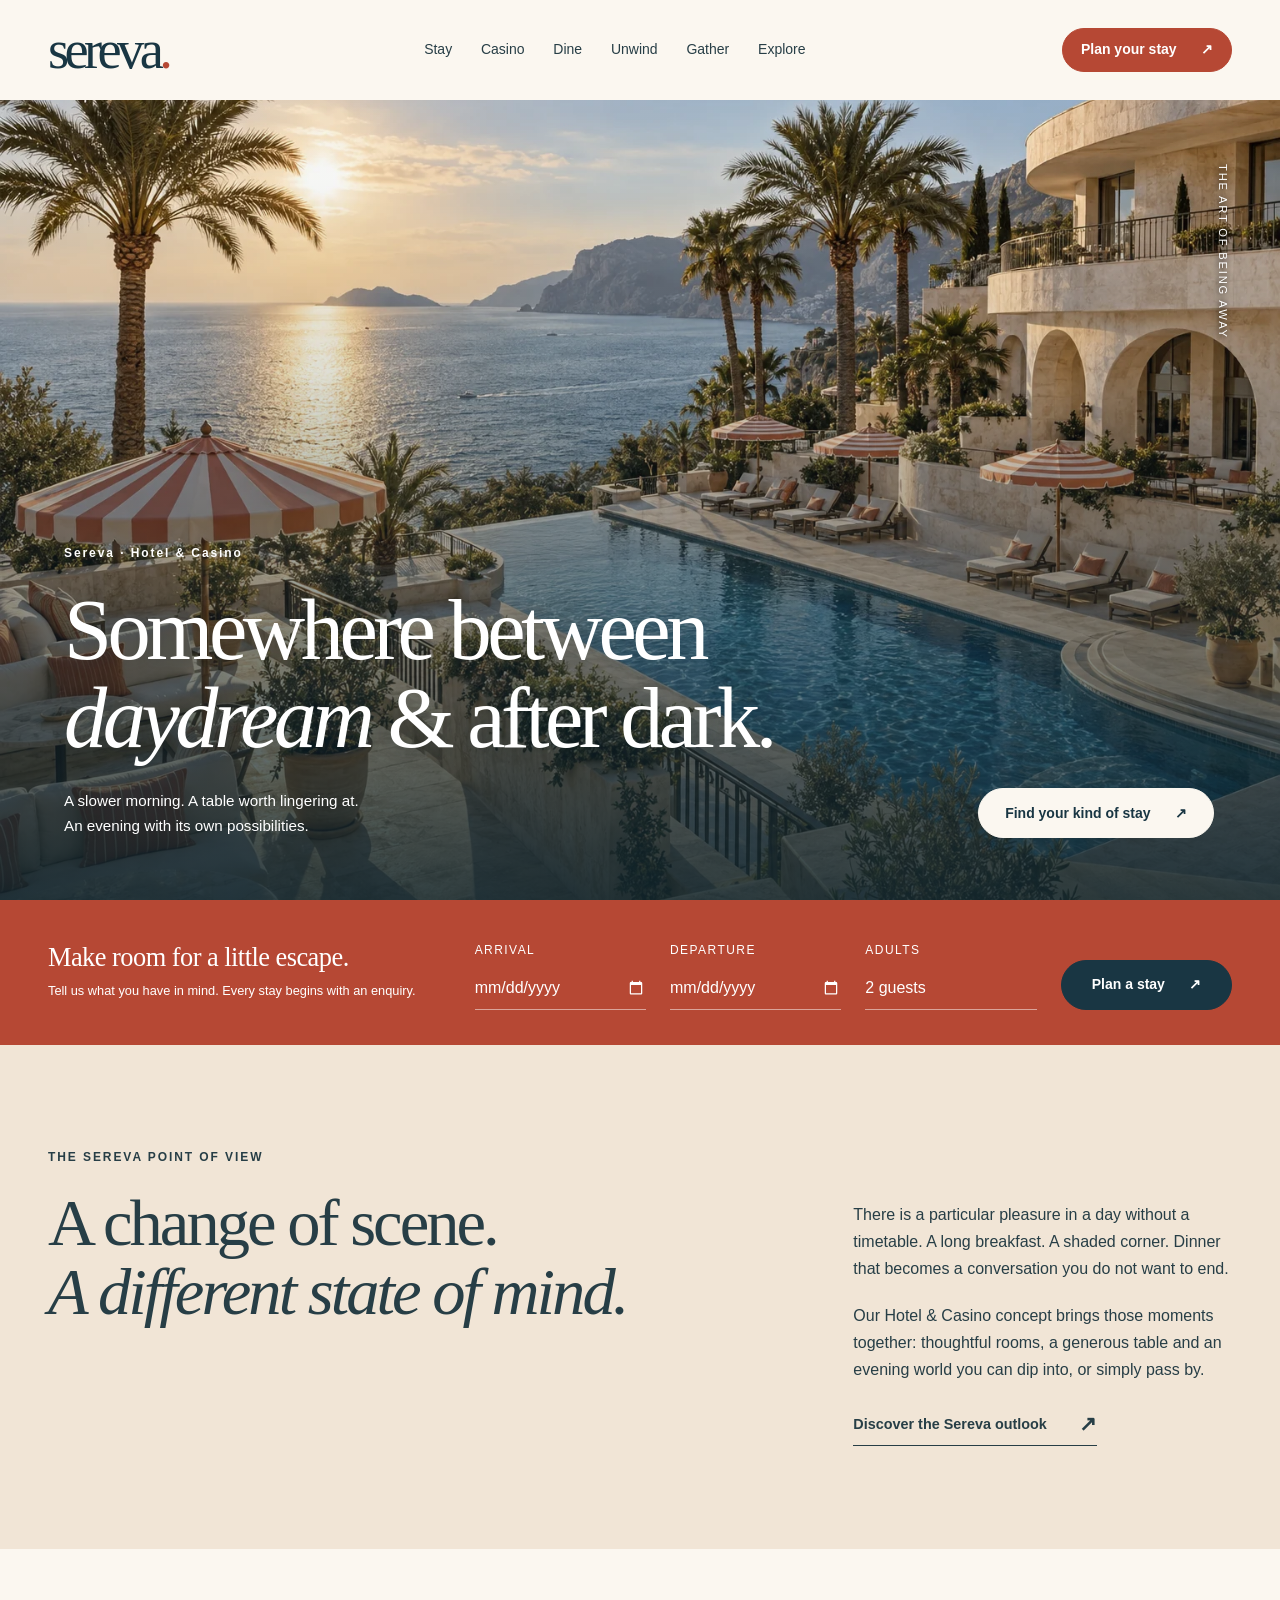
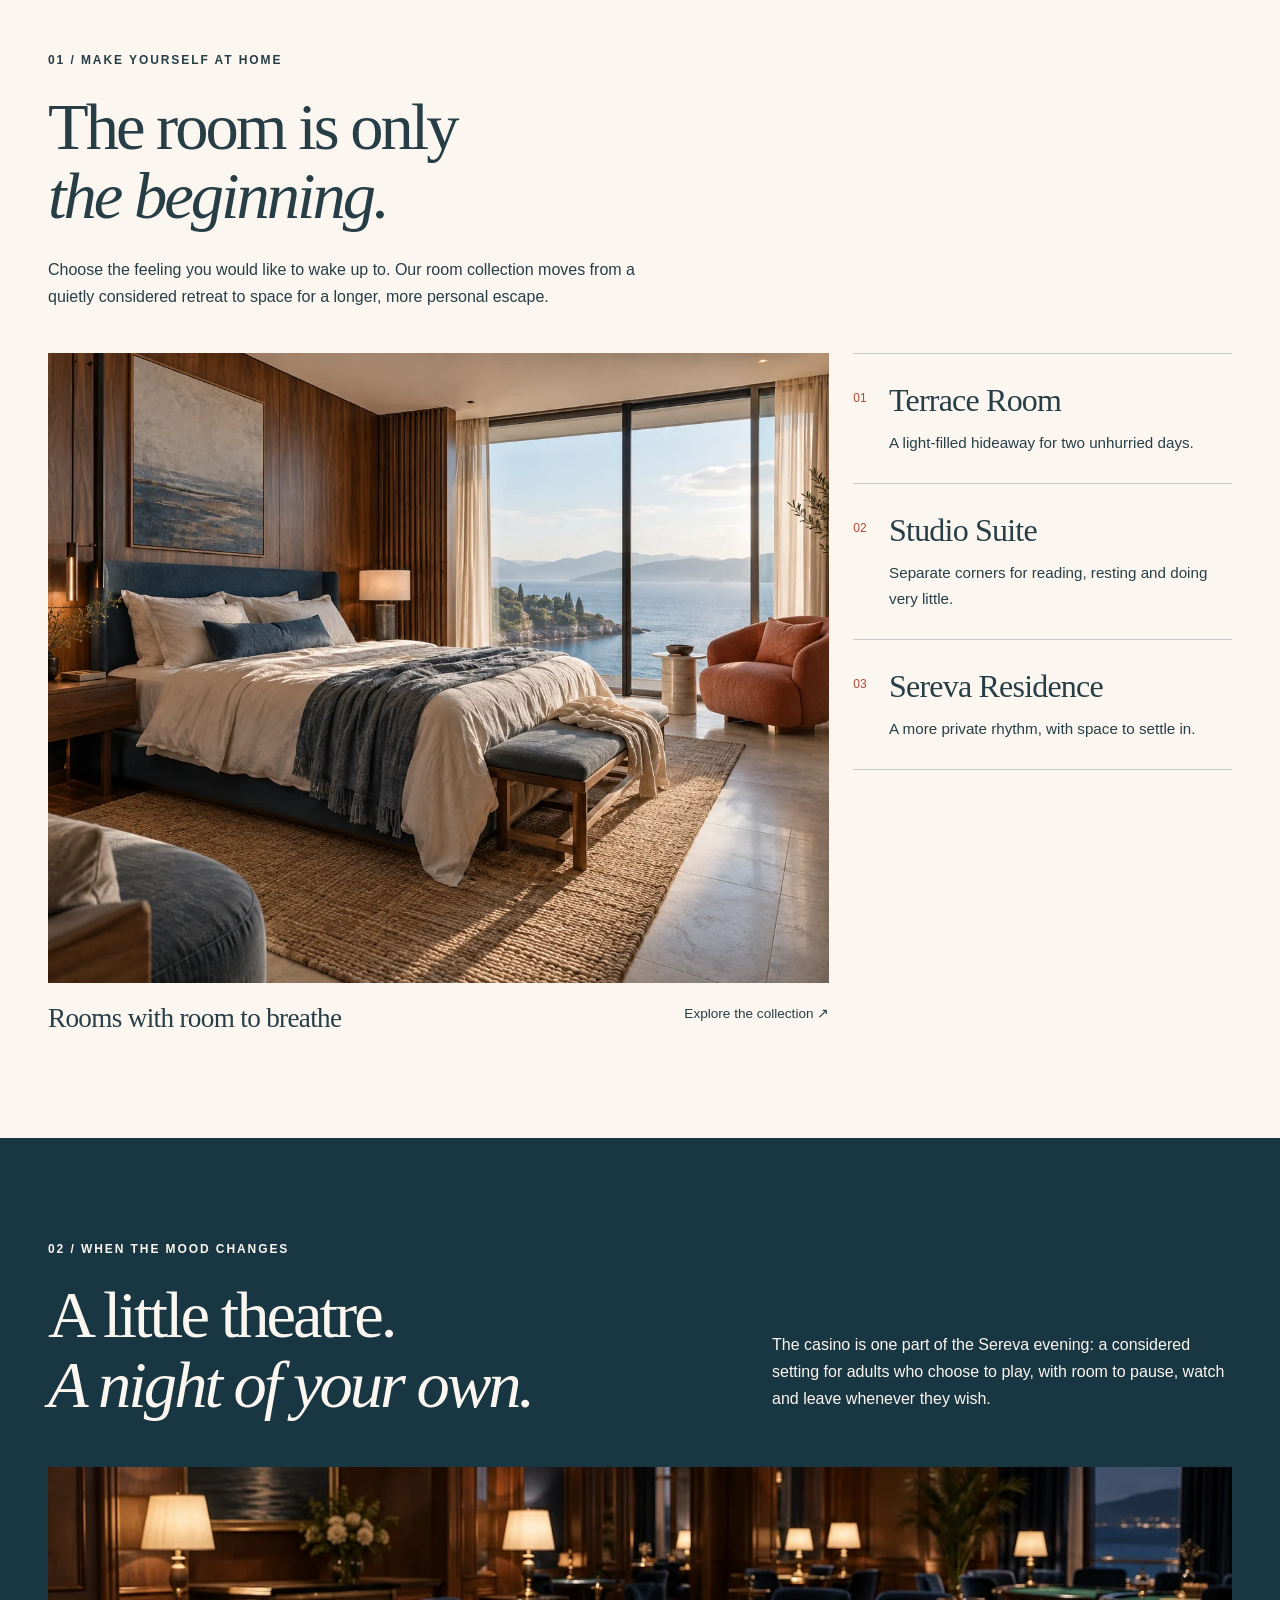
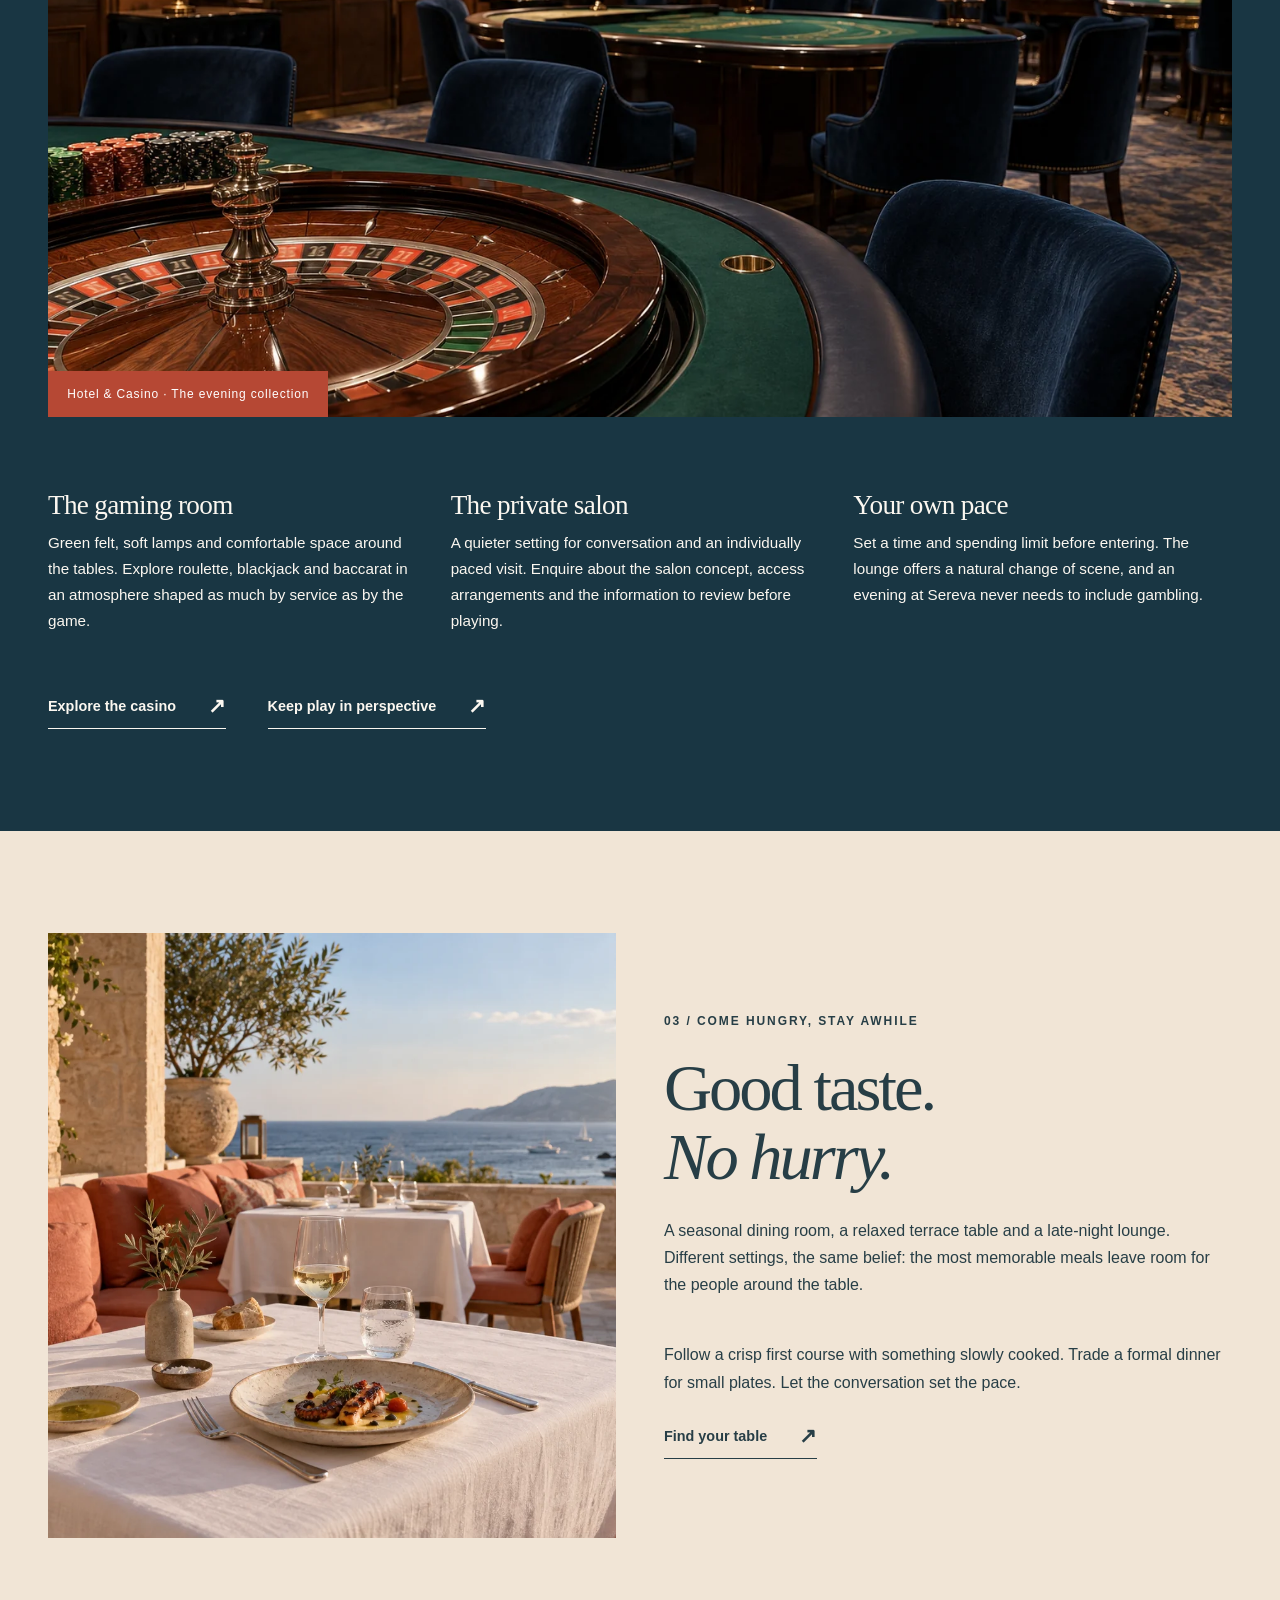
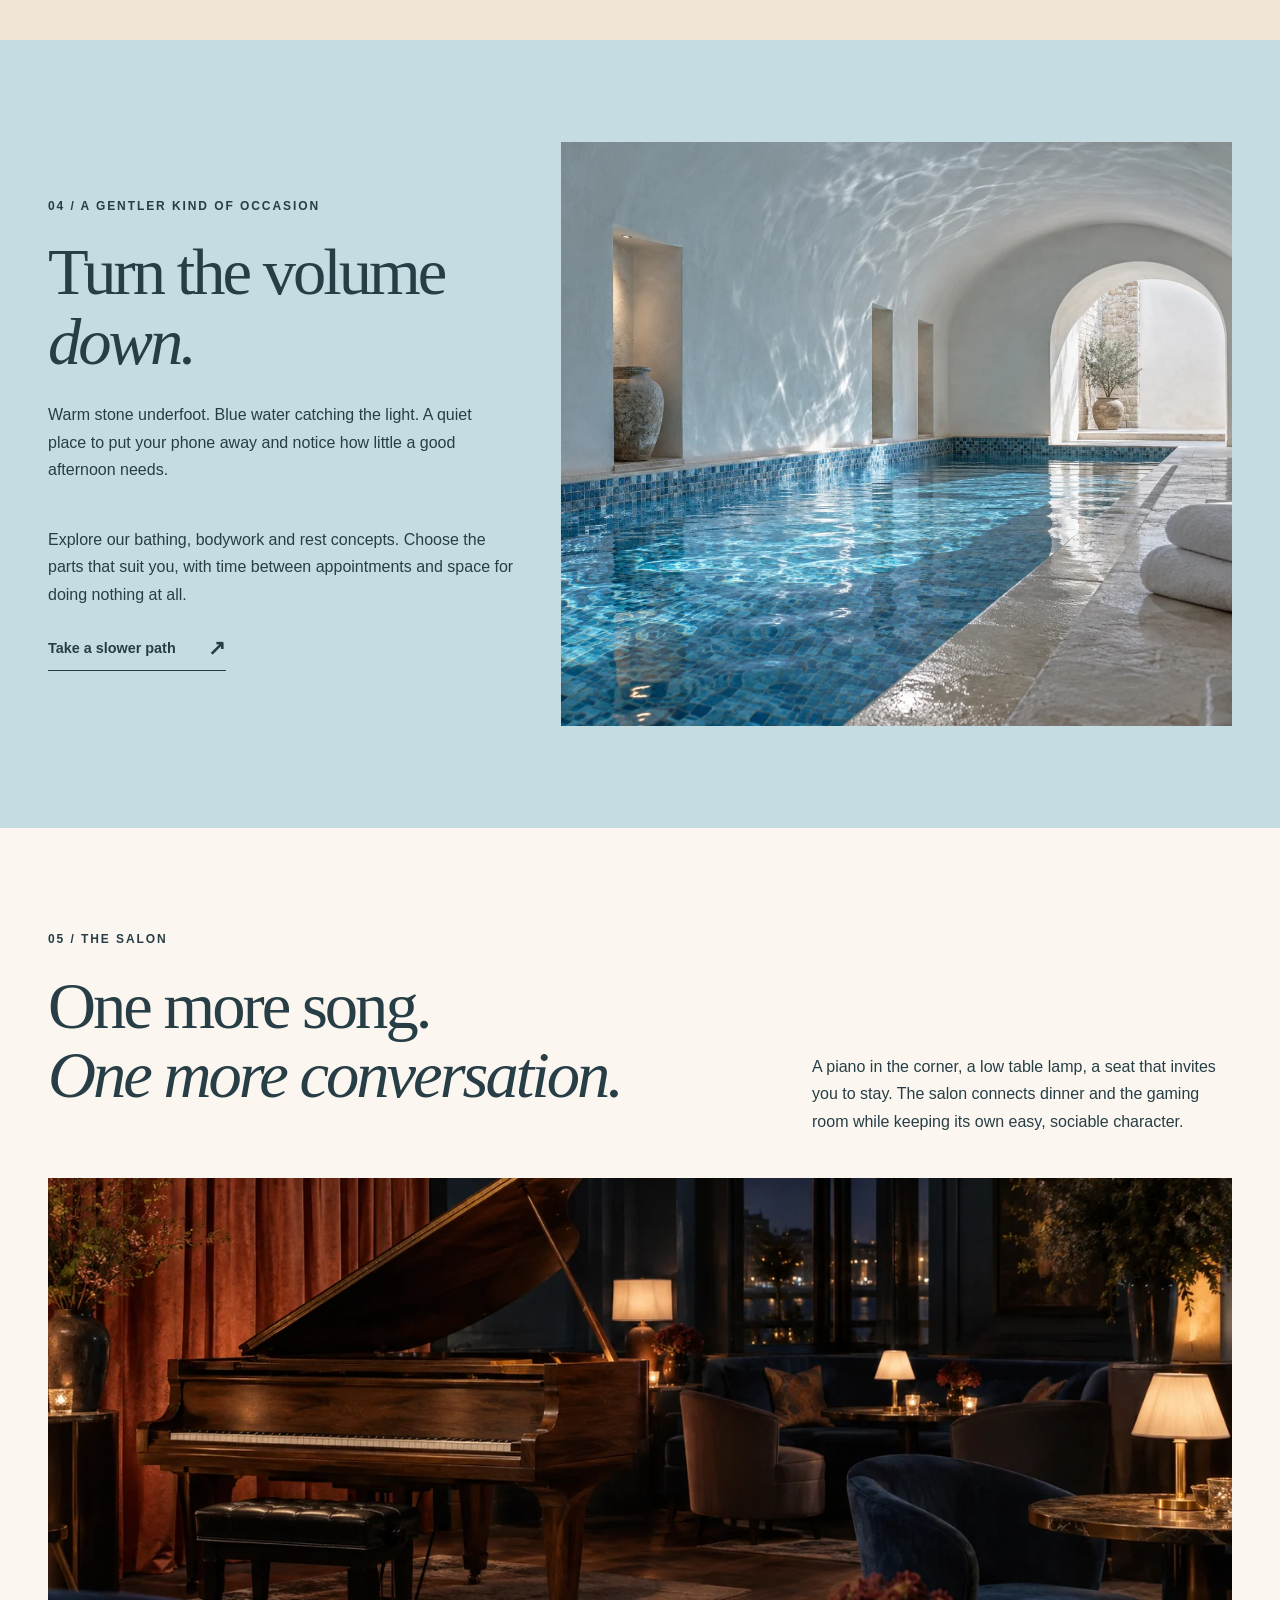
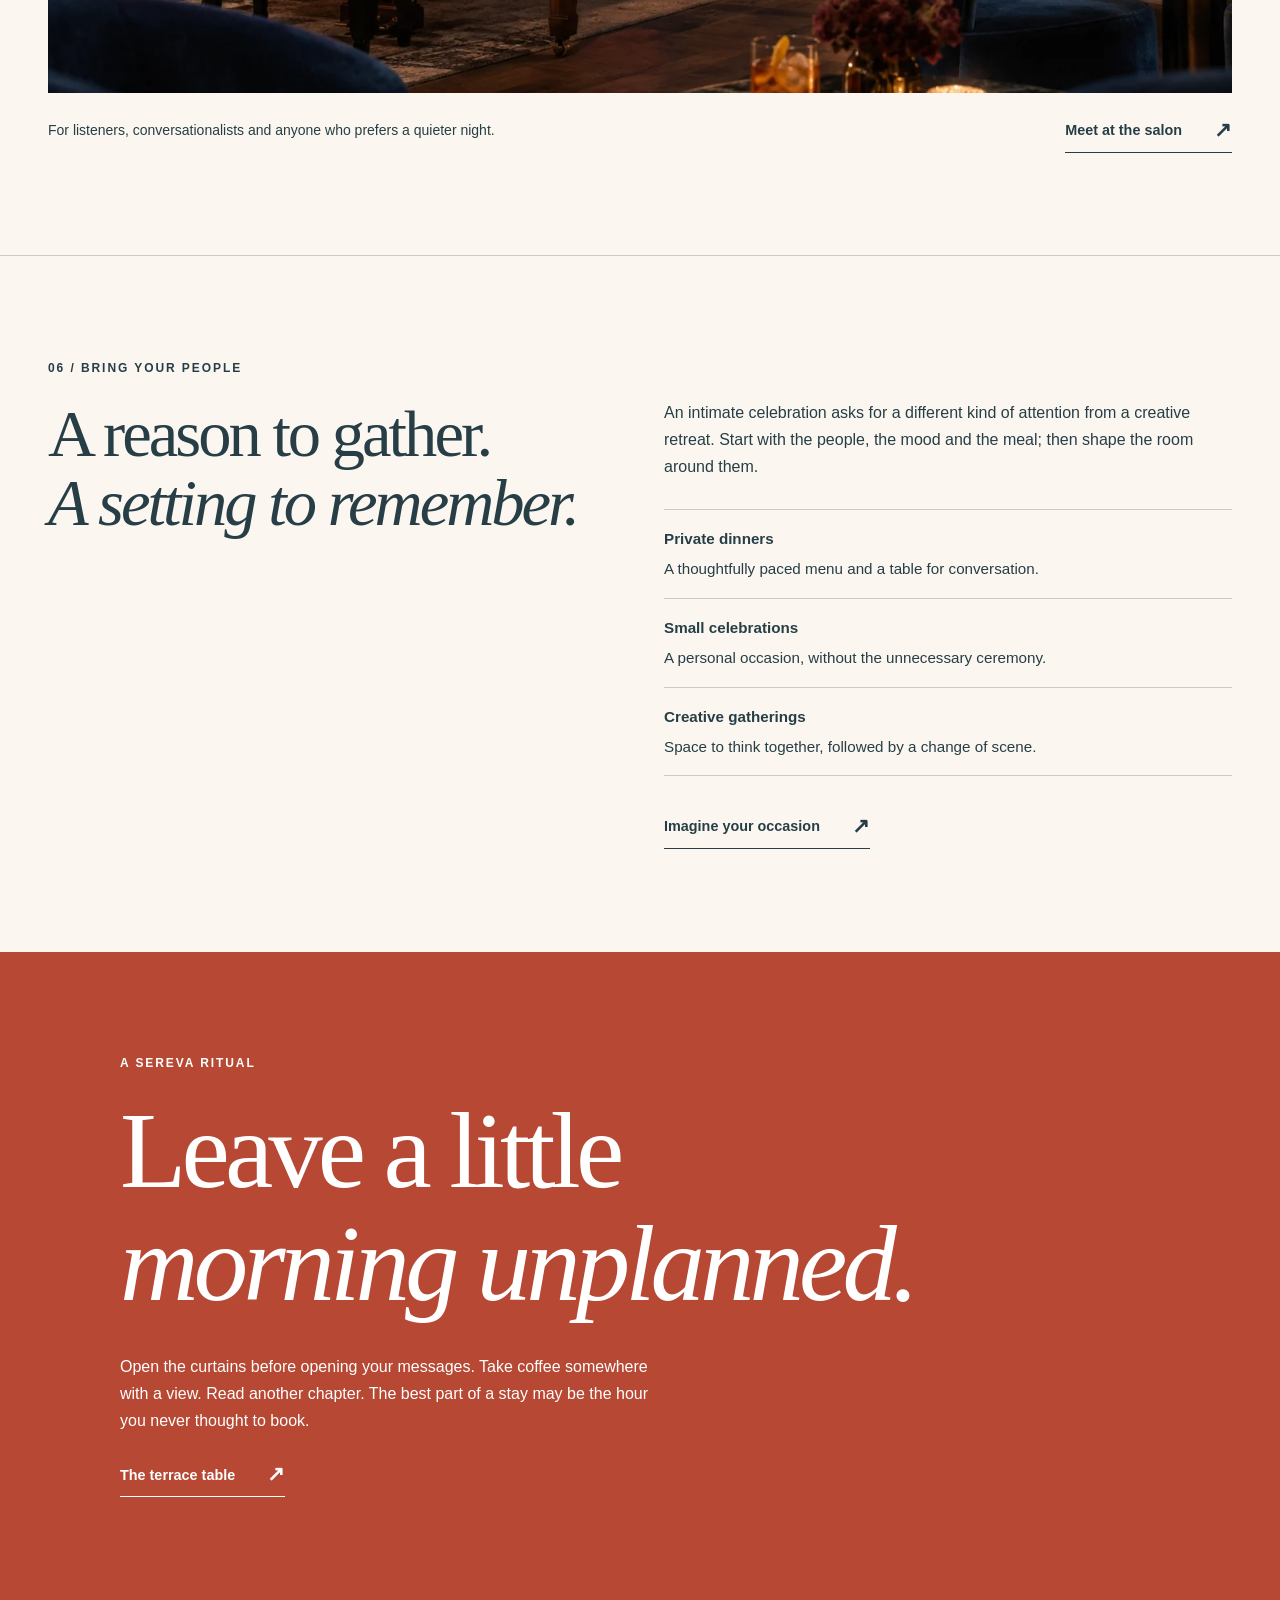
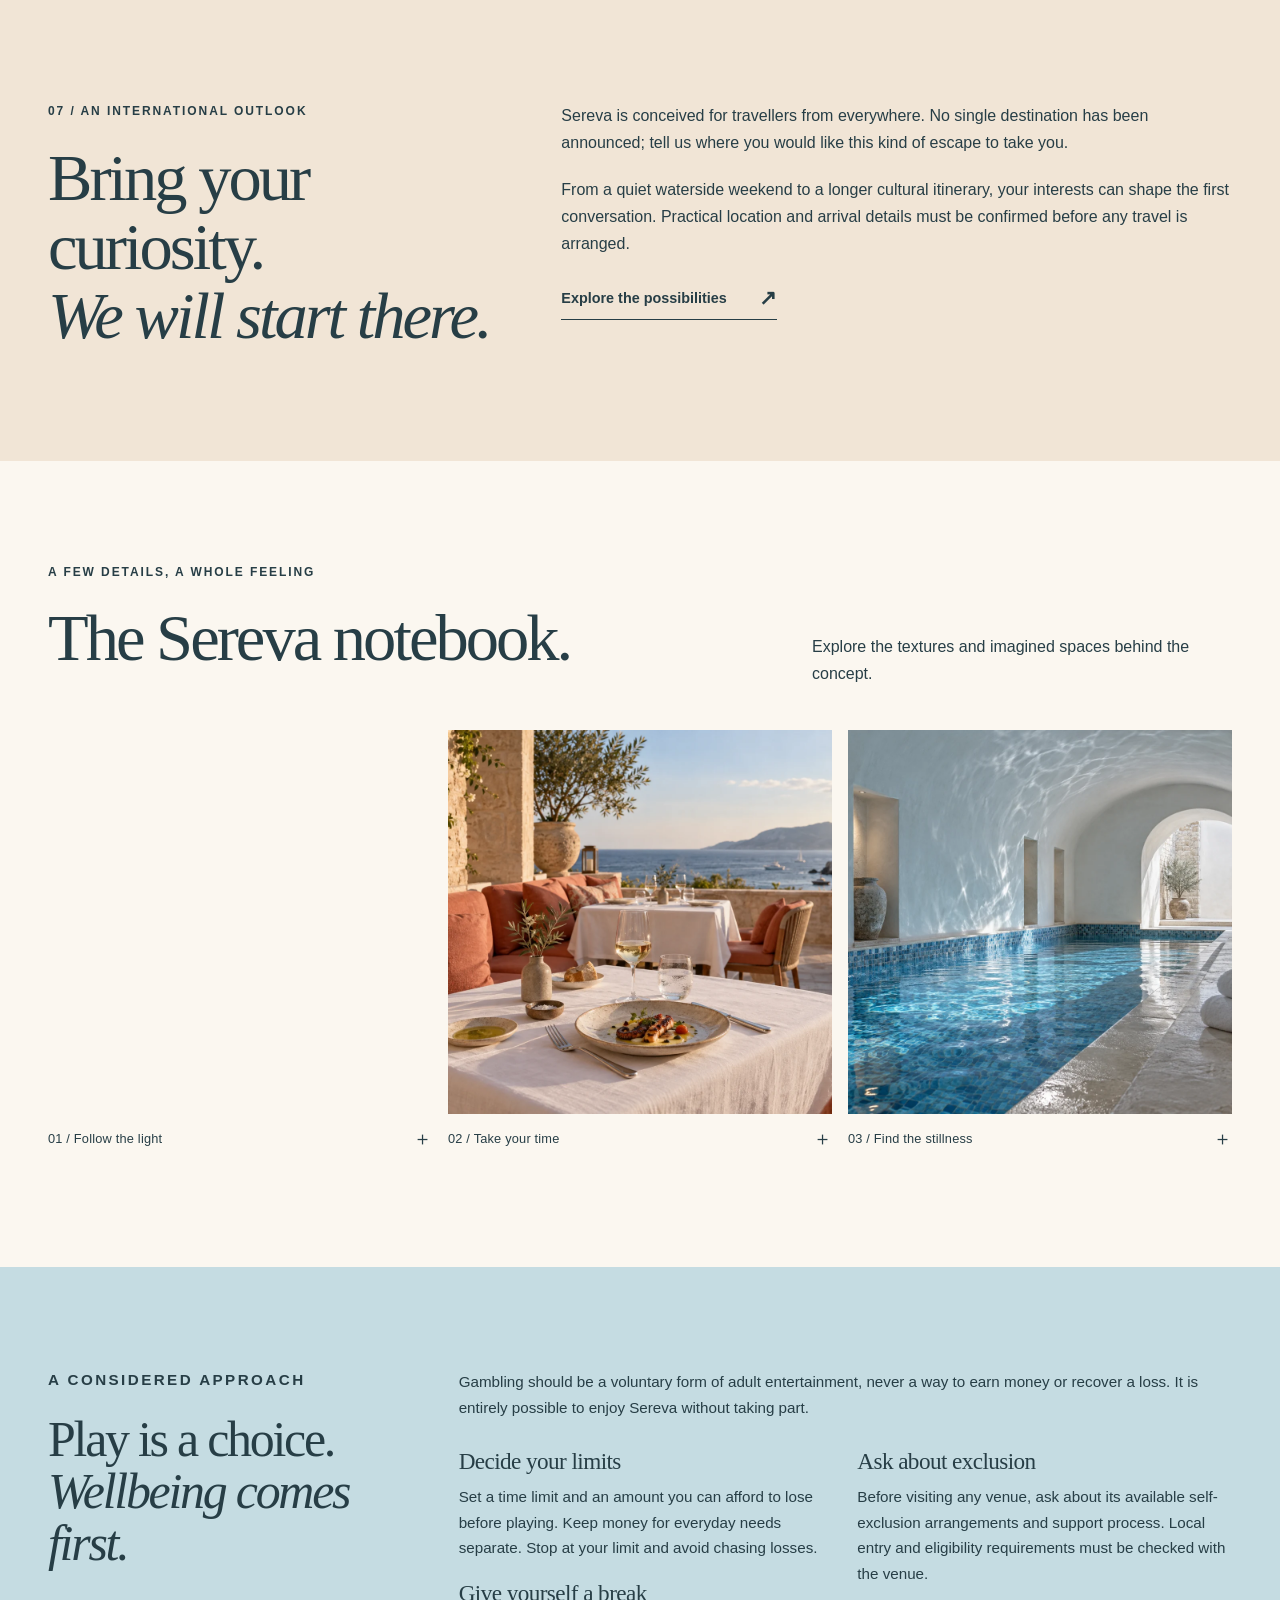
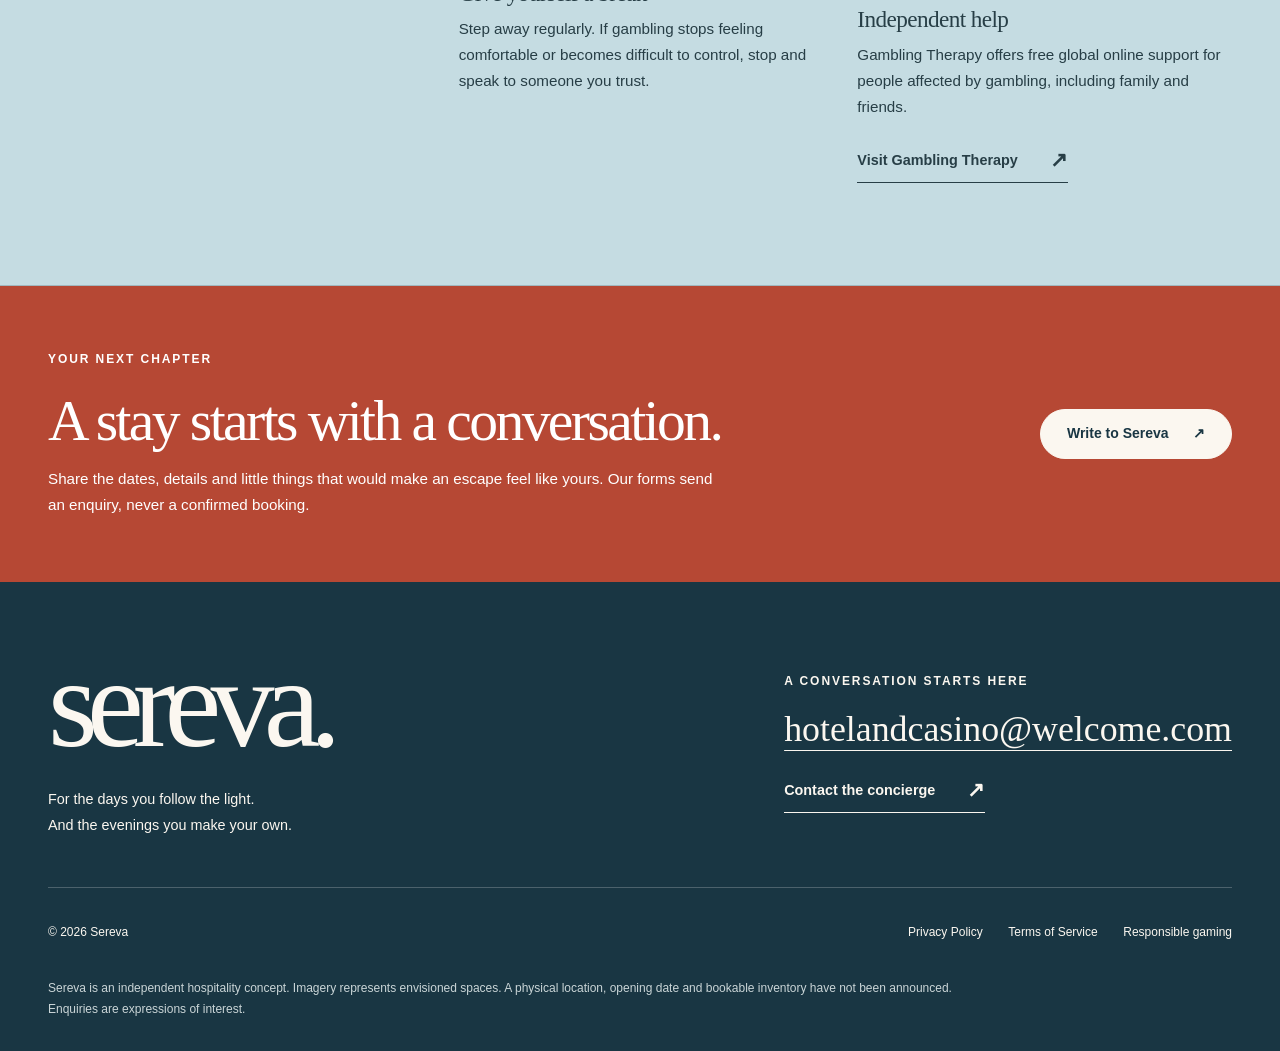
<file: index.html>
<!doctype html>
<html lang="en"><head><meta charset="utf-8"><meta name="viewport" content="width=device-width, initial-scale=1"><title>A different state of mind | Sereva</title>
  <script async src="https://www.googletagmanager.com/gtag/js?id=AW-18148570708"></script>
<script>
  window.dataLayer = window.dataLayer || [];
  function gtag(){dataLayer.push(arguments);}
  gtag('js', new Date());

  gtag('config', 'AW-18148570708');
</script>
  
  <meta name="description" content="Discover Sereva, an international hospitality concept bringing together considered stays, dining, wellness and an optional casino evening."><meta name="theme-color" content="#b64834"><link rel="stylesheet" href="assets/vendor/bootstrap/bootstrap.min.css"><link rel="stylesheet" href="assets/css/styles.css"><script src="assets/js/main.js" defer></script></head><body class="page-index"><a class="skip-link" href="#main">Skip to content</a><header class="site-header"><a class="wordmark" href="index.html" aria-label="Sereva home" aria-current="page">sereva<span class="wordmark-dot">.</span></a><nav class="desktop-nav" aria-label="Main navigation"><a href="rooms.html">Stay</a><a href="casino.html">Casino</a><a href="dining.html">Dine</a><a href="wellness.html">Unwind</a><a href="experiences.html">Gather</a><a href="destination.html">Explore</a></nav><a class="button button-small header-book" href="contact.html#reservation">Plan your stay <span aria-hidden="true">↗</span></a><details class="site-menu"><summary>Menu <span aria-hidden="true">+</span></summary><nav aria-label="Mobile navigation"><a href="index.html" aria-current="page">Home</a><a href="rooms.html">Stay</a><a href="casino.html">Casino</a><a href="dining.html">Dine</a><a href="wellness.html">Unwind</a><a href="experiences.html">Gather</a><a href="destination.html">Explore</a><a href="contact.html">Contact & reservations</a><a href="index.html#responsible-gaming">Responsible gaming</a></nav></details></header><main id="main"><section class="hero" aria-labelledby="hero-title"><img class="hero-image" src="assets/images/terrace.webp" srcset="assets/images/terrace-640.webp 640w, assets/images/terrace-960.webp 960w, assets/images/terrace.webp 1536w" sizes="100vw" width="1536" height="1024" alt="Sunlit modernist resort terrace with a blue pool, coral parasols and an open sea horizon" loading="eager" decoding="auto" fetchpriority="high"><div class="hero-shade"></div><div class="hero-copy"><p class="eyebrow">Sereva · Hotel &amp; Casino</p><h1 id="hero-title">Somewhere between<br><em>daydream</em> &amp; after dark.</h1><div class="hero-bottom"><p>A slower morning. A table worth lingering at.<br>An evening with its own possibilities.</p><a class="button button-light" href="rooms.html">Find your kind of stay<span aria-hidden="true">↗</span></a></div></div><span class="hero-side" aria-hidden="true">The art of being away</span></section>
<section class="planning-band" aria-labelledby="planner-title"><div class="container-wide"><div class="planner-caption"><h2 id="planner-title">Make room for a little escape.</h2><p>Tell us what you have in mind. Every stay begins with an enquiry.</p></div><form class="stay-planner" data-planner action="contact.html#reservation" method="get" id="stay-planner"><div><label for="plan-arrival">Arrival</label><input class="form-control" type="date" id="plan-arrival" name="arrival" aria-describedby="stay-planner-date-error"></div><div><label for="plan-departure">Departure</label><input class="form-control" type="date" id="plan-departure" name="departure" aria-describedby="stay-planner-date-error"></div><div><label for="plan-guests">Adults</label><select class="form-select" name="guests" id="plan-guests"><option value="1">1 guest</option><option value="2" selected>2 guests</option><option value="3">3 guests</option><option value="4">4 guests</option></select></div><button class="button button-dark" type="submit">Plan a stay <span aria-hidden="true">↗</span></button><p class="date-error" id="stay-planner-date-error" role="alert"></p></form></div></section>
<section class="intro-story section-pad"><div class="container-wide"><p class="eyebrow">The Sereva point of view</p><div class="row g-4"><div class="col-lg-8"><h2>A change of scene.<br><em>A different state of mind.</em></h2></div><div class="col-lg-4 story-copy"><p>There is a particular pleasure in a day without a timetable. A long breakfast. A shaded corner. Dinner that becomes a conversation you do not want to end.</p><p>Our Hotel &amp; Casino concept brings those moments together: thoughtful rooms, a generous table and an evening world you can dip into, or simply pass by.</p><a class="text-link" href="destination.html">Discover the Sereva outlook<span aria-hidden="true">↗</span></a></div></div></div></section>
<section class="stay-collection section-pad"><div class="container-wide"><div class="section-heading"><p class="eyebrow">01 / Make yourself at home</p><h2>The room is only<br><em>the beginning.</em></h2><p>Choose the feeling you would like to wake up to. Our room collection moves from a quietly considered retreat to space for a longer, more personal escape.</p></div><div class="row g-4"><div class="col-lg-8"><a class="photo-link" href="rooms.html"><img class="" src="assets/images/suite.webp" srcset="assets/images/suite-640.webp 640w, assets/images/suite.webp 1440w" sizes="(min-width: 992px) 60vw, 100vw" width="1440" height="960" alt="Linen bed and coral lounge chair in a walnut and marine blue suite" loading="lazy" decoding="async"><div class="photo-caption"><h3>Rooms with room to breathe</h3><span>Explore the collection ↗</span></div></a></div><div class="col-lg-4 room-index"><a href="rooms.html#terrace-room"><span>01</span><div><h3>Terrace Room</h3><p>A light-filled hideaway for two unhurried days.</p></div></a><a href="rooms.html#studio-suite"><span>02</span><div><h3>Studio Suite</h3><p>Separate corners for reading, resting and doing very little.</p></div></a><a href="rooms.html#residence"><span>03</span><div><h3>Sereva Residence</h3><p>A more private rhythm, with space to settle in.</p></div></a></div></div></div></section>
<section class="evening-section section-pad"><div class="container-wide"><div class="evening-header"><p class="eyebrow">02 / When the mood changes</p><h2>A little theatre.<br><em>A night of your own.</em></h2><p>The casino is one part of the Sereva evening: a considered setting for adults who choose to play, with room to pause, watch and leave whenever they wish.</p></div><div class="casino-photo"><img class="" src="assets/images/casino.webp" srcset="assets/images/casino-640.webp 640w, assets/images/casino.webp 1440w" sizes="(min-width: 992px) 60vw, 100vw" width="1440" height="960" alt="Roulette wheel and green felt tables in a softly lit casino with walnut panelling" loading="lazy" decoding="async"><span class="image-label">Hotel &amp; Casino · The evening collection</span></div><div class="row g-4 evening-details"><div class="col-md-4"><h3>The gaming room</h3><p>Green felt, soft lamps and comfortable space around the tables. Explore roulette, blackjack and baccarat in an atmosphere shaped as much by service as by the game.</p></div><div class="col-md-4"><h3>The private salon</h3><p>A quieter setting for conversation and an individually paced visit. Enquire about the salon concept, access arrangements and the information to review before playing.</p></div><div class="col-md-4"><h3>Your own pace</h3><p>Set a time and spending limit before entering. The lounge offers a natural change of scene, and an evening at Sereva never needs to include gambling.</p></div></div><div class="inline-actions"><a class="text-link" href="casino.html">Explore the casino<span aria-hidden="true">↗</span></a><a class="text-link" href="#responsible-gaming">Keep play in perspective<span aria-hidden="true">↗</span></a></div></div></section>
<section class="dining-preview section-pad"><div class="container-wide"><div class="row g-5 align-items-center"><div class="col-md-6"><img class="" src="assets/images/dining.webp" srcset="assets/images/dining-640.webp 640w, assets/images/dining.webp 1440w" sizes="(min-width: 992px) 60vw, 100vw" width="1440" height="960" alt="Restaurant terrace with white table linens and coral seating" loading="lazy" decoding="async"></div><div class="col-md-6"><div class="section-heading"><p class="eyebrow">03 / Come hungry, stay awhile</p><h2>Good taste.<br><em>No hurry.</em></h2><p>A seasonal dining room, a relaxed terrace table and a late-night lounge. Different settings, the same belief: the most memorable meals leave room for the people around the table.</p></div><p>Follow a crisp first course with something slowly cooked. Trade a formal dinner for small plates. Let the conversation set the pace.</p><a class="text-link" href="dining.html">Find your table<span aria-hidden="true">↗</span></a></div></div></div></section>
<section class="wellness-preview section-pad"><div class="container-wide"><div class="row g-5 align-items-center"><div class="col-lg-5"><div class="section-heading"><p class="eyebrow">04 / A gentler kind of occasion</p><h2>Turn the volume<br><em>down.</em></h2><p>Warm stone underfoot. Blue water catching the light. A quiet place to put your phone away and notice how little a good afternoon needs.</p></div><p>Explore our bathing, bodywork and rest concepts. Choose the parts that suit you, with time between appointments and space for doing nothing at all.</p><a class="text-link" href="wellness.html">Take a slower path<span aria-hidden="true">↗</span></a></div><div class="col-lg-7"><img class="" src="assets/images/spa.webp" srcset="assets/images/spa-640.webp 640w, assets/images/spa.webp 1440w" sizes="(min-width: 992px) 60vw, 100vw" width="1440" height="960" alt="Blue mosaic bathing pool beneath curved white plaster vaults" loading="lazy" decoding="async"></div></div></div></section>
<section class="salon-preview section-pad"><div class="container-wide"><div class="section-row"><div class="section-heading"><p class="eyebrow">05 / The salon</p><h2>One more song.<br><em>One more conversation.</em></h2></div><p>A piano in the corner, a low table lamp, a seat that invites you to stay. The salon connects dinner and the gaming room while keeping its own easy, sociable character.</p></div><img class="" src="assets/images/salon.webp" srcset="assets/images/salon-640.webp 640w, assets/images/salon.webp 1440w" sizes="(min-width: 992px) 60vw, 100vw" width="1440" height="960" alt="Walnut piano and marine blue chairs in an intimate evening lounge" loading="lazy" decoding="async"><div class="caption-row"><p>For listeners, conversationalists and anyone who prefers a quieter night.</p><a class="text-link" href="experiences.html#salon">Meet at the salon<span aria-hidden="true">↗</span></a></div></div></section>
<section class="gatherings-preview section-pad"><div class="container-wide"><p class="eyebrow">06 / Bring your people</p><div class="row g-5"><div class="col-lg-6"><h2>A reason to gather.<br><em>A setting to remember.</em></h2></div><div class="col-lg-6"><p>An intimate celebration asks for a different kind of attention from a creative retreat. Start with the people, the mood and the meal; then shape the room around them.</p><div class="mini-list"><p><span>Private dinners</span> A thoughtfully paced menu and a table for conversation.</p><p><span>Small celebrations</span> A personal occasion, without the unnecessary ceremony.</p><p><span>Creative gatherings</span> Space to think together, followed by a change of scene.</p></div><a class="text-link" href="experiences.html#gatherings">Imagine your occasion<span aria-hidden="true">↗</span></a></div></div></div></section>
<section class="morning-band section-pad"><div class="container-wide"><p class="eyebrow">A Sereva ritual</p><h2>Leave a little<br><em>morning unplanned.</em></h2><p>Open the curtains before opening your messages. Take coffee somewhere with a view. Read another chapter. The best part of a stay may be the hour you never thought to book.</p><a class="text-link" href="dining.html#terrace">The terrace table<span aria-hidden="true">↗</span></a></div></section>
<section class="destination-preview section-pad"><div class="container-wide"><div class="row g-5"><div class="col-md-5"><p class="eyebrow">07 / An international outlook</p><h2>Bring your curiosity.<br><em>We will start there.</em></h2></div><div class="col-md-7"><p>Sereva is conceived for travellers from everywhere. No single destination has been announced; tell us where you would like this kind of escape to take you.</p><p>From a quiet waterside weekend to a longer cultural itinerary, your interests can shape the first conversation. Practical location and arrival details must be confirmed before any travel is arranged.</p><a class="text-link" href="destination.html">Explore the possibilities<span aria-hidden="true">↗</span></a></div></div></div></section>
<section class="gallery-section section-pad"><div class="container-wide"><div class="section-row"><div class="section-heading"><p class="eyebrow">A few details, a whole feeling</p><h2>The Sereva notebook.</h2></div><p>Explore the textures and imagined spaces behind the concept.</p></div><div class="row g-3"><div class="col-md-4"><a class="gallery-item" data-gallery data-caption="01 / Follow the light" href="assets/images/terrace.webp"><img class="" src="assets/images/terrace.webp" srcset="assets/images/terrace-640.webp 640w, assets/images/terrace-960.webp 960w, assets/images/terrace.webp 1536w" sizes="(min-width: 992px) 60vw, 100vw" width="1536" height="1024" alt="Sunlit pool terrace with coral parasols" loading="lazy" decoding="async"><span>01 / Follow the light<b aria-hidden="true">＋</b></span></a></div><div class="col-md-4"><a class="gallery-item" data-gallery data-caption="02 / Take your time" href="assets/images/dining.webp"><img class="" src="assets/images/dining.webp" srcset="assets/images/dining-640.webp 640w, assets/images/dining.webp 1440w" sizes="(min-width: 992px) 60vw, 100vw" width="1440" height="960" alt="Thoughtfully set restaurant table" loading="lazy" decoding="async"><span>02 / Take your time<b aria-hidden="true">＋</b></span></a></div><div class="col-md-4"><a class="gallery-item" data-gallery data-caption="03 / Find the stillness" href="assets/images/spa.webp"><img class="" src="assets/images/spa.webp" srcset="assets/images/spa-640.webp 640w, assets/images/spa.webp 1440w" sizes="(min-width: 992px) 60vw, 100vw" width="1440" height="960" alt="Quiet blue mosaic bathing pool" loading="lazy" decoding="async"><span>03 / Find the stillness<b aria-hidden="true">＋</b></span></a></div></div></div><dialog id="gallery-dialog" aria-labelledby="gallery-caption"><button class="dialog-close" data-close-dialog type="button" aria-label="Close image">×</button><img id="gallery-image" src="assets/images/terrace.webp" width="1536" height="1024" alt="" loading="lazy" decoding="async"><p id="gallery-caption"></p></dialog></section>
<section class="responsible-band section-pad" id="responsible-gaming"><div class="container-wide"><div class="row g-5"><div class="col-lg-4"><p class="eyebrow">A considered approach</p><h2>Play is a choice.<br><em>Wellbeing comes first.</em></h2></div><div class="col-lg-8"><p>Gambling should be a voluntary form of adult entertainment, never a way to earn money or recover a loss. It is entirely possible to enjoy Sereva without taking part.</p><div class="row g-4"><div class="col-md-6"><h3>Decide your limits</h3><p>Set a time limit and an amount you can afford to lose before playing. Keep money for everyday needs separate. Stop at your limit and avoid chasing losses.</p><h3>Give yourself a break</h3><p>Step away regularly. If gambling stops feeling comfortable or becomes difficult to control, stop and speak to someone you trust.</p></div><div class="col-md-6"><h3>Ask about exclusion</h3><p>Before visiting any venue, ask about its available self-exclusion arrangements and support process. Local entry and eligibility requirements must be checked with the venue.</p><h3>Independent help</h3><p>Gambling Therapy offers free global online support for people affected by gambling, including family and friends.</p><a class="text-link" href="https://gamblingtherapy.org/talk-to-us/">Visit Gambling Therapy<span aria-hidden="true">↗</span></a></div></div></div></div></div></section><section class="cta-band"><div class="container-wide"><div><p class="eyebrow">Your next chapter</p><h2>A stay starts with a conversation.</h2><p>Share the dates, details and little things that would make an escape feel like yours. Our forms send an enquiry, never a confirmed booking.</p></div><a class="button button-light" href="contact.html">Write to Sereva<span aria-hidden="true">↗</span></a></div></section></main><footer class="site-footer"><div class="container-wide"><div class="footer-top"><div><a class="footer-wordmark" href="index.html" aria-current="page">sereva.</a><p>For the days you follow the light.<br>And the evenings you make your own.</p></div><div class="footer-contact"><span class="eyebrow">A conversation starts here</span><a class="email-link" href="mailto:hotelandcasino%40welcome.com">hotelandcasino@welcome.com</a><a class="text-link" href="contact.html">Contact the concierge<span aria-hidden="true">↗</span></a></div></div><div class="footer-bottom"><p>© 2026 Sereva</p><nav aria-label="Footer navigation"><a href="privacy.html">Privacy Policy</a><a href="terms.html">Terms of Service</a><a href="index.html#responsible-gaming">Responsible gaming</a></nav></div><p class="concept-note">Sereva is an independent hospitality concept. Imagery represents envisioned spaces. A physical location, opening date and bookable inventory have not been announced. Enquiries are expressions of interest.</p></div></footer></body></html>
</file>
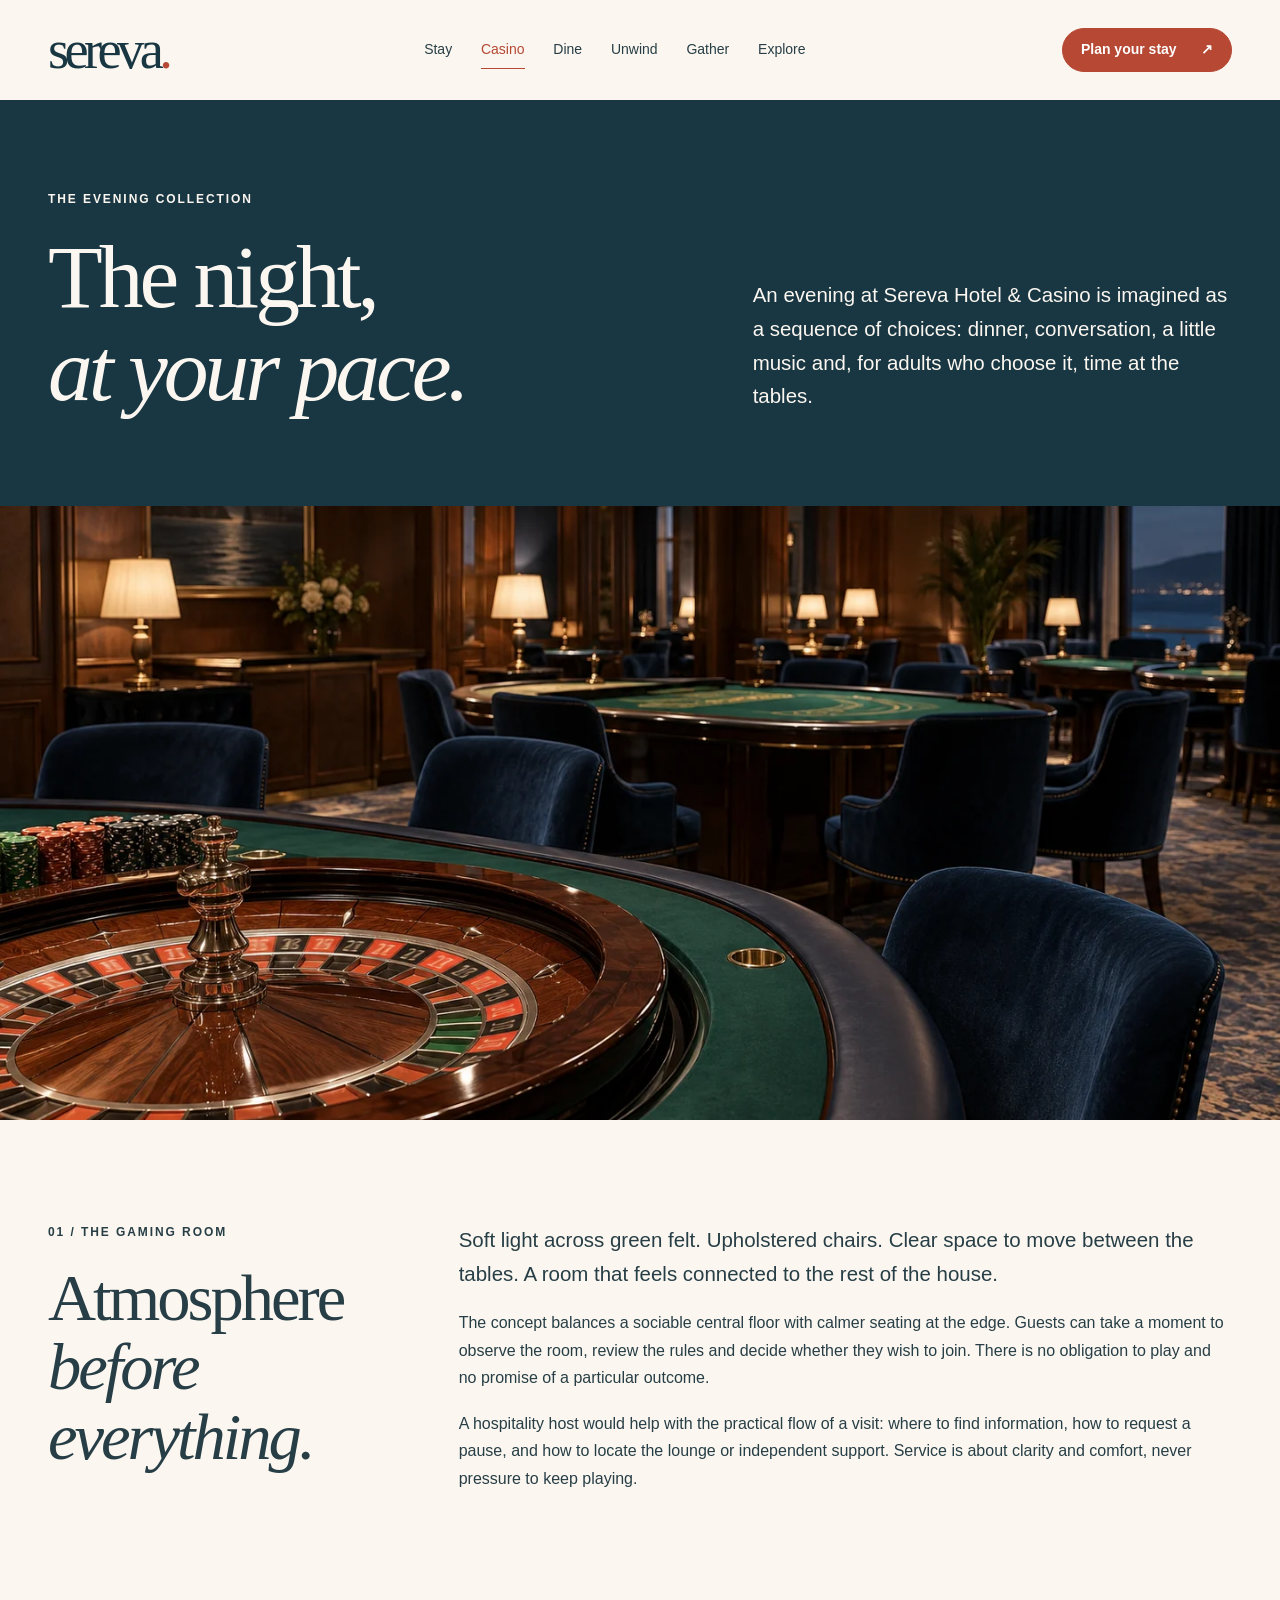
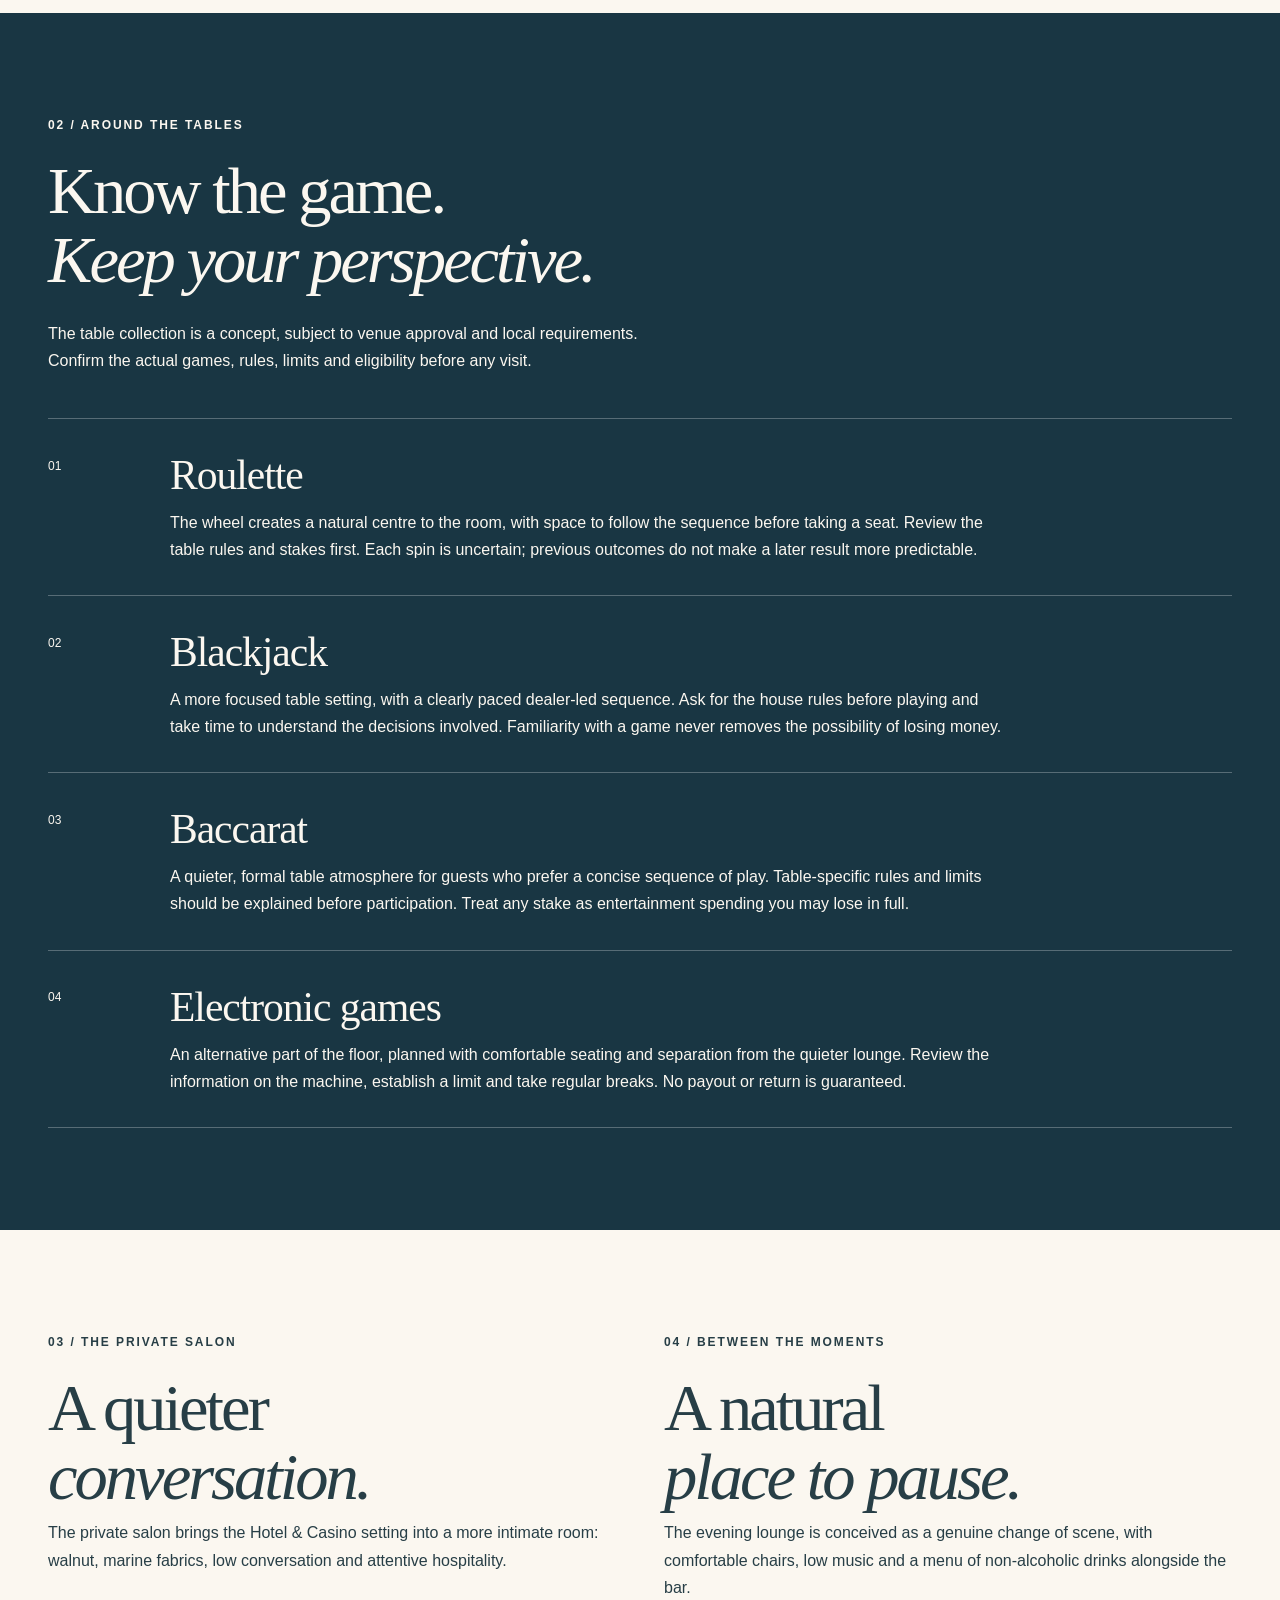
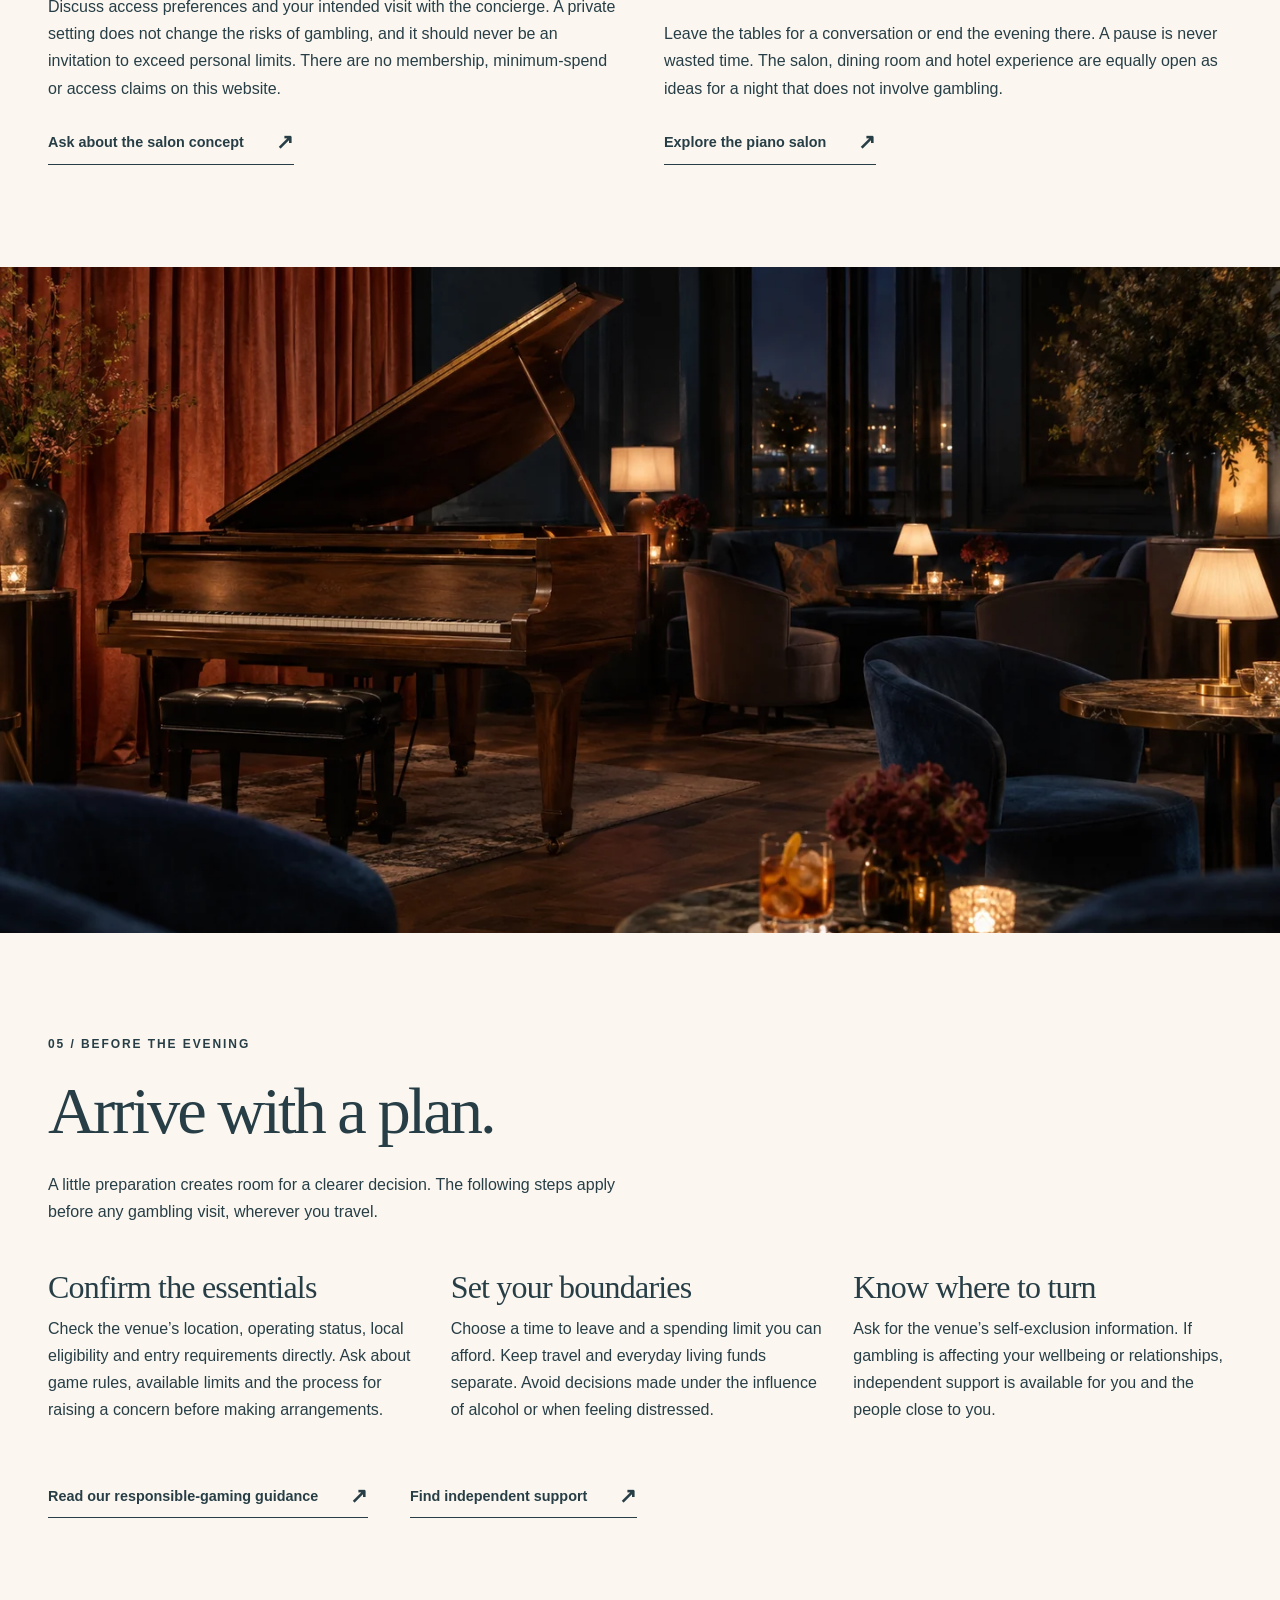
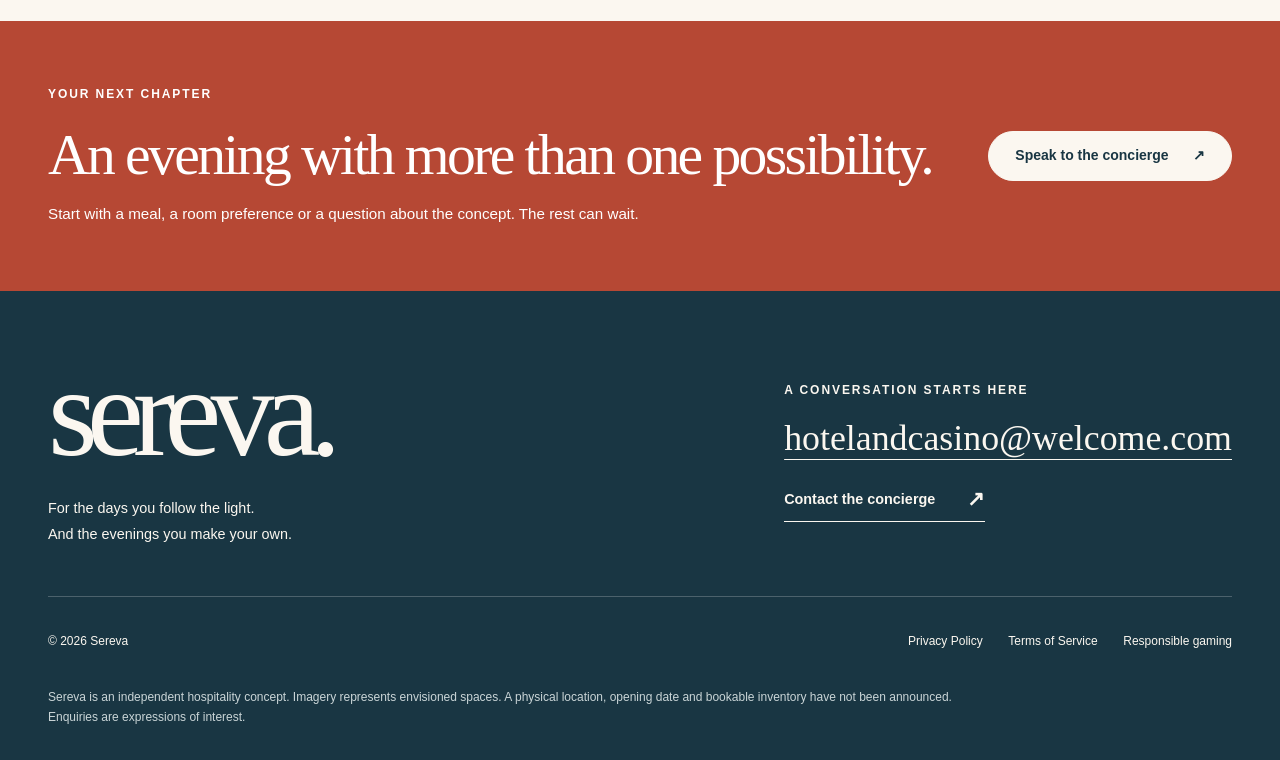
<file: casino.html>
<!doctype html>
<html lang="en"><head><meta charset="utf-8"><meta name="viewport" content="width=device-width, initial-scale=1"><title>An evening at your pace | Sereva</title><meta name="description" content="Explore Sereva’s gaming room, private salon and evening lounge, with clear responsible-gaming guidance and an entirely optional approach to play."><meta name="theme-color" content="#b64834"><link rel="stylesheet" href="assets/vendor/bootstrap/bootstrap.min.css"><link rel="stylesheet" href="assets/css/styles.css"><script src="assets/js/main.js" defer></script></head><body class="page-casino"><a class="skip-link" href="#main">Skip to content</a><header class="site-header"><a class="wordmark" href="index.html" aria-label="Sereva home">sereva<span class="wordmark-dot">.</span></a><nav class="desktop-nav" aria-label="Main navigation"><a href="rooms.html">Stay</a><a href="casino.html" aria-current="page">Casino</a><a href="dining.html">Dine</a><a href="wellness.html">Unwind</a><a href="experiences.html">Gather</a><a href="destination.html">Explore</a></nav><a class="button button-small header-book" href="contact.html#reservation">Plan your stay <span aria-hidden="true">↗</span></a><details class="site-menu"><summary>Menu <span aria-hidden="true">+</span></summary><nav aria-label="Mobile navigation"><a href="index.html">Home</a><a href="rooms.html">Stay</a><a href="casino.html" aria-current="page">Casino</a><a href="dining.html">Dine</a><a href="wellness.html">Unwind</a><a href="experiences.html">Gather</a><a href="destination.html">Explore</a><a href="contact.html">Contact & reservations</a><a href="index.html#responsible-gaming">Responsible gaming</a></nav></details></header><main id="main"><section class="page-intro"><div class="container-wide"><p class="eyebrow">The evening collection</p><div class="row g-4 align-items-end"><div class="col-lg-7"><h1>The night,<br><em>at your pace.</em></h1></div><div class="col-lg-5"><p class="lead-copy">An evening at Sereva Hotel &amp; Casino is imagined as a sequence of choices: dinner, conversation, a little music and, for adults who choose it, time at the tables.</p></div></div></div></section><div class="page-photo"><img class="" src="assets/images/casino.webp" srcset="assets/images/casino-640.webp 640w, assets/images/casino.webp 1440w" sizes="100vw" width="1440" height="960" alt="An elegant casino gaming floor with roulette, green felt tables and marine upholstered chairs" loading="eager" decoding="auto" fetchpriority="high"></div><section class="section-pad"><div class="container-wide"><div class="row g-5"><div class="col-lg-4"><p class="eyebrow">01 / The gaming room</p><h2>Atmosphere<br><em>before everything.</em></h2></div><div class="col-lg-8"><p class="lead-copy">Soft light across green felt. Upholstered chairs. Clear space to move between the tables. A room that feels connected to the rest of the house.</p><p>The concept balances a sociable central floor with calmer seating at the edge. Guests can take a moment to observe the room, review the rules and decide whether they wish to join. There is no obligation to play and no promise of a particular outcome.</p><p>A hospitality host would help with the practical flow of a visit: where to find information, how to request a pause, and how to locate the lounge or independent support. Service is about clarity and comfort, never pressure to keep playing.</p></div></div></div></section>
<section class="marine-band section-pad"><div class="container-wide"><div class="section-heading"><p class="eyebrow">02 / Around the tables</p><h2>Know the game.<br><em>Keep your perspective.</em></h2><p>The table collection is a concept, subject to venue approval and local requirements. Confirm the actual games, rules, limits and eligibility before any visit.</p></div><article class="offering"><span class="offering-number">01</span><div><h3>Roulette</h3><p>The wheel creates a natural centre to the room, with space to follow the sequence before taking a seat. Review the table rules and stakes first. Each spin is uncertain; previous outcomes do not make a later result more predictable.</p></div></article><article class="offering"><span class="offering-number">02</span><div><h3>Blackjack</h3><p>A more focused table setting, with a clearly paced dealer-led sequence. Ask for the house rules before playing and take time to understand the decisions involved. Familiarity with a game never removes the possibility of losing money.</p></div></article><article class="offering"><span class="offering-number">03</span><div><h3>Baccarat</h3><p>A quieter, formal table atmosphere for guests who prefer a concise sequence of play. Table-specific rules and limits should be explained before participation. Treat any stake as entertainment spending you may lose in full.</p></div></article><article class="offering"><span class="offering-number">04</span><div><h3>Electronic games</h3><p>An alternative part of the floor, planned with comfortable seating and separation from the quieter lounge. Review the information on the machine, establish a limit and take regular breaks. No payout or return is guaranteed.</p></div></article></div></section><section class="section-pad"><div class="container-wide"><div class="row g-5"><div class="col-md-6"><p class="eyebrow">03 / The private salon</p><h2>A quieter<br><em>conversation.</em></h2><p>The private salon brings the Hotel &amp; Casino setting into a more intimate room: walnut, marine fabrics, low conversation and attentive hospitality.</p><p>Discuss access preferences and your intended visit with the concierge. A private setting does not change the risks of gambling, and it should never be an invitation to exceed personal limits. There are no membership, minimum-spend or access claims on this website.</p><a class="text-link" href="contact.html">Ask about the salon concept<span aria-hidden="true">↗</span></a></div><div class="col-md-6"><p class="eyebrow">04 / Between the moments</p><h2>A natural<br><em>place to pause.</em></h2><p>The evening lounge is conceived as a genuine change of scene, with comfortable chairs, low music and a menu of non-alcoholic drinks alongside the bar.</p><p>Leave the tables for a conversation or end the evening there. A pause is never wasted time. The salon, dining room and hotel experience are equally open as ideas for a night that does not involve gambling.</p><a class="text-link" href="experiences.html#salon">Explore the piano salon<span aria-hidden="true">↗</span></a></div></div></div></section><div class="wide-photo"><img class="" src="assets/images/salon.webp" srcset="assets/images/salon-640.webp 640w, assets/images/salon.webp 1440w" sizes="(min-width: 992px) 60vw, 100vw" width="1440" height="960" alt="Piano lounge with walnut furniture, warm lamps and blue velvet chairs" loading="lazy" decoding="async"></div><section class="section-pad"><div class="container-wide"><div class="section-heading"><p class="eyebrow">05 / Before the evening</p><h2>Arrive with a plan.</h2><p>A little preparation creates room for a clearer decision. The following steps apply before any gambling visit, wherever you travel.</p></div><div class="row g-4"><div class="col-md-4"><h3>Confirm the essentials</h3><p>Check the venue’s location, operating status, local eligibility and entry requirements directly. Ask about game rules, available limits and the process for raising a concern before making arrangements.</p></div><div class="col-md-4"><h3>Set your boundaries</h3><p>Choose a time to leave and a spending limit you can afford. Keep travel and everyday living funds separate. Avoid decisions made under the influence of alcohol or when feeling distressed.</p></div><div class="col-md-4"><h3>Know where to turn</h3><p>Ask for the venue’s self-exclusion information. If gambling is affecting your wellbeing or relationships, independent support is available for you and the people close to you.</p></div></div><div class="inline-actions"><a class="text-link" href="index.html#responsible-gaming">Read our responsible-gaming guidance<span aria-hidden="true">↗</span></a><a class="text-link" href="https://gamblingtherapy.org/talk-to-us/">Find independent support<span aria-hidden="true">↗</span></a></div></div></section><section class="cta-band"><div class="container-wide"><div><p class="eyebrow">Your next chapter</p><h2>An evening with more than one possibility.</h2><p>Start with a meal, a room preference or a question about the concept. The rest can wait.</p></div><a class="button button-light" href="contact.html">Speak to the concierge<span aria-hidden="true">↗</span></a></div></section></main><footer class="site-footer"><div class="container-wide"><div class="footer-top"><div><a class="footer-wordmark" href="index.html">sereva.</a><p>For the days you follow the light.<br>And the evenings you make your own.</p></div><div class="footer-contact"><span class="eyebrow">A conversation starts here</span><a class="email-link" href="mailto:hotelandcasino%40welcome.com">hotelandcasino@welcome.com</a><a class="text-link" href="contact.html">Contact the concierge<span aria-hidden="true">↗</span></a></div></div><div class="footer-bottom"><p>© 2026 Sereva</p><nav aria-label="Footer navigation"><a href="privacy.html">Privacy Policy</a><a href="terms.html">Terms of Service</a><a href="index.html#responsible-gaming">Responsible gaming</a></nav></div><p class="concept-note">Sereva is an independent hospitality concept. Imagery represents envisioned spaces. A physical location, opening date and bookable inventory have not been announced. Enquiries are expressions of interest.</p></div></footer></body></html>
</file>
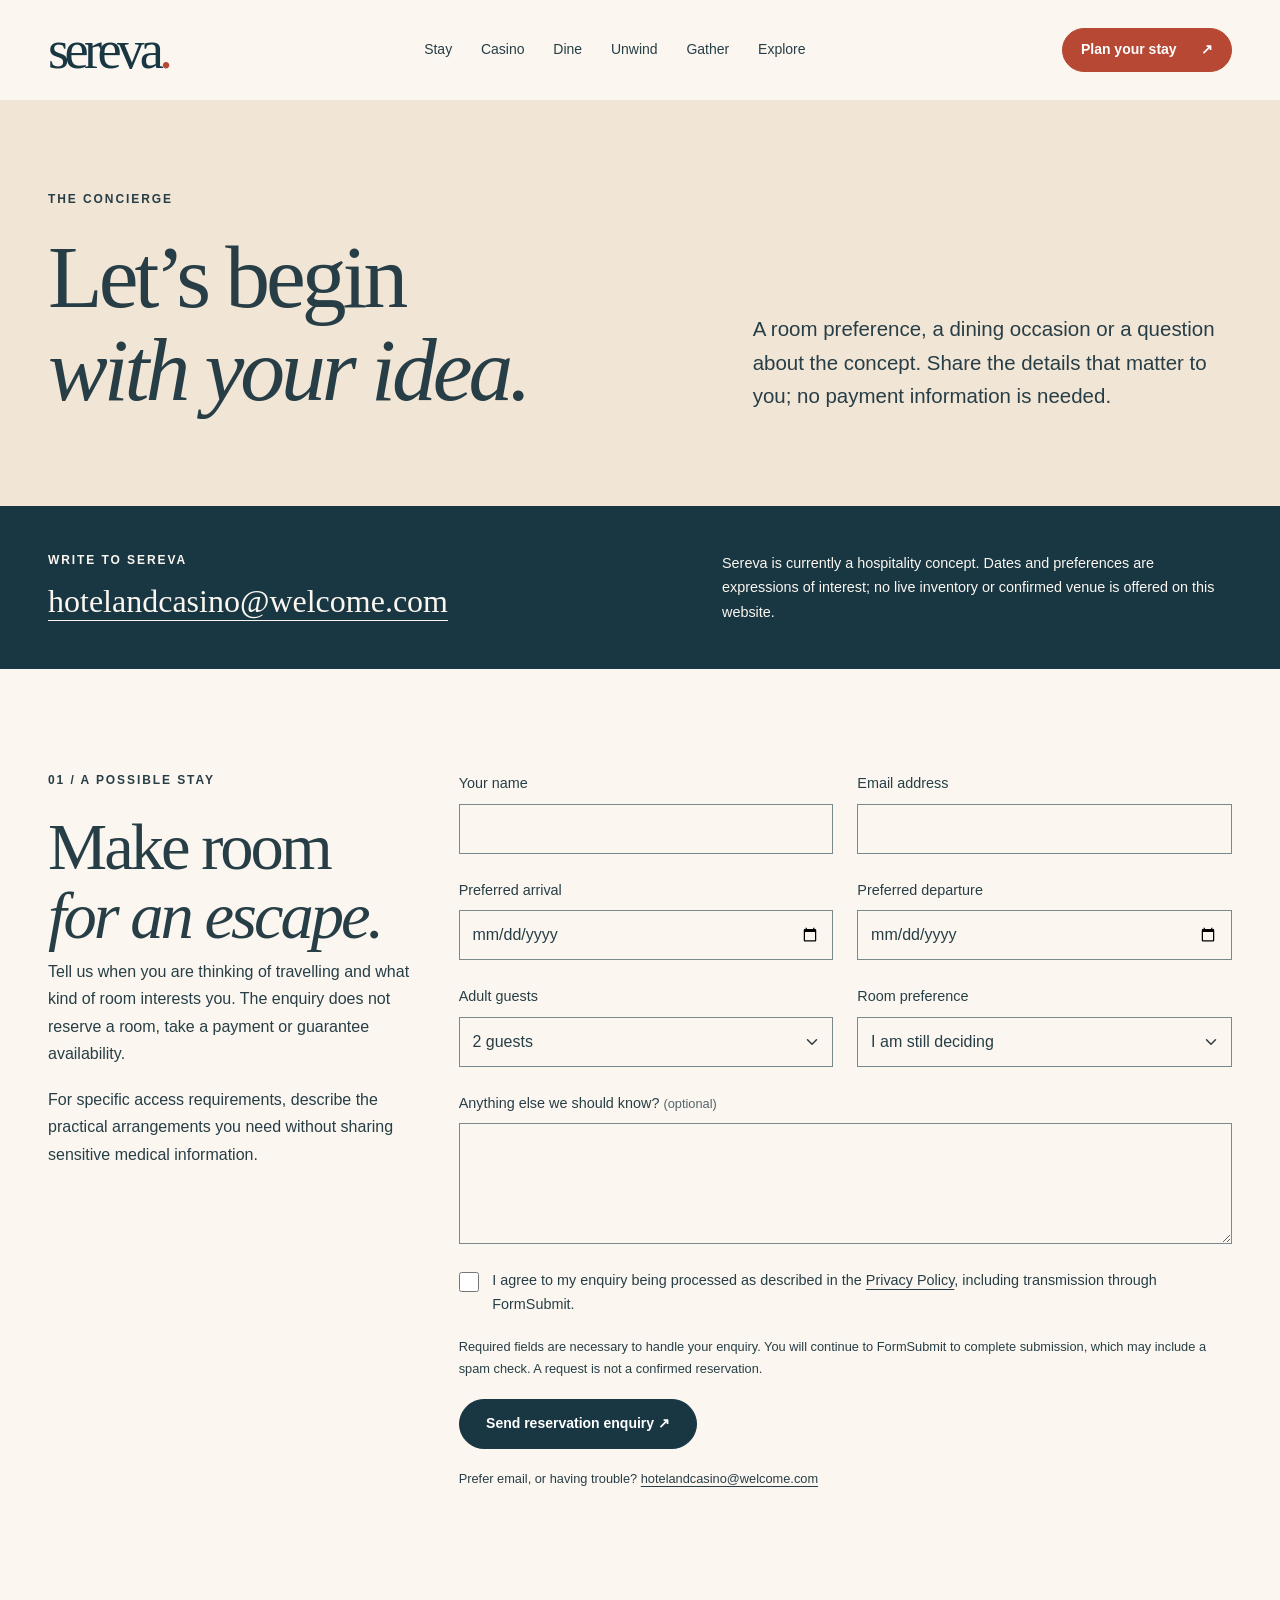
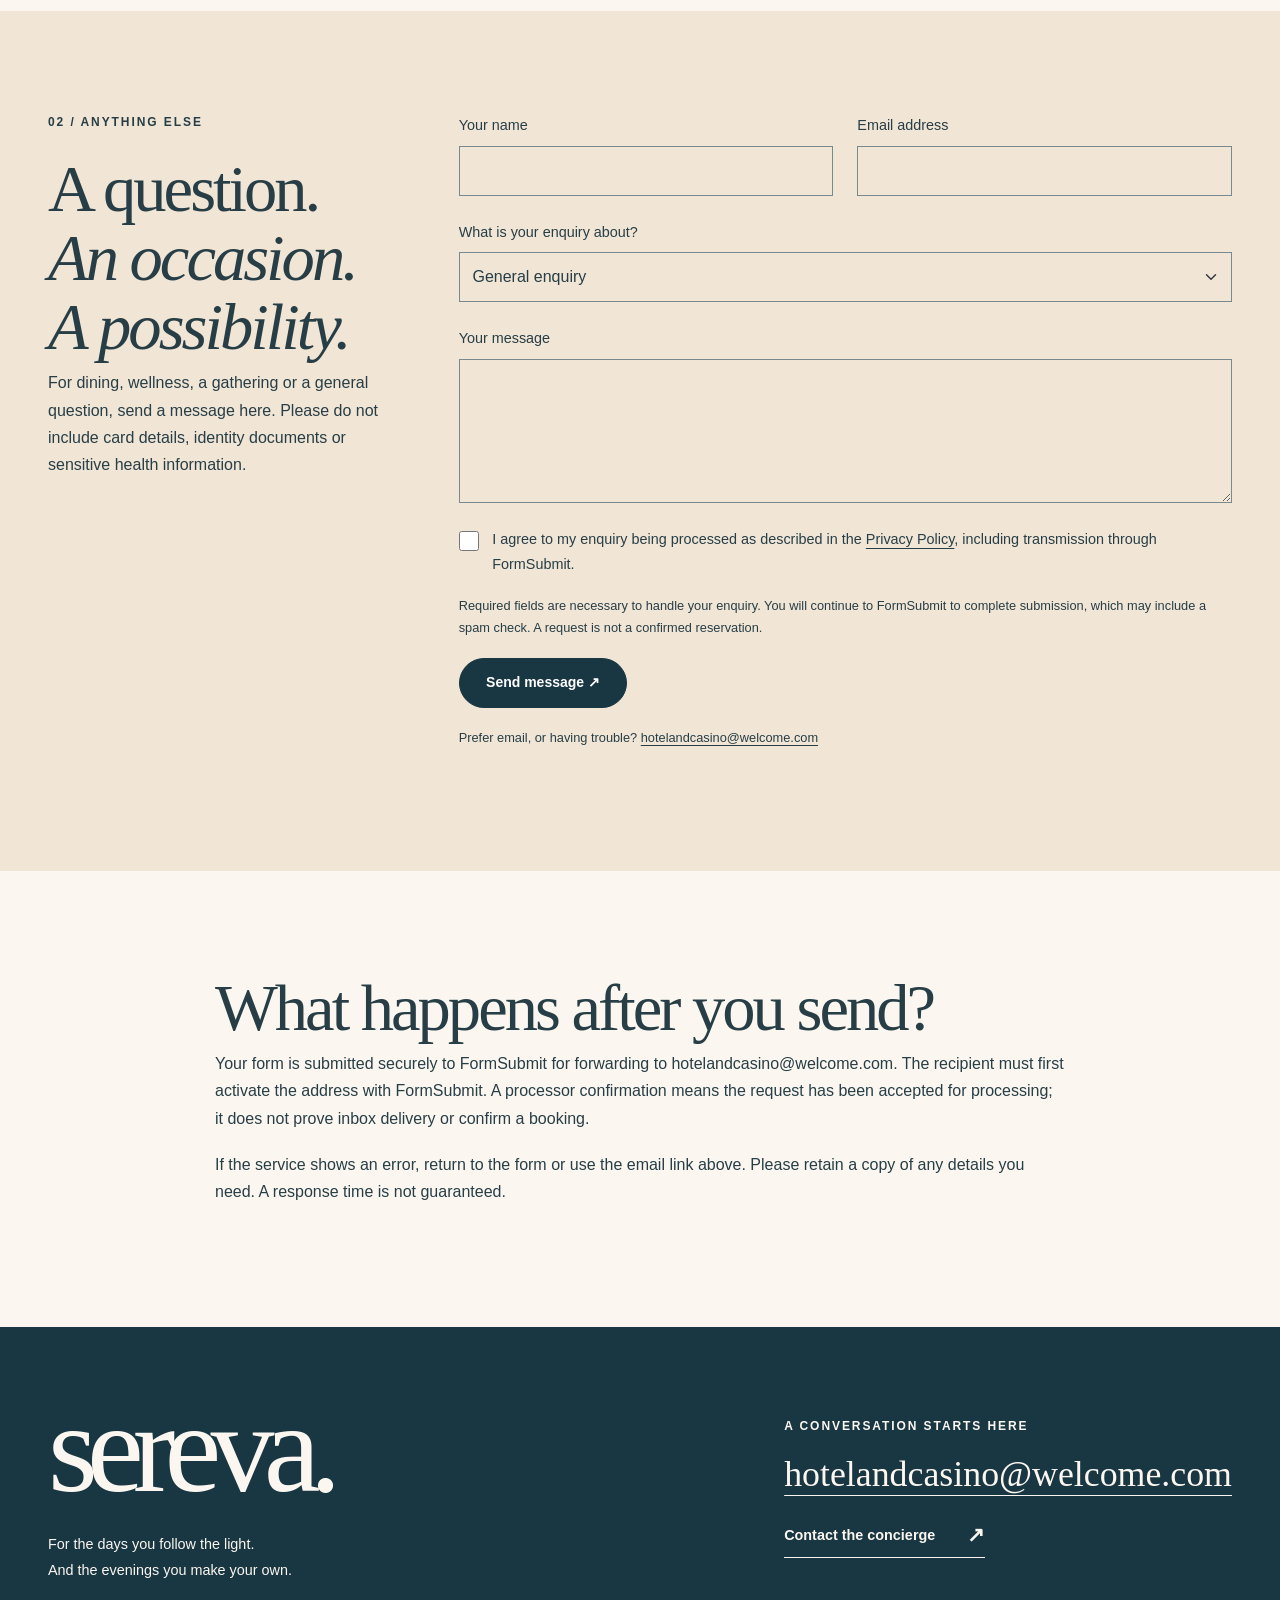
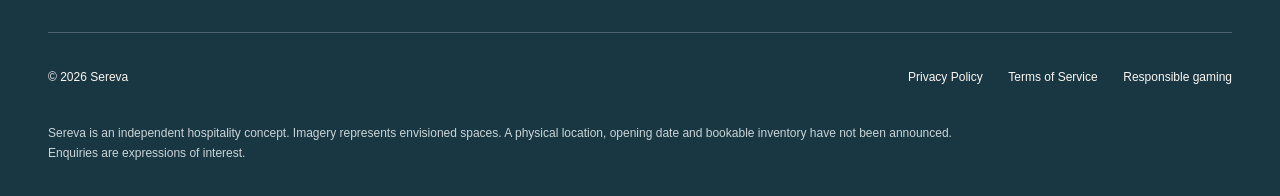
<file: contact.html>
<!doctype html>
<html lang="en"><head><meta charset="utf-8"><meta name="viewport" content="width=device-width, initial-scale=1"><title>Contact and reservation enquiries | Sereva</title><meta name="description" content="Contact Sereva at hotelandcasino@welcome.com or submit a reservation, dining, wellness or general enquiry through our secure form processor."><meta name="theme-color" content="#b64834"><link rel="stylesheet" href="assets/vendor/bootstrap/bootstrap.min.css"><link rel="stylesheet" href="assets/css/styles.css"><script src="assets/js/main.js" defer></script></head><body class="page-contact"><a class="skip-link" href="#main">Skip to content</a><header class="site-header"><a class="wordmark" href="index.html" aria-label="Sereva home">sereva<span class="wordmark-dot">.</span></a><nav class="desktop-nav" aria-label="Main navigation"><a href="rooms.html">Stay</a><a href="casino.html">Casino</a><a href="dining.html">Dine</a><a href="wellness.html">Unwind</a><a href="experiences.html">Gather</a><a href="destination.html">Explore</a></nav><a class="button button-small header-book" aria-current="page" href="contact.html#reservation">Plan your stay <span aria-hidden="true">↗</span></a><details class="site-menu"><summary>Menu <span aria-hidden="true">+</span></summary><nav aria-label="Mobile navigation"><a href="index.html">Home</a><a href="rooms.html">Stay</a><a href="casino.html">Casino</a><a href="dining.html">Dine</a><a href="wellness.html">Unwind</a><a href="experiences.html">Gather</a><a href="destination.html">Explore</a><a href="contact.html" aria-current="page">Contact & reservations</a><a href="index.html#responsible-gaming">Responsible gaming</a></nav></details></header><main id="main"><section class="page-intro"><div class="container-wide"><p class="eyebrow">The concierge</p><div class="row g-4 align-items-end"><div class="col-lg-7"><h1>Let’s begin<br><em>with your idea.</em></h1></div><div class="col-lg-5"><p class="lead-copy">A room preference, a dining occasion or a question about the concept. Share the details that matter to you; no payment information is needed.</p></div></div></div></section><section class="contact-address"><div class="container-wide"><div><p class="eyebrow">Write to Sereva</p><a class="email-link" href="mailto:hotelandcasino%40welcome.com">hotelandcasino@welcome.com</a></div><p>Sereva is currently a hospitality concept. Dates and preferences are expressions of interest; no live inventory or confirmed venue is offered on this website.</p></div></section><section class="section-pad" id="reservation"><div class="container-wide"><div class="row g-5"><div class="col-lg-4"><p class="eyebrow">01 / A possible stay</p><h2>Make room<br><em>for an escape.</em></h2><p>Tell us when you are thinking of travelling and what kind of room interests you. The enquiry does not reserve a room, take a payment or guarantee availability.</p><p>For specific access requirements, describe the practical arrangements you need without sharing sensitive medical information.</p></div><div class="col-lg-8"><form data-delivery id="reservation-form" action="https://formsubmit.co/hotelandcasino%40welcome.com" method="post"><div class="row g-4"><div class="col-md-6"><div class="form-field"><label for="reservation-name">Your name</label><input class="form-control" id="reservation-name" name="name" type="text" required autocomplete="name" ></div></div><div class="col-md-6"><div class="form-field"><label for="reservation-email">Email address</label><input class="form-control" id="reservation-email" name="email" type="email" required autocomplete="email" ></div></div><div class="col-md-6"><div class="form-field"><label for="reservation-arrival">Preferred arrival</label><input class="form-control" id="reservation-arrival" name="arrival" type="date" required aria-describedby="reservation-form-date-error"></div></div><div class="col-md-6"><div class="form-field"><label for="reservation-departure">Preferred departure</label><input class="form-control" id="reservation-departure" name="departure" type="date" required aria-describedby="reservation-form-date-error"></div></div><div class="col-md-6 form-field"><label for="reservation-guests">Adult guests</label><select class="form-select" id="reservation-guests" name="guests" required><option value="1">1 guest</option><option value="2" selected>2 guests</option><option value="3">3 guests</option><option value="4">4 guests</option></select></div><div class="col-md-6 form-field"><label for="reservation-room">Room preference</label><select class="form-select" id="reservation-room" name="room"><option value="undecided">I am still deciding</option><option value="terrace">Terrace Room</option><option value="studio">Studio Suite</option><option value="residence">Sereva Residence</option></select></div><div class="col-12 form-field"><label for="reservation-notes">Anything else we should know? <span class="optional">(optional)</span></label><textarea class="form-control" id="reservation-notes" name="notes" rows="4" maxlength="4000"></textarea></div></div><p class="date-error" id="reservation-form-date-error" role="alert"></p><input type="hidden" name="_subject" value="Sereva reservation enquiry"><input type="hidden" name="_template" value="table"><div class="honeypot" aria-hidden="true"><label for="reservation-website">Leave this field empty</label><input type="text" id="reservation-website" name="_honey" tabindex="-1" autocomplete="off"></div><div class="consent-row"><input id="reservation-consent" type="checkbox" name="privacy_consent" value="I agree to the processing described in the privacy policy" required><label for="reservation-consent">I agree to my enquiry being processed as described in the <a href="privacy.html">Privacy Policy</a>, including transmission through FormSubmit.</label></div><p class="form-note">Required fields are necessary to handle your enquiry. You will continue to FormSubmit to complete submission, which may include a spam check. A request is not a confirmed reservation.</p><button class="button button-dark" type="submit">Send reservation enquiry <span aria-hidden="true">↗</span></button><p class="form-status" role="status" aria-live="polite"></p><p class="form-fallback">Prefer email, or having trouble? <a href="mailto:hotelandcasino%40welcome.com">hotelandcasino@welcome.com</a></p></form></div></div></div></section><section class="shell-band section-pad" id="contact"><div class="container-wide"><div class="row g-5"><div class="col-lg-4"><p class="eyebrow">02 / Anything else</p><h2>A question.<br><em>An occasion.<br>A possibility.</em></h2><p>For dining, wellness, a gathering or a general question, send a message here. Please do not include card details, identity documents or sensitive health information.</p></div><div class="col-lg-8"><form data-delivery id="contact-form" action="https://formsubmit.co/hotelandcasino%40welcome.com" method="post"><div class="row g-4"><div class="col-md-6"><div class="form-field"><label for="contact-name">Your name</label><input class="form-control" id="contact-name" name="name" type="text" required autocomplete="name" ></div></div><div class="col-md-6"><div class="form-field"><label for="contact-email">Email address</label><input class="form-control" id="contact-email" name="email" type="email" required autocomplete="email" ></div></div><div class="col-12 form-field"><label for="contact-subject">What is your enquiry about?</label><select class="form-select" id="contact-subject" name="topic" required><option value="General enquiry">General enquiry</option><option value="Dining">Dining</option><option value="Wellness">Wellness</option><option value="Gatherings">Gatherings</option><option value="Casino concept">Casino concept</option><option value="Destination preferences">Destination preferences</option><option value="Privacy question">Privacy question</option></select></div><div class="col-12 form-field"><label for="contact-message">Your message</label><textarea class="form-control" id="contact-message" name="message" rows="5" maxlength="4000" required></textarea></div></div><input type="hidden" name="_subject" value="Sereva contact enquiry"><input type="hidden" name="_template" value="table"><div class="honeypot" aria-hidden="true"><label for="contact-website">Leave this field empty</label><input type="text" id="contact-website" name="_honey" tabindex="-1" autocomplete="off"></div><div class="consent-row"><input id="contact-consent" type="checkbox" name="privacy_consent" value="I agree to the processing described in the privacy policy" required><label for="contact-consent">I agree to my enquiry being processed as described in the <a href="privacy.html">Privacy Policy</a>, including transmission through FormSubmit.</label></div><p class="form-note">Required fields are necessary to handle your enquiry. You will continue to FormSubmit to complete submission, which may include a spam check. A request is not a confirmed reservation.</p><button class="button button-dark" type="submit">Send message <span aria-hidden="true">↗</span></button><p class="form-status" role="status" aria-live="polite"></p><p class="form-fallback">Prefer email, or having trouble? <a href="mailto:hotelandcasino%40welcome.com">hotelandcasino@welcome.com</a></p></form></div></div></div></section><section class="section-pad"><div class="container-wide narrow-content"><h2>What happens after you send?</h2><p>Your form is submitted securely to FormSubmit for forwarding to hotelandcasino@welcome.com. The recipient must first activate the address with FormSubmit. A processor confirmation means the request has been accepted for processing; it does not prove inbox delivery or confirm a booking.</p><p>If the service shows an error, return to the form or use the email link above. Please retain a copy of any details you need. A response time is not guaranteed.</p></div></section></main><footer class="site-footer"><div class="container-wide"><div class="footer-top"><div><a class="footer-wordmark" href="index.html">sereva.</a><p>For the days you follow the light.<br>And the evenings you make your own.</p></div><div class="footer-contact"><span class="eyebrow">A conversation starts here</span><a class="email-link" href="mailto:hotelandcasino%40welcome.com">hotelandcasino@welcome.com</a><a class="text-link" href="contact.html" aria-current="page">Contact the concierge<span aria-hidden="true">↗</span></a></div></div><div class="footer-bottom"><p>© 2026 Sereva</p><nav aria-label="Footer navigation"><a href="privacy.html">Privacy Policy</a><a href="terms.html">Terms of Service</a><a href="index.html#responsible-gaming">Responsible gaming</a></nav></div><p class="concept-note">Sereva is an independent hospitality concept. Imagery represents envisioned spaces. A physical location, opening date and bookable inventory have not been announced. Enquiries are expressions of interest.</p></div></footer></body></html>
</file>
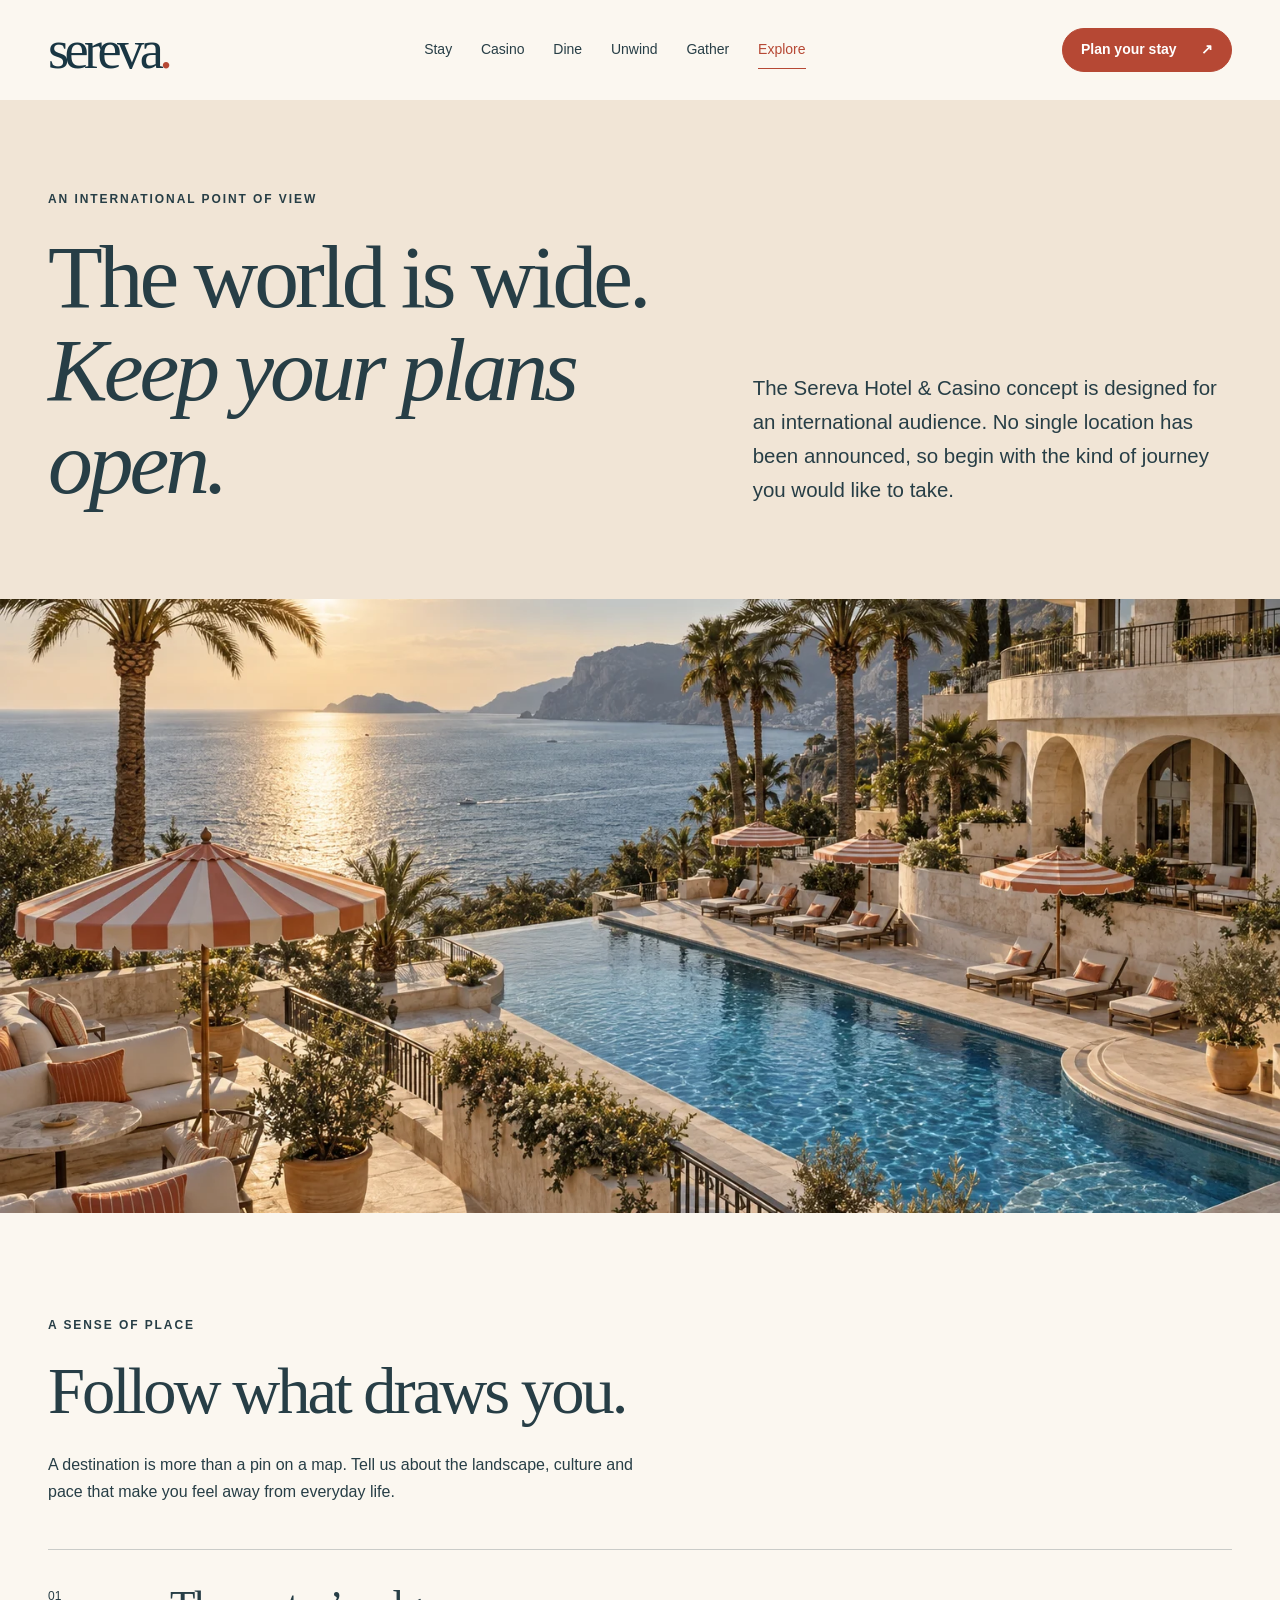
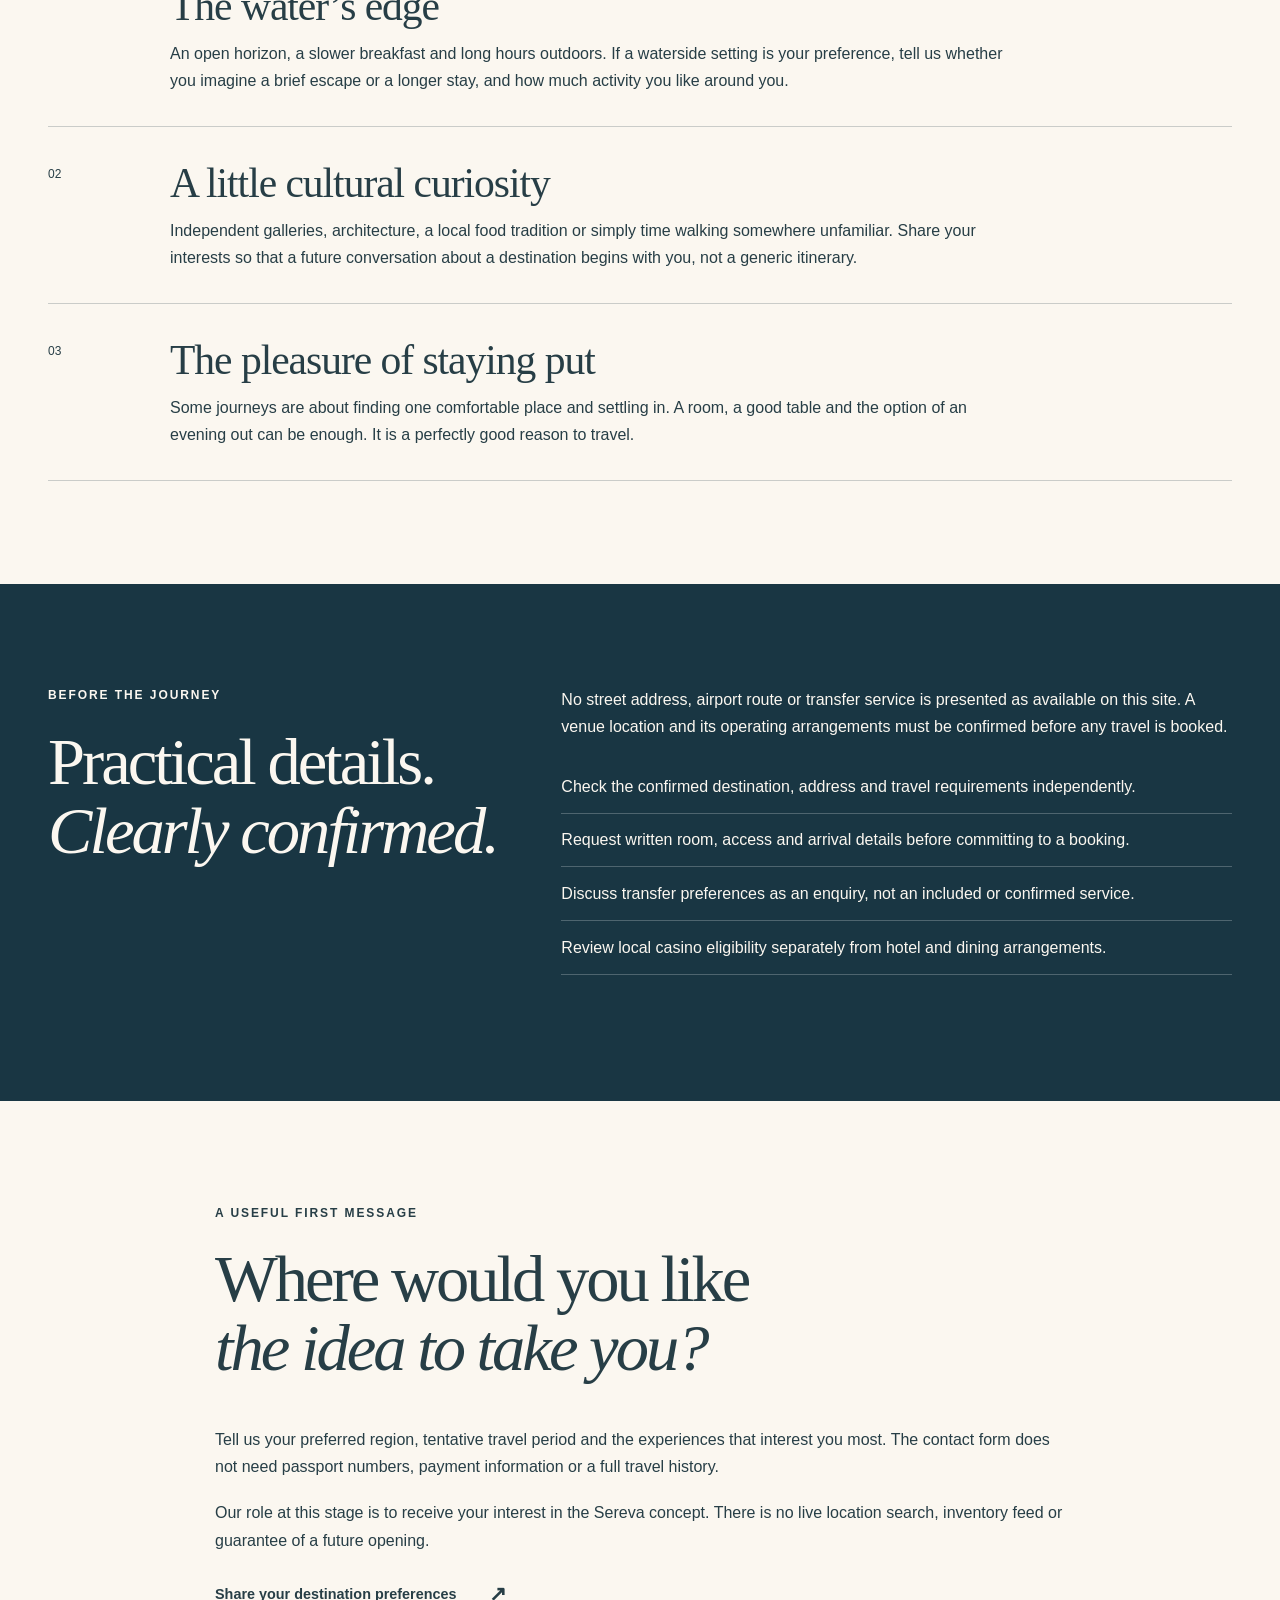
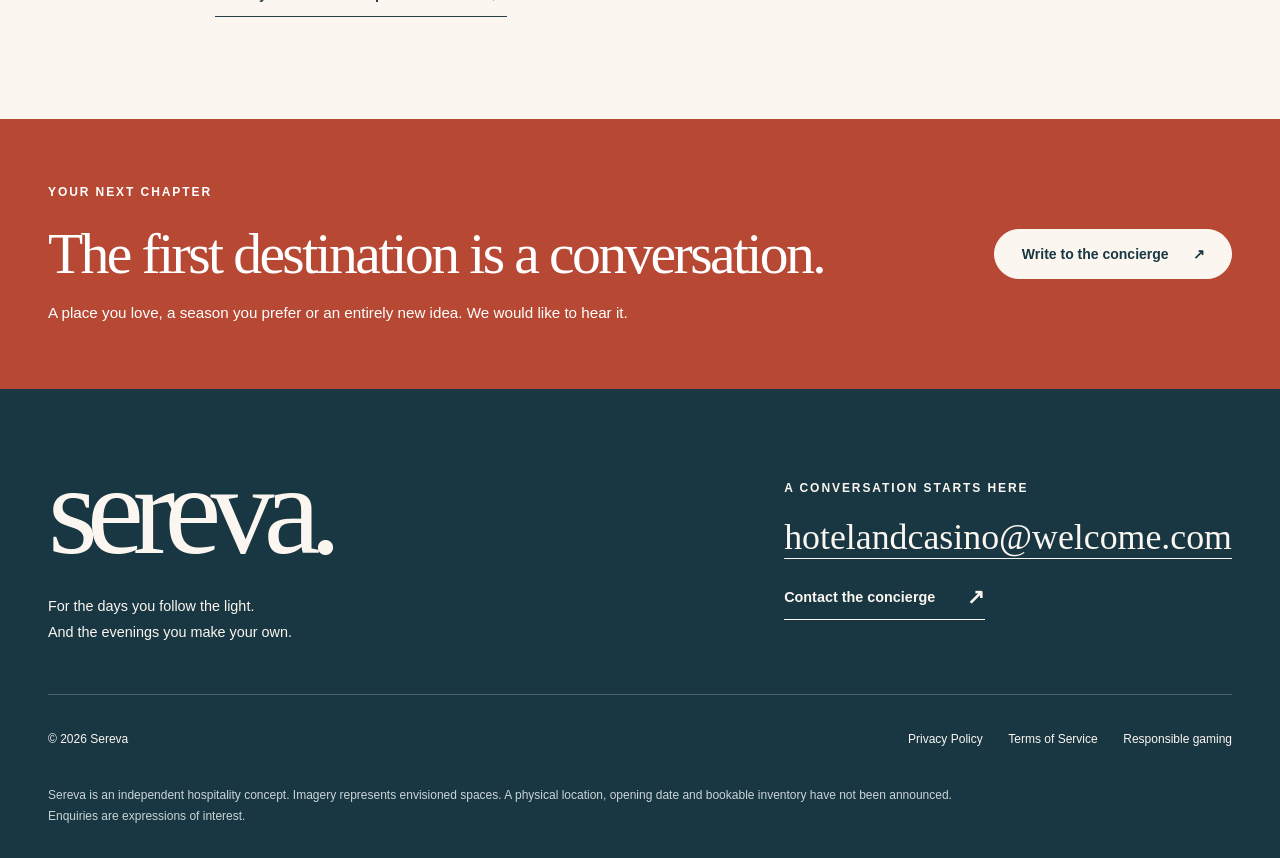
<file: destination.html>
<!doctype html>
<html lang="en"><head><meta charset="utf-8"><meta name="viewport" content="width=device-width, initial-scale=1"><title>An international outlook | Sereva</title><meta name="description" content="Share your destination and travel preferences for the Sereva concept, with clear guidance on what must be confirmed before a future visit."><meta name="theme-color" content="#b64834"><link rel="stylesheet" href="assets/vendor/bootstrap/bootstrap.min.css"><link rel="stylesheet" href="assets/css/styles.css"><script src="assets/js/main.js" defer></script></head><body class="page-destination"><a class="skip-link" href="#main">Skip to content</a><header class="site-header"><a class="wordmark" href="index.html" aria-label="Sereva home">sereva<span class="wordmark-dot">.</span></a><nav class="desktop-nav" aria-label="Main navigation"><a href="rooms.html">Stay</a><a href="casino.html">Casino</a><a href="dining.html">Dine</a><a href="wellness.html">Unwind</a><a href="experiences.html">Gather</a><a href="destination.html" aria-current="page">Explore</a></nav><a class="button button-small header-book" href="contact.html#reservation">Plan your stay <span aria-hidden="true">↗</span></a><details class="site-menu"><summary>Menu <span aria-hidden="true">+</span></summary><nav aria-label="Mobile navigation"><a href="index.html">Home</a><a href="rooms.html">Stay</a><a href="casino.html">Casino</a><a href="dining.html">Dine</a><a href="wellness.html">Unwind</a><a href="experiences.html">Gather</a><a href="destination.html" aria-current="page">Explore</a><a href="contact.html">Contact & reservations</a><a href="index.html#responsible-gaming">Responsible gaming</a></nav></details></header><main id="main"><section class="page-intro"><div class="container-wide"><p class="eyebrow">An international point of view</p><div class="row g-4 align-items-end"><div class="col-lg-7"><h1>The world is wide.<br><em>Keep your plans open.</em></h1></div><div class="col-lg-5"><p class="lead-copy">The Sereva Hotel &amp; Casino concept is designed for an international audience. No single location has been announced, so begin with the kind of journey you would like to take.</p></div></div></div></section><div class="page-photo"><img class="" src="assets/images/terrace.webp" srcset="assets/images/terrace-640.webp 640w, assets/images/terrace-960.webp 960w, assets/images/terrace.webp 1536w" sizes="100vw" width="1536" height="1024" alt="Sea-view resort terrace with palms, limestone architecture and coral parasols" loading="eager" decoding="auto" fetchpriority="high"></div><section class="section-pad"><div class="container-wide"><div class="section-heading"><p class="eyebrow">A sense of place</p><h2>Follow what draws you.</h2><p>A destination is more than a pin on a map. Tell us about the landscape, culture and pace that make you feel away from everyday life.</p></div><article class="offering"><span class="offering-number">01</span><div><h3>The water’s edge</h3><p>An open horizon, a slower breakfast and long hours outdoors. If a waterside setting is your preference, tell us whether you imagine a brief escape or a longer stay, and how much activity you like around you.</p></div></article><article class="offering"><span class="offering-number">02</span><div><h3>A little cultural curiosity</h3><p>Independent galleries, architecture, a local food tradition or simply time walking somewhere unfamiliar. Share your interests so that a future conversation about a destination begins with you, not a generic itinerary.</p></div></article><article class="offering"><span class="offering-number">03</span><div><h3>The pleasure of staying put</h3><p>Some journeys are about finding one comfortable place and settling in. A room, a good table and the option of an evening out can be enough. It is a perfectly good reason to travel.</p></div></article></div></section><section class="marine-band section-pad"><div class="container-wide"><div class="row g-5"><div class="col-md-5"><p class="eyebrow">Before the journey</p><h2>Practical details.<br><em>Clearly confirmed.</em></h2></div><div class="col-md-7"><p>No street address, airport route or transfer service is presented as available on this site. A venue location and its operating arrangements must be confirmed before any travel is booked.</p><ul class="feature-list"><li>Check the confirmed destination, address and travel requirements independently.</li><li>Request written room, access and arrival details before committing to a booking.</li><li>Discuss transfer preferences as an enquiry, not an included or confirmed service.</li><li>Review local casino eligibility separately from hotel and dining arrangements.</li></ul></div></div></div></section><section class="section-pad"><div class="container-wide narrow-content"><div class="section-heading"><p class="eyebrow">A useful first message</p><h2>Where would you like<br><em>the idea to take you?</em></h2></div><p>Tell us your preferred region, tentative travel period and the experiences that interest you most. The contact form does not need passport numbers, payment information or a full travel history.</p><p>Our role at this stage is to receive your interest in the Sereva concept. There is no live location search, inventory feed or guarantee of a future opening.</p><a class="text-link" href="contact.html">Share your destination preferences<span aria-hidden="true">↗</span></a></div></section><section class="cta-band"><div class="container-wide"><div><p class="eyebrow">Your next chapter</p><h2>The first destination is a conversation.</h2><p>A place you love, a season you prefer or an entirely new idea. We would like to hear it.</p></div><a class="button button-light" href="contact.html">Write to the concierge<span aria-hidden="true">↗</span></a></div></section></main><footer class="site-footer"><div class="container-wide"><div class="footer-top"><div><a class="footer-wordmark" href="index.html">sereva.</a><p>For the days you follow the light.<br>And the evenings you make your own.</p></div><div class="footer-contact"><span class="eyebrow">A conversation starts here</span><a class="email-link" href="mailto:hotelandcasino%40welcome.com">hotelandcasino@welcome.com</a><a class="text-link" href="contact.html">Contact the concierge<span aria-hidden="true">↗</span></a></div></div><div class="footer-bottom"><p>© 2026 Sereva</p><nav aria-label="Footer navigation"><a href="privacy.html">Privacy Policy</a><a href="terms.html">Terms of Service</a><a href="index.html#responsible-gaming">Responsible gaming</a></nav></div><p class="concept-note">Sereva is an independent hospitality concept. Imagery represents envisioned spaces. A physical location, opening date and bookable inventory have not been announced. Enquiries are expressions of interest.</p></div></footer></body></html>
</file>
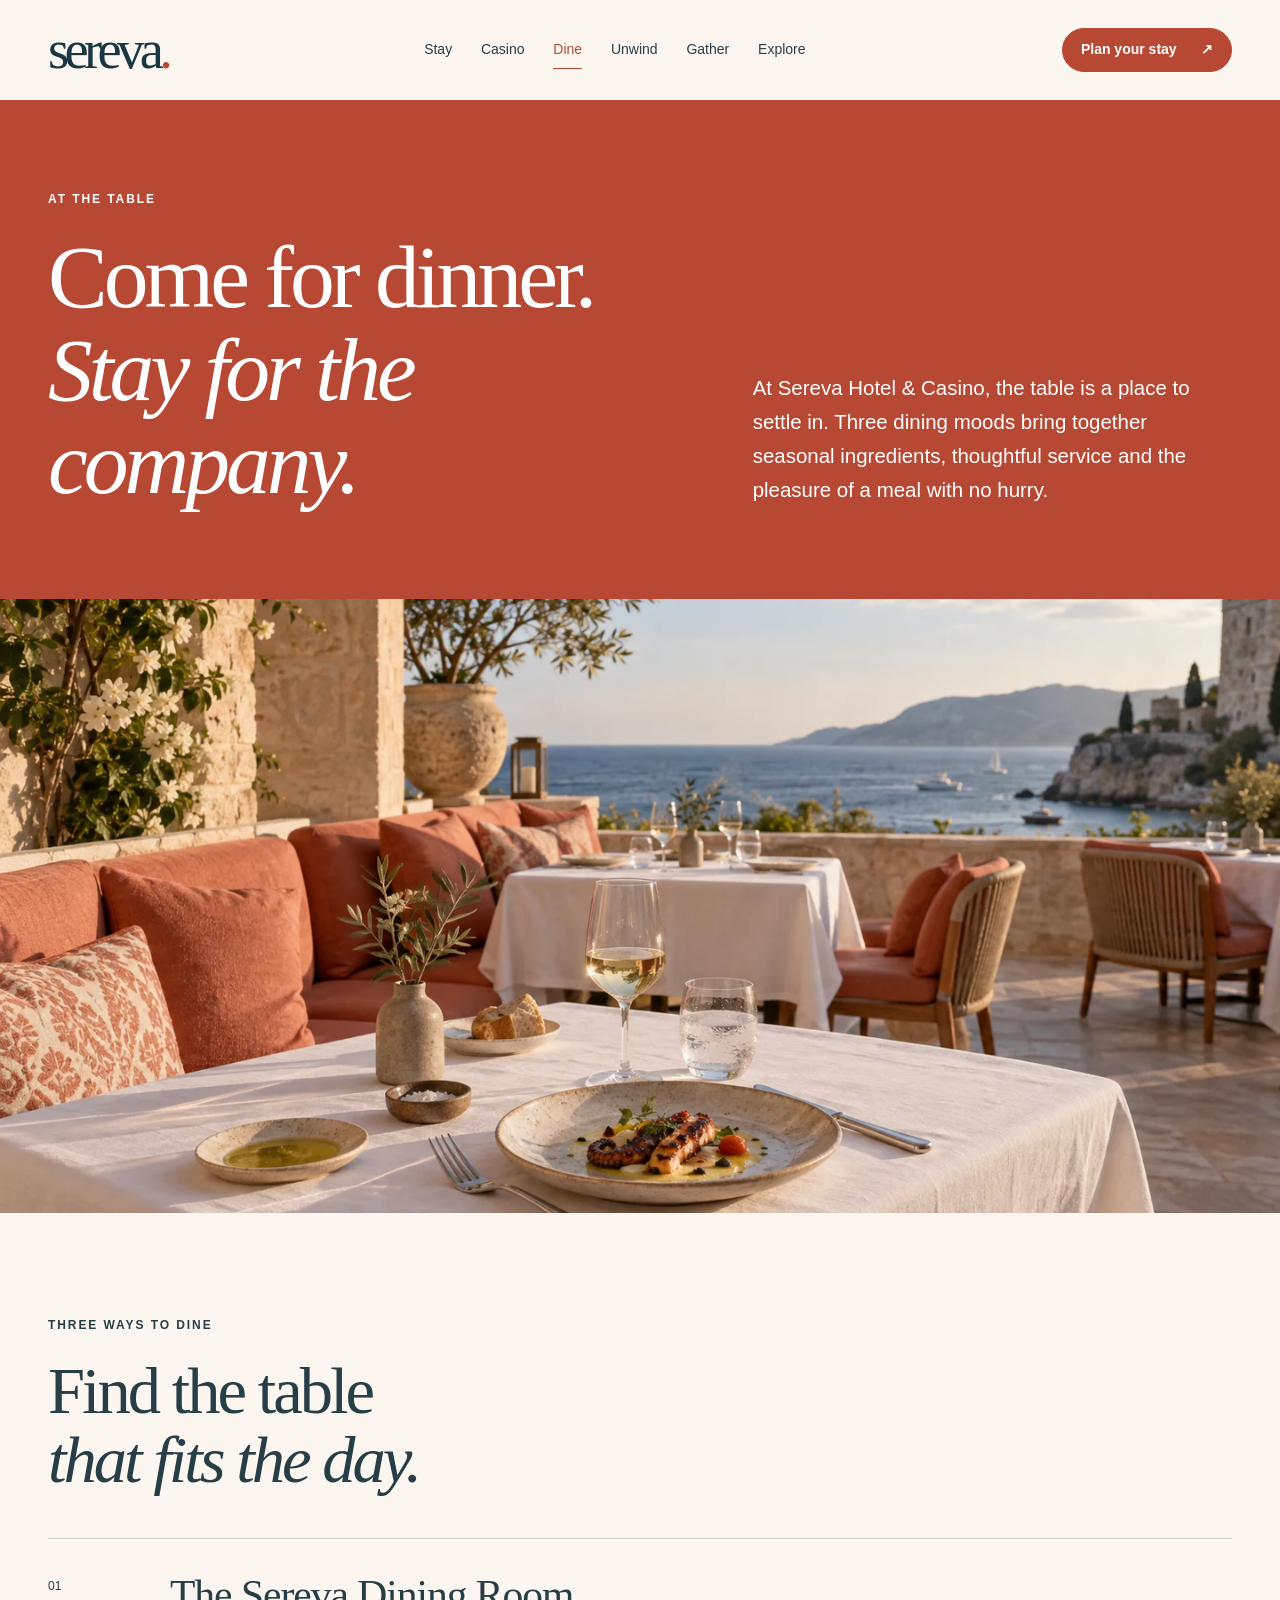
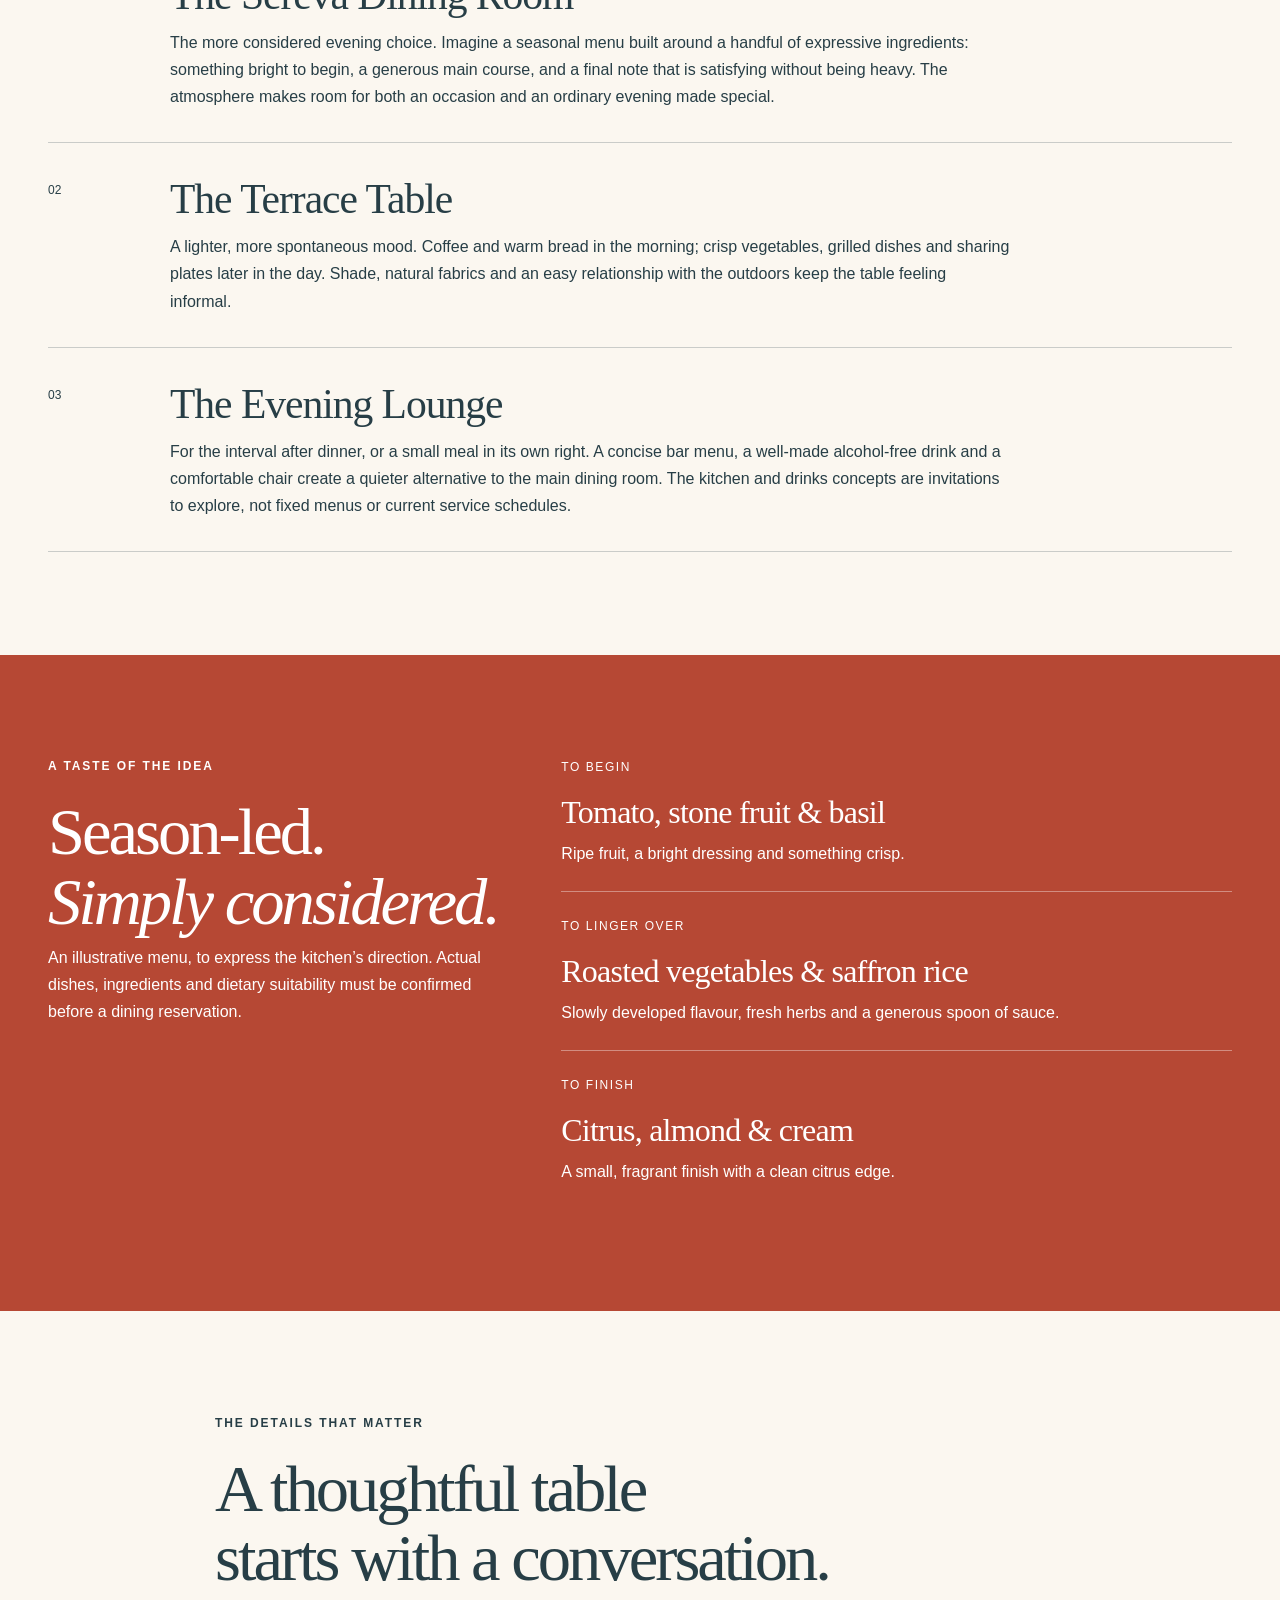
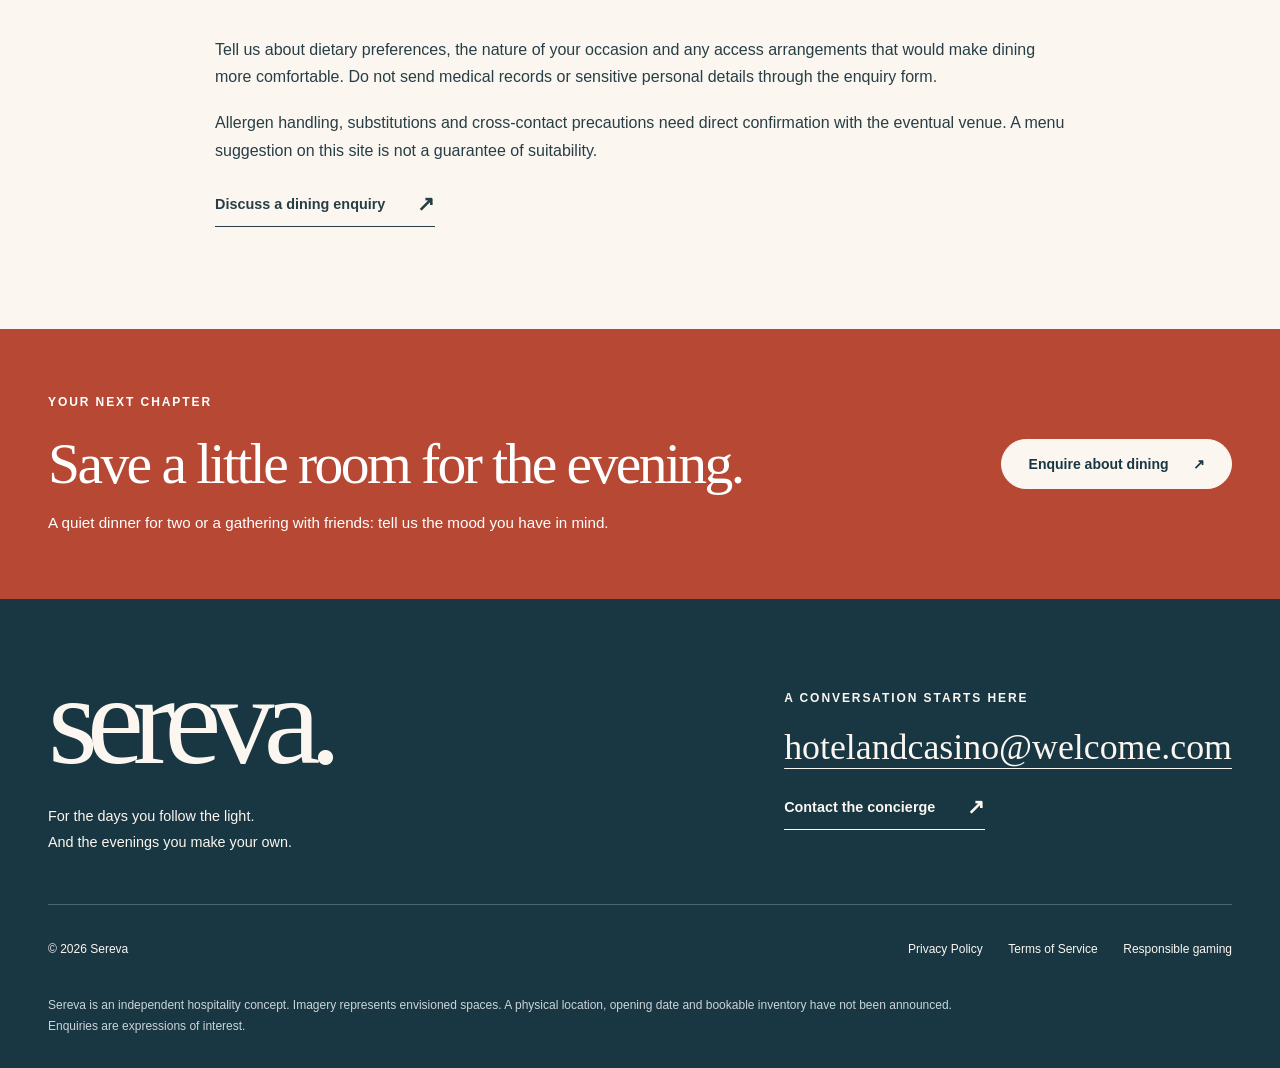
<file: dining.html>
<!doctype html>
<html lang="en"><head><meta charset="utf-8"><meta name="viewport" content="width=device-width, initial-scale=1"><title>A table worth lingering at | Sereva</title><meta name="description" content="Discover Sereva’s dining room, terrace table and evening lounge, plus a seasonal sample menu and thoughtful dining enquiry options."><meta name="theme-color" content="#b64834"><link rel="stylesheet" href="assets/vendor/bootstrap/bootstrap.min.css"><link rel="stylesheet" href="assets/css/styles.css"><script src="assets/js/main.js" defer></script></head><body class="page-dining"><a class="skip-link" href="#main">Skip to content</a><header class="site-header"><a class="wordmark" href="index.html" aria-label="Sereva home">sereva<span class="wordmark-dot">.</span></a><nav class="desktop-nav" aria-label="Main navigation"><a href="rooms.html">Stay</a><a href="casino.html">Casino</a><a href="dining.html" aria-current="page">Dine</a><a href="wellness.html">Unwind</a><a href="experiences.html">Gather</a><a href="destination.html">Explore</a></nav><a class="button button-small header-book" href="contact.html#reservation">Plan your stay <span aria-hidden="true">↗</span></a><details class="site-menu"><summary>Menu <span aria-hidden="true">+</span></summary><nav aria-label="Mobile navigation"><a href="index.html">Home</a><a href="rooms.html">Stay</a><a href="casino.html">Casino</a><a href="dining.html" aria-current="page">Dine</a><a href="wellness.html">Unwind</a><a href="experiences.html">Gather</a><a href="destination.html">Explore</a><a href="contact.html">Contact & reservations</a><a href="index.html#responsible-gaming">Responsible gaming</a></nav></details></header><main id="main"><section class="page-intro"><div class="container-wide"><p class="eyebrow">At the table</p><div class="row g-4 align-items-end"><div class="col-lg-7"><h1>Come for dinner.<br><em>Stay for the company.</em></h1></div><div class="col-lg-5"><p class="lead-copy">At Sereva Hotel &amp; Casino, the table is a place to settle in. Three dining moods bring together seasonal ingredients, thoughtful service and the pleasure of a meal with no hurry.</p></div></div></div></section><div class="page-photo"><img class="" src="assets/images/dining.webp" srcset="assets/images/dining-640.webp 640w, assets/images/dining.webp 1440w" sizes="100vw" width="1440" height="960" alt="Sunlit restaurant terrace with crisp linens, coral banquettes and a sea view" loading="eager" decoding="auto" fetchpriority="high"></div><section class="section-pad"><div class="container-wide"><div class="section-heading"><p class="eyebrow">Three ways to dine</p><h2>Find the table<br><em>that fits the day.</em></h2></div><article class="offering"><span class="offering-number">01</span><div><h3>The Sereva Dining Room</h3><p>The more considered evening choice. Imagine a seasonal menu built around a handful of expressive ingredients: something bright to begin, a generous main course, and a final note that is satisfying without being heavy. The atmosphere makes room for both an occasion and an ordinary evening made special.</p></div></article><article class="offering"><span class="offering-number">02</span><div><h3>The Terrace Table</h3><p>A lighter, more spontaneous mood. Coffee and warm bread in the morning; crisp vegetables, grilled dishes and sharing plates later in the day. Shade, natural fabrics and an easy relationship with the outdoors keep the table feeling informal.</p><span id="terrace" class="anchor-target"></span></div></article><article class="offering"><span class="offering-number">03</span><div><h3>The Evening Lounge</h3><p>For the interval after dinner, or a small meal in its own right. A concise bar menu, a well-made alcohol-free drink and a comfortable chair create a quieter alternative to the main dining room. The kitchen and drinks concepts are invitations to explore, not fixed menus or current service schedules.</p></div></article></div></section><section class="menu-band section-pad"><div class="container-wide"><div class="row g-5"><div class="col-lg-5"><p class="eyebrow">A taste of the idea</p><h2>Season-led.<br><em>Simply considered.</em></h2><p>An illustrative menu, to express the kitchen’s direction. Actual dishes, ingredients and dietary suitability must be confirmed before a dining reservation.</p></div><div class="col-lg-7"><div class="menu-course"><span>To begin</span><h3>Tomato, stone fruit & basil</h3><p>Ripe fruit, a bright dressing and something crisp.</p></div><div class="menu-course"><span>To linger over</span><h3>Roasted vegetables & saffron rice</h3><p>Slowly developed flavour, fresh herbs and a generous spoon of sauce.</p></div><div class="menu-course"><span>To finish</span><h3>Citrus, almond & cream</h3><p>A small, fragrant finish with a clean citrus edge.</p></div></div></div></div></section><section class="section-pad"><div class="container-wide narrow-content"><div class="section-heading"><p class="eyebrow">The details that matter</p><h2>A thoughtful table<br>starts with a conversation.</h2></div><p>Tell us about dietary preferences, the nature of your occasion and any access arrangements that would make dining more comfortable. Do not send medical records or sensitive personal details through the enquiry form.</p><p>Allergen handling, substitutions and cross-contact precautions need direct confirmation with the eventual venue. A menu suggestion on this site is not a guarantee of suitability.</p><a class="text-link" href="contact.html">Discuss a dining enquiry<span aria-hidden="true">↗</span></a></div></section><section class="cta-band"><div class="container-wide"><div><p class="eyebrow">Your next chapter</p><h2>Save a little room for the evening.</h2><p>A quiet dinner for two or a gathering with friends: tell us the mood you have in mind.</p></div><a class="button button-light" href="contact.html">Enquire about dining<span aria-hidden="true">↗</span></a></div></section></main><footer class="site-footer"><div class="container-wide"><div class="footer-top"><div><a class="footer-wordmark" href="index.html">sereva.</a><p>For the days you follow the light.<br>And the evenings you make your own.</p></div><div class="footer-contact"><span class="eyebrow">A conversation starts here</span><a class="email-link" href="mailto:hotelandcasino%40welcome.com">hotelandcasino@welcome.com</a><a class="text-link" href="contact.html">Contact the concierge<span aria-hidden="true">↗</span></a></div></div><div class="footer-bottom"><p>© 2026 Sereva</p><nav aria-label="Footer navigation"><a href="privacy.html">Privacy Policy</a><a href="terms.html">Terms of Service</a><a href="index.html#responsible-gaming">Responsible gaming</a></nav></div><p class="concept-note">Sereva is an independent hospitality concept. Imagery represents envisioned spaces. A physical location, opening date and bookable inventory have not been announced. Enquiries are expressions of interest.</p></div></footer></body></html>
</file>
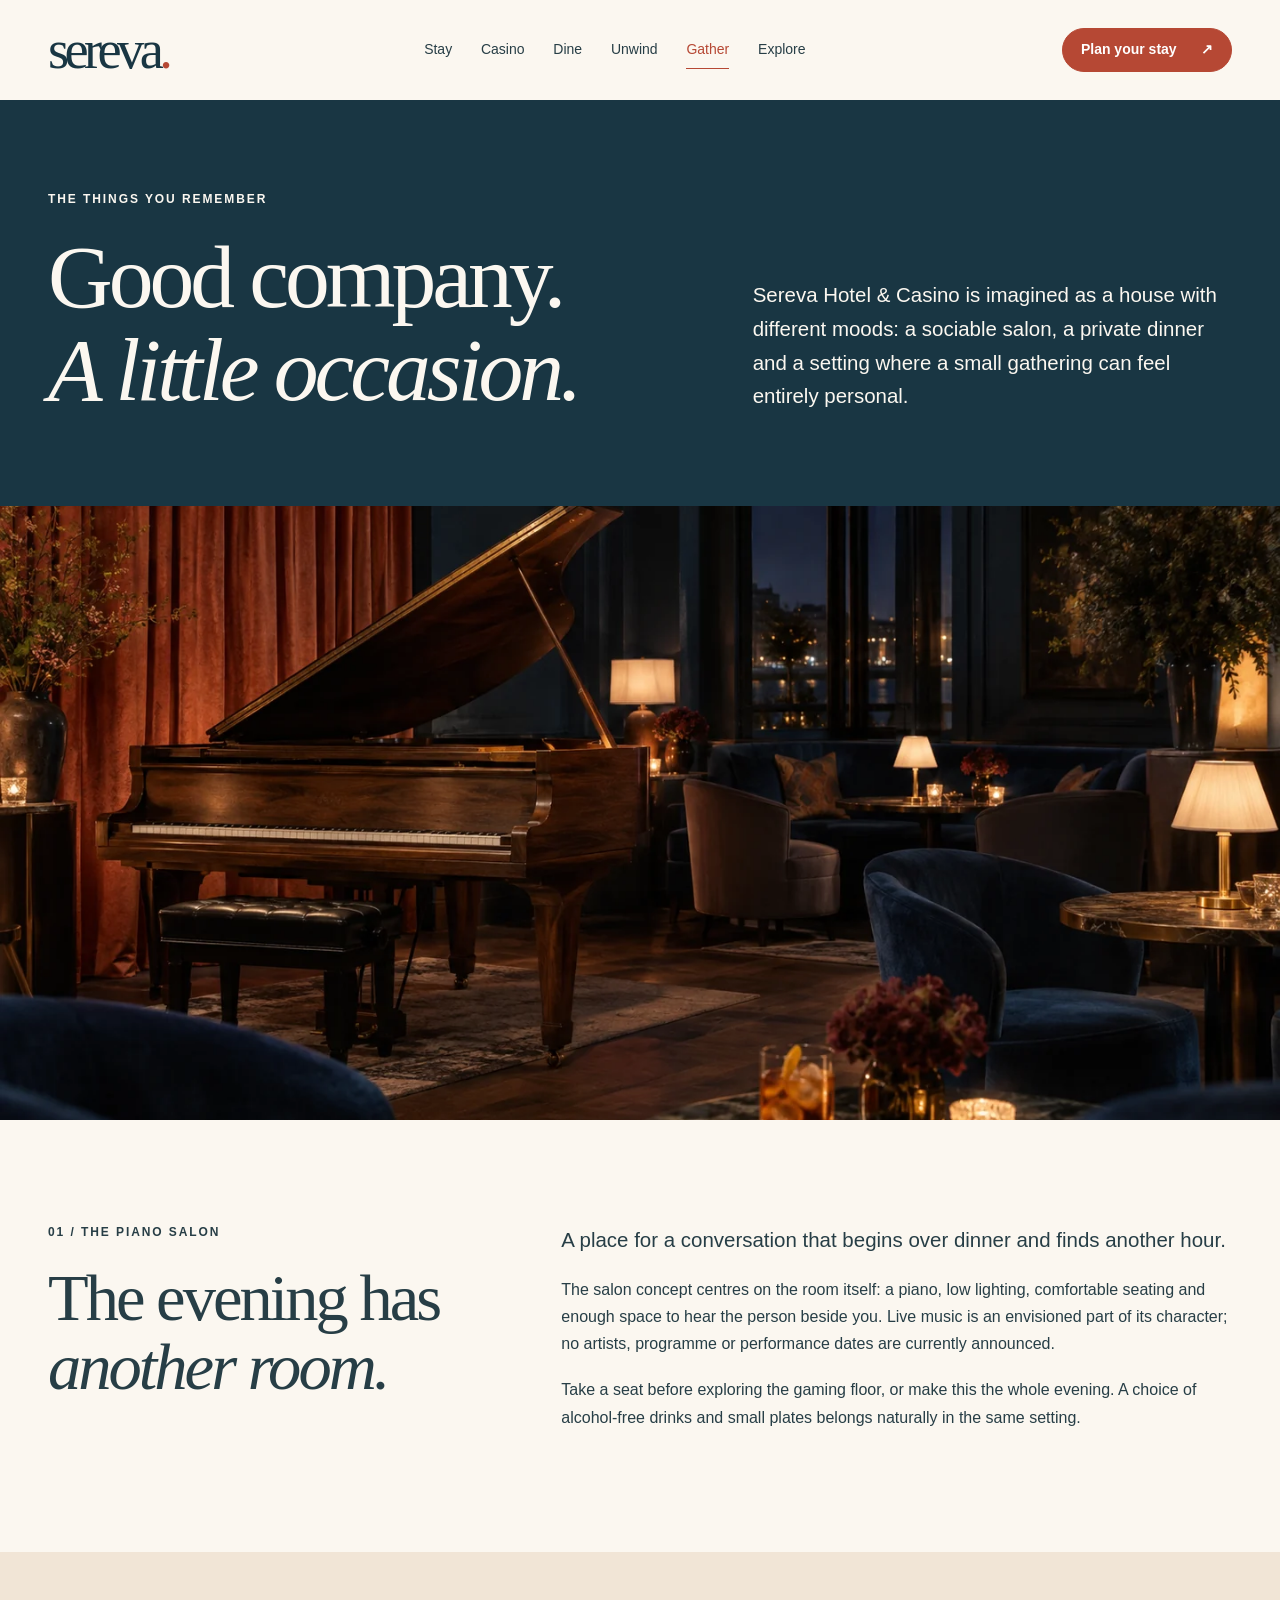
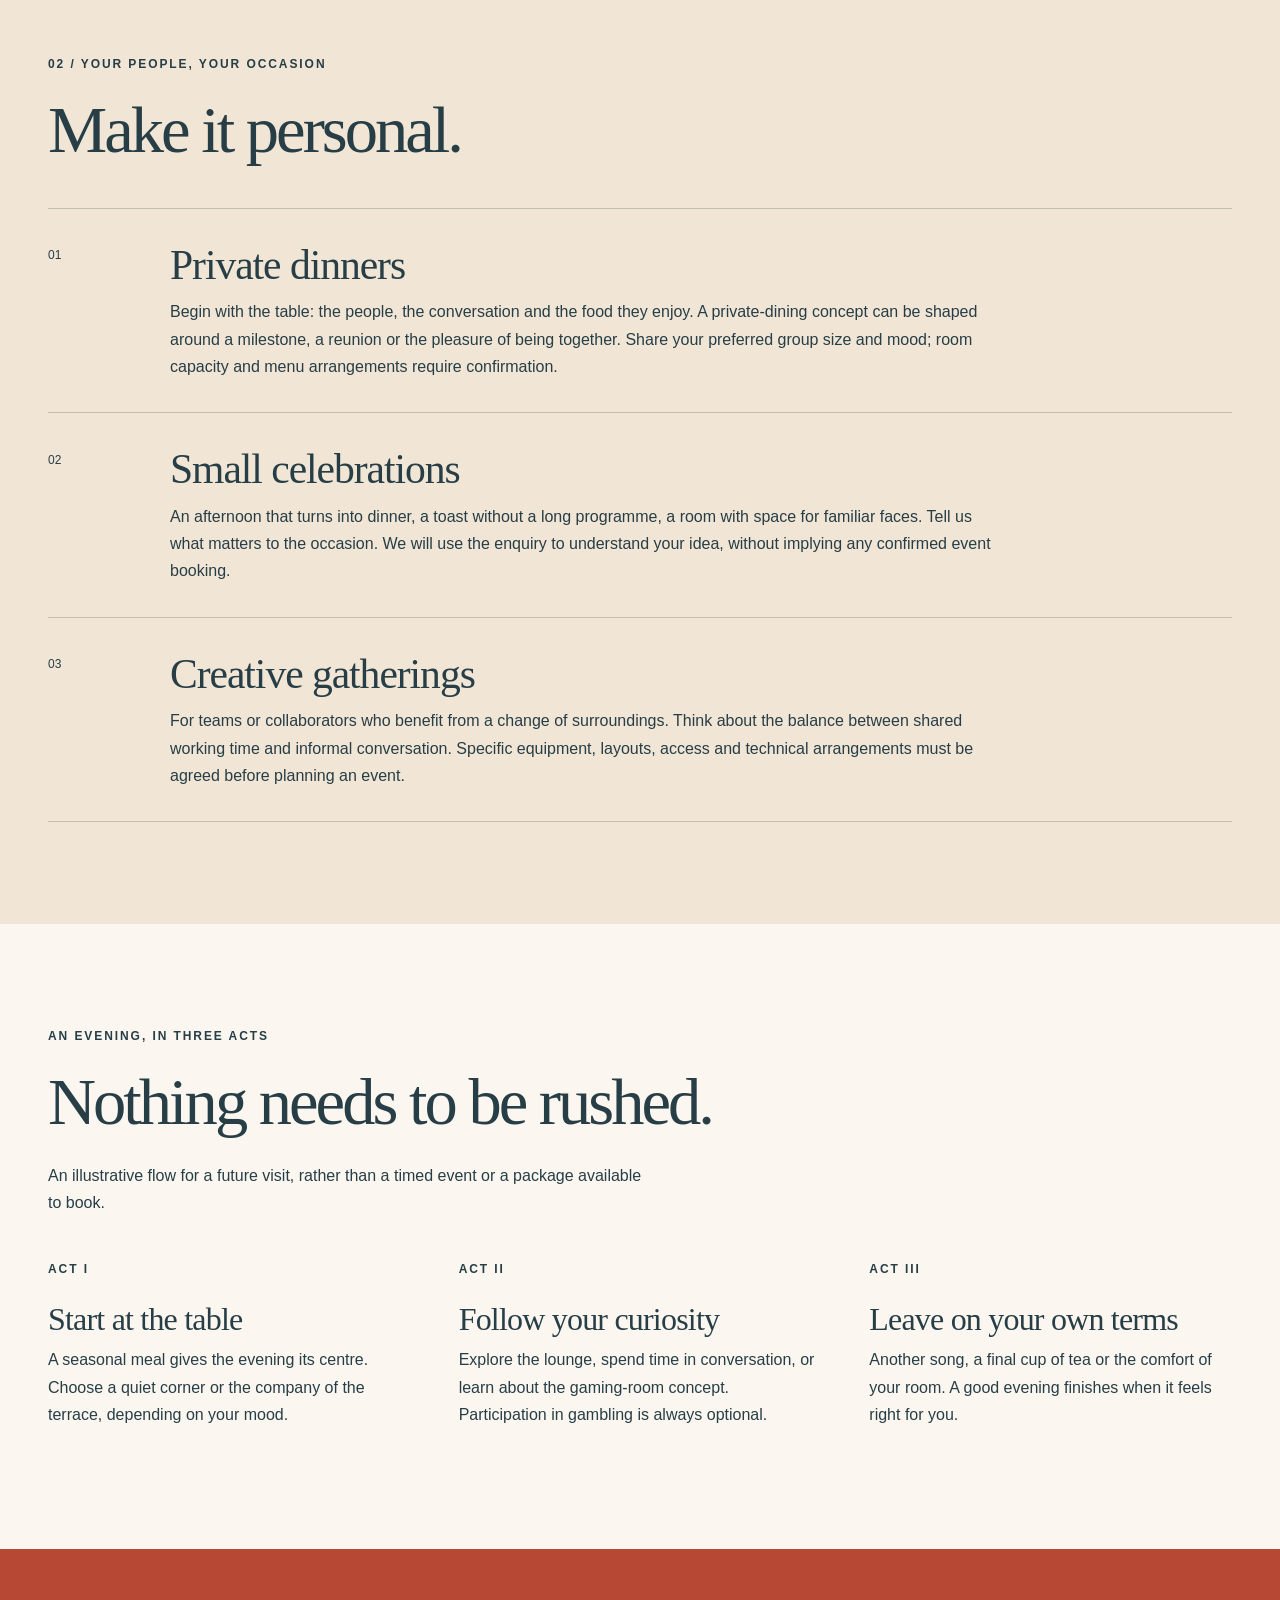
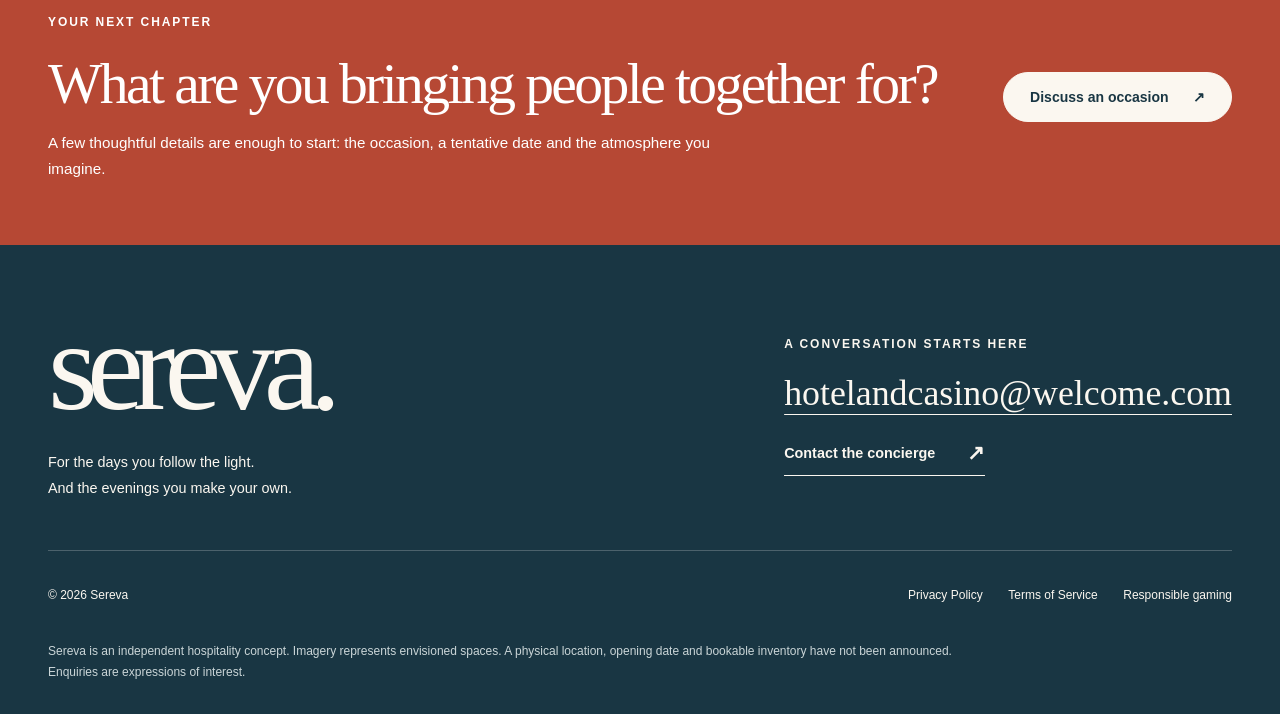
<file: experiences.html>
<!doctype html>
<html lang="en"><head><meta charset="utf-8"><meta name="viewport" content="width=device-width, initial-scale=1"><title>Gather, linger and make an occasion | Sereva</title><meta name="description" content="Discover Sereva’s piano salon, private-dining and gathering concepts, with thoughtful ideas for a personal evening."><meta name="theme-color" content="#b64834"><link rel="stylesheet" href="assets/vendor/bootstrap/bootstrap.min.css"><link rel="stylesheet" href="assets/css/styles.css"><script src="assets/js/main.js" defer></script></head><body class="page-experiences"><a class="skip-link" href="#main">Skip to content</a><header class="site-header"><a class="wordmark" href="index.html" aria-label="Sereva home">sereva<span class="wordmark-dot">.</span></a><nav class="desktop-nav" aria-label="Main navigation"><a href="rooms.html">Stay</a><a href="casino.html">Casino</a><a href="dining.html">Dine</a><a href="wellness.html">Unwind</a><a href="experiences.html" aria-current="page">Gather</a><a href="destination.html">Explore</a></nav><a class="button button-small header-book" href="contact.html#reservation">Plan your stay <span aria-hidden="true">↗</span></a><details class="site-menu"><summary>Menu <span aria-hidden="true">+</span></summary><nav aria-label="Mobile navigation"><a href="index.html">Home</a><a href="rooms.html">Stay</a><a href="casino.html">Casino</a><a href="dining.html">Dine</a><a href="wellness.html">Unwind</a><a href="experiences.html" aria-current="page">Gather</a><a href="destination.html">Explore</a><a href="contact.html">Contact & reservations</a><a href="index.html#responsible-gaming">Responsible gaming</a></nav></details></header><main id="main"><section class="page-intro"><div class="container-wide"><p class="eyebrow">The things you remember</p><div class="row g-4 align-items-end"><div class="col-lg-7"><h1>Good company.<br><em>A little occasion.</em></h1></div><div class="col-lg-5"><p class="lead-copy">Sereva Hotel &amp; Casino is imagined as a house with different moods: a sociable salon, a private dinner and a setting where a small gathering can feel entirely personal.</p></div></div></div></section><div class="page-photo"><img class="" src="assets/images/salon.webp" srcset="assets/images/salon-640.webp 640w, assets/images/salon.webp 1440w" sizes="100vw" width="1440" height="960" alt="Warmly lit piano salon with coral curtains, walnut furniture and marine blue seating" loading="eager" decoding="auto" fetchpriority="high"></div><section class="section-pad" id="salon"><div class="container-wide"><div class="row g-5"><div class="col-lg-5"><p class="eyebrow">01 / The piano salon</p><h2>The evening has<br><em>another room.</em></h2></div><div class="col-lg-7"><p class="lead-copy">A place for a conversation that begins over dinner and finds another hour.</p><p>The salon concept centres on the room itself: a piano, low lighting, comfortable seating and enough space to hear the person beside you. Live music is an envisioned part of its character; no artists, programme or performance dates are currently announced.</p><p>Take a seat before exploring the gaming floor, or make this the whole evening. A choice of alcohol-free drinks and small plates belongs naturally in the same setting.</p></div></div></div></section><section class="shell-band section-pad" id="gatherings"><div class="container-wide"><div class="section-heading"><p class="eyebrow">02 / Your people, your occasion</p><h2>Make it personal.</h2></div><article class="offering"><span class="offering-number">01</span><div><h3>Private dinners</h3><p>Begin with the table: the people, the conversation and the food they enjoy. A private-dining concept can be shaped around a milestone, a reunion or the pleasure of being together. Share your preferred group size and mood; room capacity and menu arrangements require confirmation.</p></div></article><article class="offering"><span class="offering-number">02</span><div><h3>Small celebrations</h3><p>An afternoon that turns into dinner, a toast without a long programme, a room with space for familiar faces. Tell us what matters to the occasion. We will use the enquiry to understand your idea, without implying any confirmed event booking.</p></div></article><article class="offering"><span class="offering-number">03</span><div><h3>Creative gatherings</h3><p>For teams or collaborators who benefit from a change of surroundings. Think about the balance between shared working time and informal conversation. Specific equipment, layouts, access and technical arrangements must be agreed before planning an event.</p></div></article></div></section><section class="section-pad"><div class="container-wide"><div class="section-heading"><p class="eyebrow">An evening, in three acts</p><h2>Nothing needs to be rushed.</h2><p>An illustrative flow for a future visit, rather than a timed event or a package available to book.</p></div><div class="row g-5"><div class="col-md-4"><p class="eyebrow">Act I</p><h3>Start at the table</h3><p>A seasonal meal gives the evening its centre. Choose a quiet corner or the company of the terrace, depending on your mood.</p></div><div class="col-md-4"><p class="eyebrow">Act II</p><h3>Follow your curiosity</h3><p>Explore the lounge, spend time in conversation, or learn about the gaming-room concept. Participation in gambling is always optional.</p></div><div class="col-md-4"><p class="eyebrow">Act III</p><h3>Leave on your own terms</h3><p>Another song, a final cup of tea or the comfort of your room. A good evening finishes when it feels right for you.</p></div></div></div></section><section class="cta-band"><div class="container-wide"><div><p class="eyebrow">Your next chapter</p><h2>What are you bringing people together for?</h2><p>A few thoughtful details are enough to start: the occasion, a tentative date and the atmosphere you imagine.</p></div><a class="button button-light" href="contact.html">Discuss an occasion<span aria-hidden="true">↗</span></a></div></section></main><footer class="site-footer"><div class="container-wide"><div class="footer-top"><div><a class="footer-wordmark" href="index.html">sereva.</a><p>For the days you follow the light.<br>And the evenings you make your own.</p></div><div class="footer-contact"><span class="eyebrow">A conversation starts here</span><a class="email-link" href="mailto:hotelandcasino%40welcome.com">hotelandcasino@welcome.com</a><a class="text-link" href="contact.html">Contact the concierge<span aria-hidden="true">↗</span></a></div></div><div class="footer-bottom"><p>© 2026 Sereva</p><nav aria-label="Footer navigation"><a href="privacy.html">Privacy Policy</a><a href="terms.html">Terms of Service</a><a href="index.html#responsible-gaming">Responsible gaming</a></nav></div><p class="concept-note">Sereva is an independent hospitality concept. Imagery represents envisioned spaces. A physical location, opening date and bookable inventory have not been announced. Enquiries are expressions of interest.</p></div></footer></body></html>
</file>
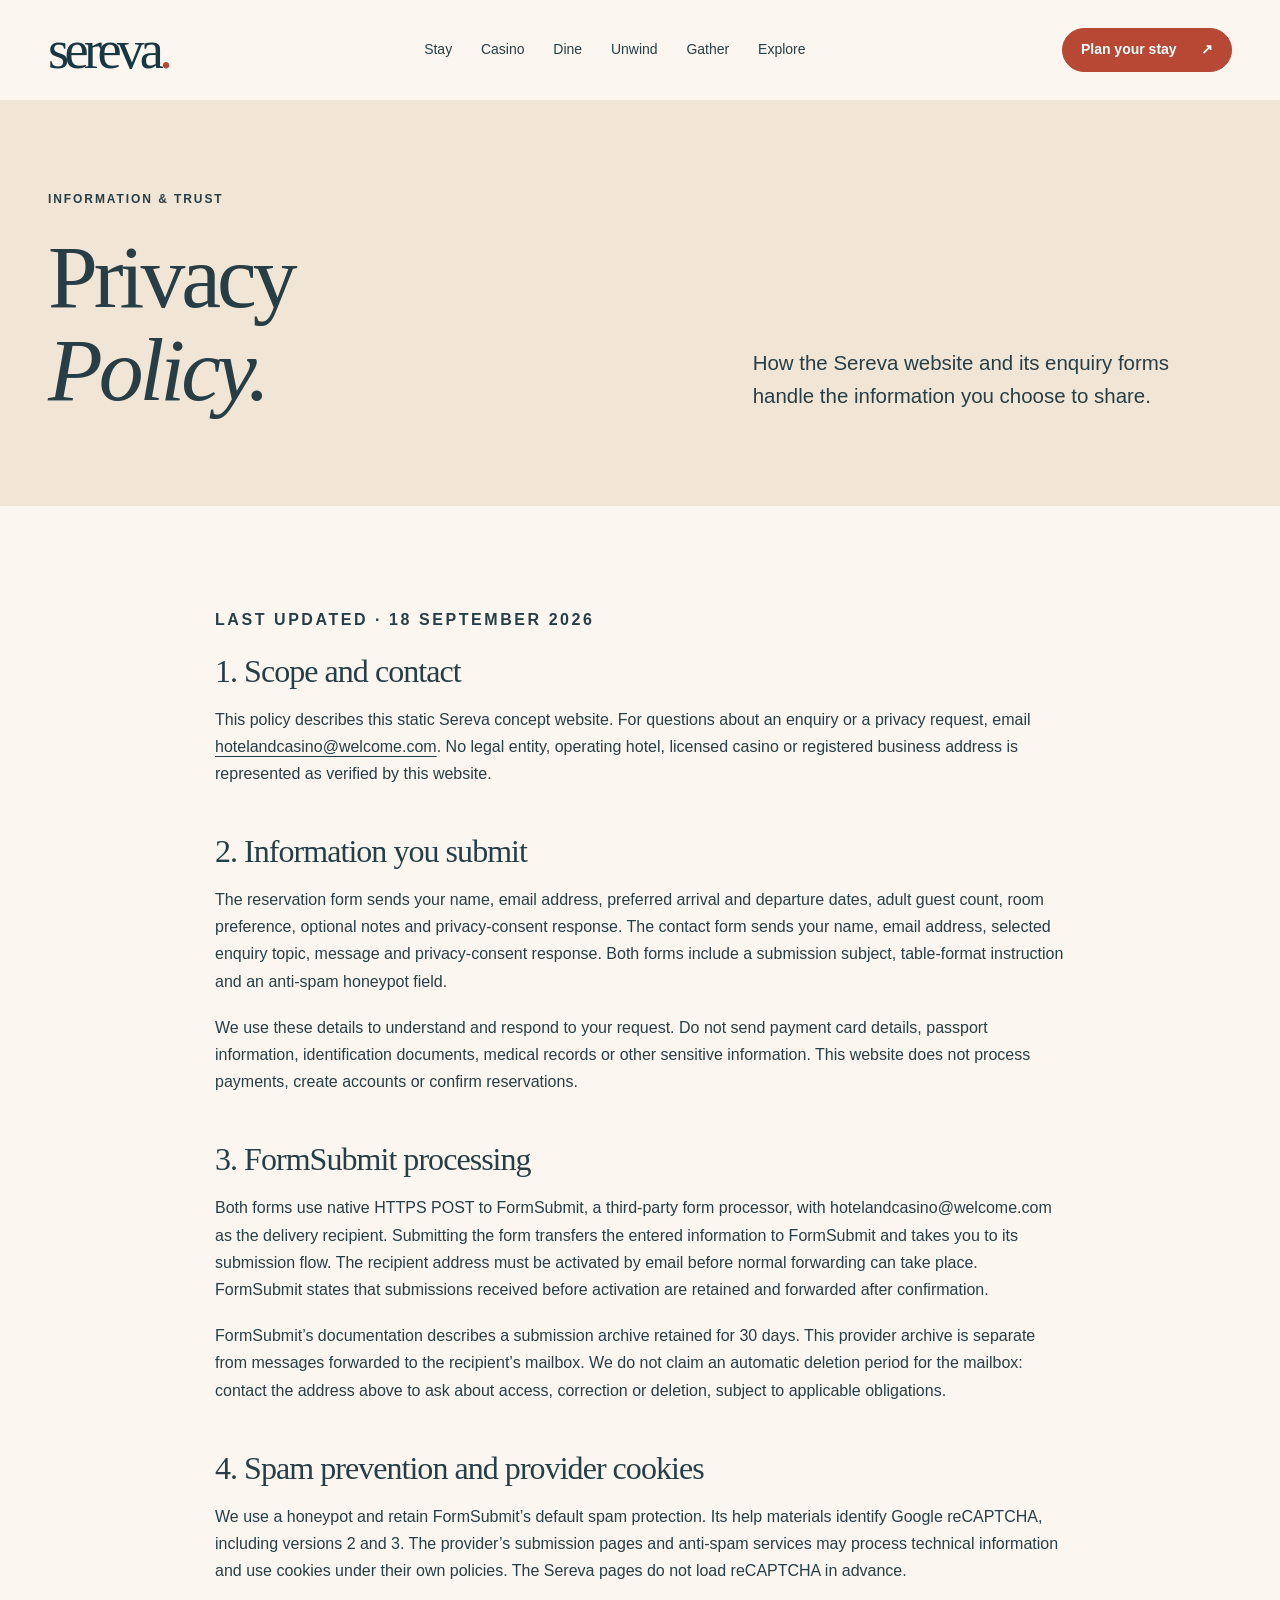
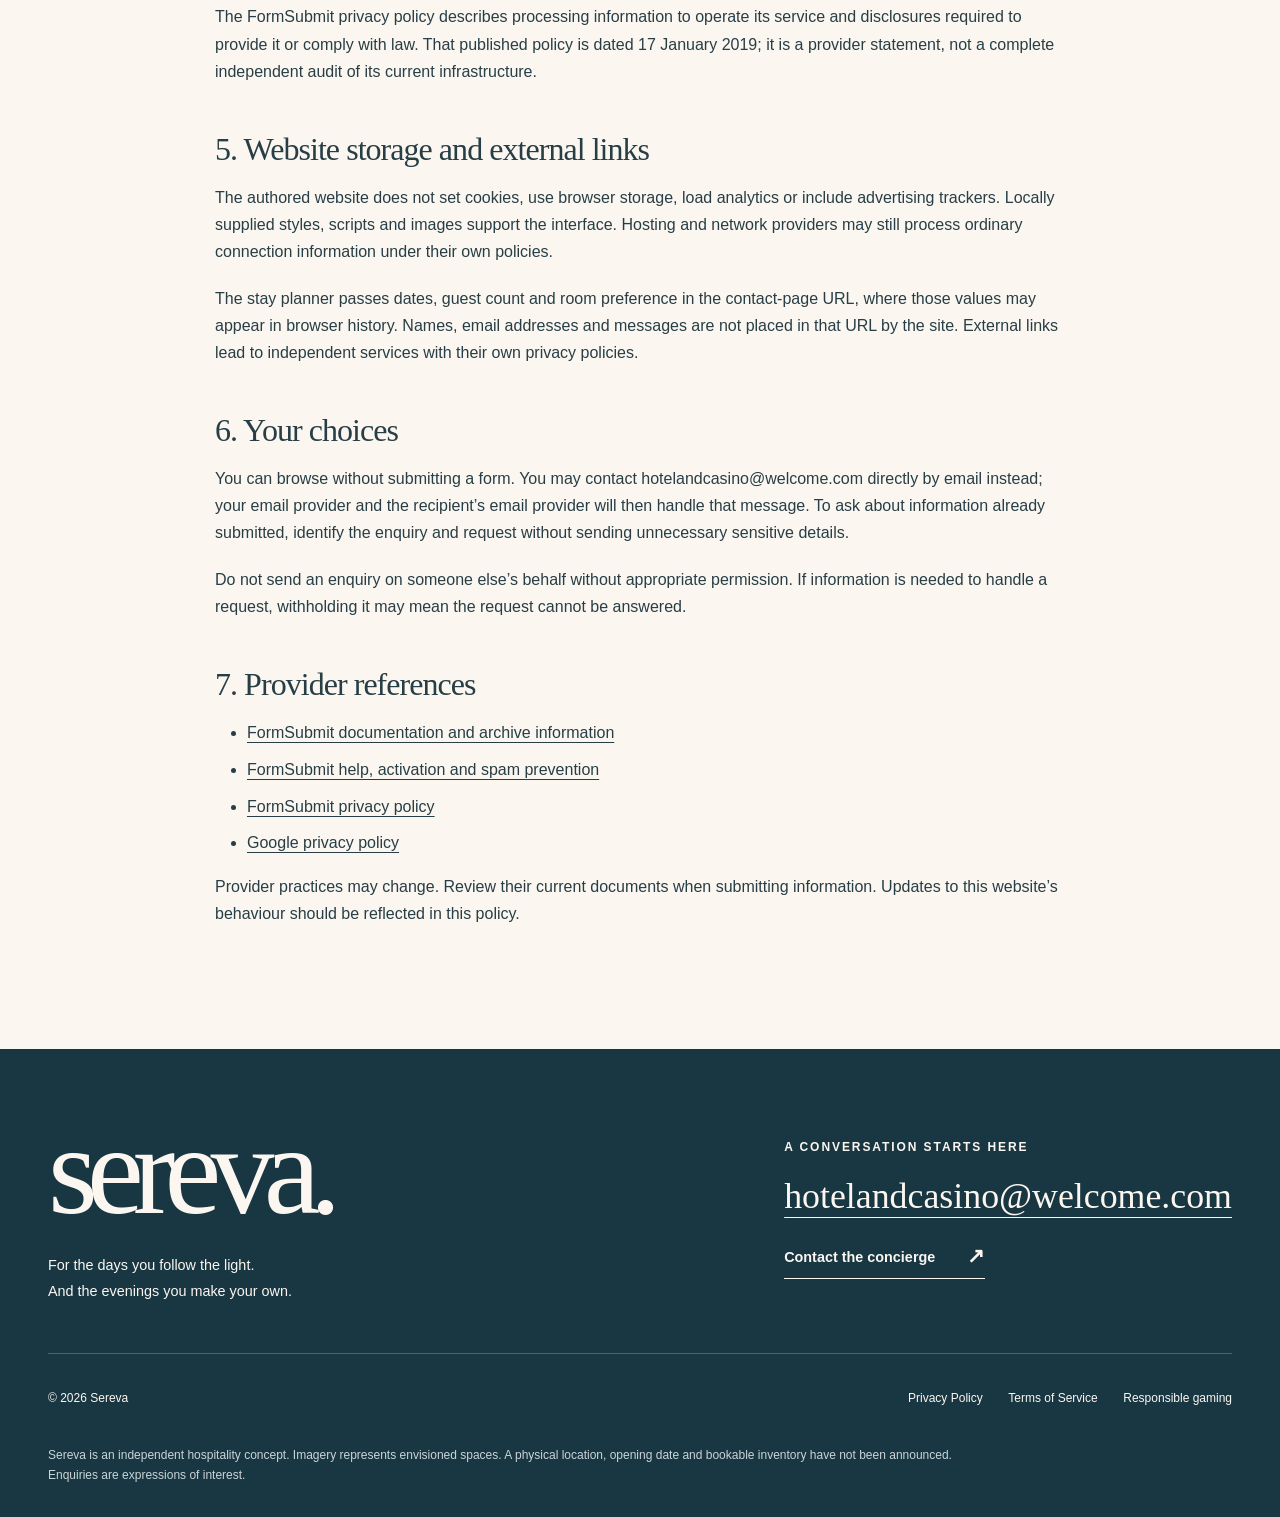
<file: privacy.html>
<!doctype html>
<html lang="en"><head><meta charset="utf-8"><meta name="viewport" content="width=device-width, initial-scale=1"><title>Privacy Policy | Sereva</title><meta name="description" content="Read how Sereva enquiry data is submitted through FormSubmit, what fields are collected, and how to contact the recipient about privacy."><meta name="theme-color" content="#b64834"><link rel="stylesheet" href="assets/vendor/bootstrap/bootstrap.min.css"><link rel="stylesheet" href="assets/css/styles.css"><script src="assets/js/main.js" defer></script></head><body class="page-privacy"><a class="skip-link" href="#main">Skip to content</a><header class="site-header"><a class="wordmark" href="index.html" aria-label="Sereva home">sereva<span class="wordmark-dot">.</span></a><nav class="desktop-nav" aria-label="Main navigation"><a href="rooms.html">Stay</a><a href="casino.html">Casino</a><a href="dining.html">Dine</a><a href="wellness.html">Unwind</a><a href="experiences.html">Gather</a><a href="destination.html">Explore</a></nav><a class="button button-small header-book" href="contact.html#reservation">Plan your stay <span aria-hidden="true">↗</span></a><details class="site-menu"><summary>Menu <span aria-hidden="true">+</span></summary><nav aria-label="Mobile navigation"><a href="index.html">Home</a><a href="rooms.html">Stay</a><a href="casino.html">Casino</a><a href="dining.html">Dine</a><a href="wellness.html">Unwind</a><a href="experiences.html">Gather</a><a href="destination.html">Explore</a><a href="contact.html">Contact & reservations</a><a href="index.html#responsible-gaming">Responsible gaming</a></nav></details></header><main id="main"><section class="page-intro"><div class="container-wide"><p class="eyebrow">Information & trust</p><div class="row g-4 align-items-end"><div class="col-lg-7"><h1>Privacy<br><em>Policy.</em></h1></div><div class="col-lg-5"><p class="lead-copy">How the Sereva website and its enquiry forms handle the information you choose to share.</p></div></div></div></section><article class="legal-content container-wide narrow-content section-pad"><p class="eyebrow">Last updated · 18 September 2026</p><h2>1. Scope and contact</h2><p>This policy describes this static Sereva concept website. For questions about an enquiry or a privacy request, email <a href="mailto:hotelandcasino%40welcome.com">hotelandcasino@welcome.com</a>. No legal entity, operating hotel, licensed casino or registered business address is represented as verified by this website.</p><h2>2. Information you submit</h2><p>The reservation form sends your name, email address, preferred arrival and departure dates, adult guest count, room preference, optional notes and privacy-consent response. The contact form sends your name, email address, selected enquiry topic, message and privacy-consent response. Both forms include a submission subject, table-format instruction and an anti-spam honeypot field.</p><p>We use these details to understand and respond to your request. Do not send payment card details, passport information, identification documents, medical records or other sensitive information. This website does not process payments, create accounts or confirm reservations.</p><h2>3. FormSubmit processing</h2><p>Both forms use native HTTPS POST to FormSubmit, a third-party form processor, with hotelandcasino@welcome.com as the delivery recipient. Submitting the form transfers the entered information to FormSubmit and takes you to its submission flow. The recipient address must be activated by email before normal forwarding can take place. FormSubmit states that submissions received before activation are retained and forwarded after confirmation.</p><p>FormSubmit’s documentation describes a submission archive retained for 30 days. This provider archive is separate from messages forwarded to the recipient’s mailbox. We do not claim an automatic deletion period for the mailbox: contact the address above to ask about access, correction or deletion, subject to applicable obligations.</p><h2>4. Spam prevention and provider cookies</h2><p>We use a honeypot and retain FormSubmit’s default spam protection. Its help materials identify Google reCAPTCHA, including versions 2 and 3. The provider’s submission pages and anti-spam services may process technical information and use cookies under their own policies. The Sereva pages do not load reCAPTCHA in advance.</p><p>The FormSubmit privacy policy describes processing information to operate its service and disclosures required to provide it or comply with law. That published policy is dated 17 January 2019; it is a provider statement, not a complete independent audit of its current infrastructure.</p><h2>5. Website storage and external links</h2><p>The authored website does not set cookies, use browser storage, load analytics or include advertising trackers. Locally supplied styles, scripts and images support the interface. Hosting and network providers may still process ordinary connection information under their own policies.</p><p>The stay planner passes dates, guest count and room preference in the contact-page URL, where those values may appear in browser history. Names, email addresses and messages are not placed in that URL by the site. External links lead to independent services with their own privacy policies.</p><h2>6. Your choices</h2><p>You can browse without submitting a form. You may contact hotelandcasino@welcome.com directly by email instead; your email provider and the recipient’s email provider will then handle that message. To ask about information already submitted, identify the enquiry and request without sending unnecessary sensitive details.</p><p>Do not send an enquiry on someone else’s behalf without appropriate permission. If information is needed to handle a request, withholding it may mean the request cannot be answered.</p><h2>7. Provider references</h2><ul class="legal-links"><li><a href="https://formsubmit.co/documentation">FormSubmit documentation and archive information</a></li><li><a href="https://formsubmit.co/help">FormSubmit help, activation and spam prevention</a></li><li><a href="https://formsubmit.co/privacy.pdf">FormSubmit privacy policy</a></li><li><a href="https://policies.google.com/privacy">Google privacy policy</a></li></ul><p>Provider practices may change. Review their current documents when submitting information. Updates to this website’s behaviour should be reflected in this policy.</p></article></main><footer class="site-footer"><div class="container-wide"><div class="footer-top"><div><a class="footer-wordmark" href="index.html">sereva.</a><p>For the days you follow the light.<br>And the evenings you make your own.</p></div><div class="footer-contact"><span class="eyebrow">A conversation starts here</span><a class="email-link" href="mailto:hotelandcasino%40welcome.com">hotelandcasino@welcome.com</a><a class="text-link" href="contact.html">Contact the concierge<span aria-hidden="true">↗</span></a></div></div><div class="footer-bottom"><p>© 2026 Sereva</p><nav aria-label="Footer navigation"><a href="privacy.html" aria-current="page">Privacy Policy</a><a href="terms.html">Terms of Service</a><a href="index.html#responsible-gaming">Responsible gaming</a></nav></div><p class="concept-note">Sereva is an independent hospitality concept. Imagery represents envisioned spaces. A physical location, opening date and bookable inventory have not been announced. Enquiries are expressions of interest.</p></div></footer></body></html>
</file>
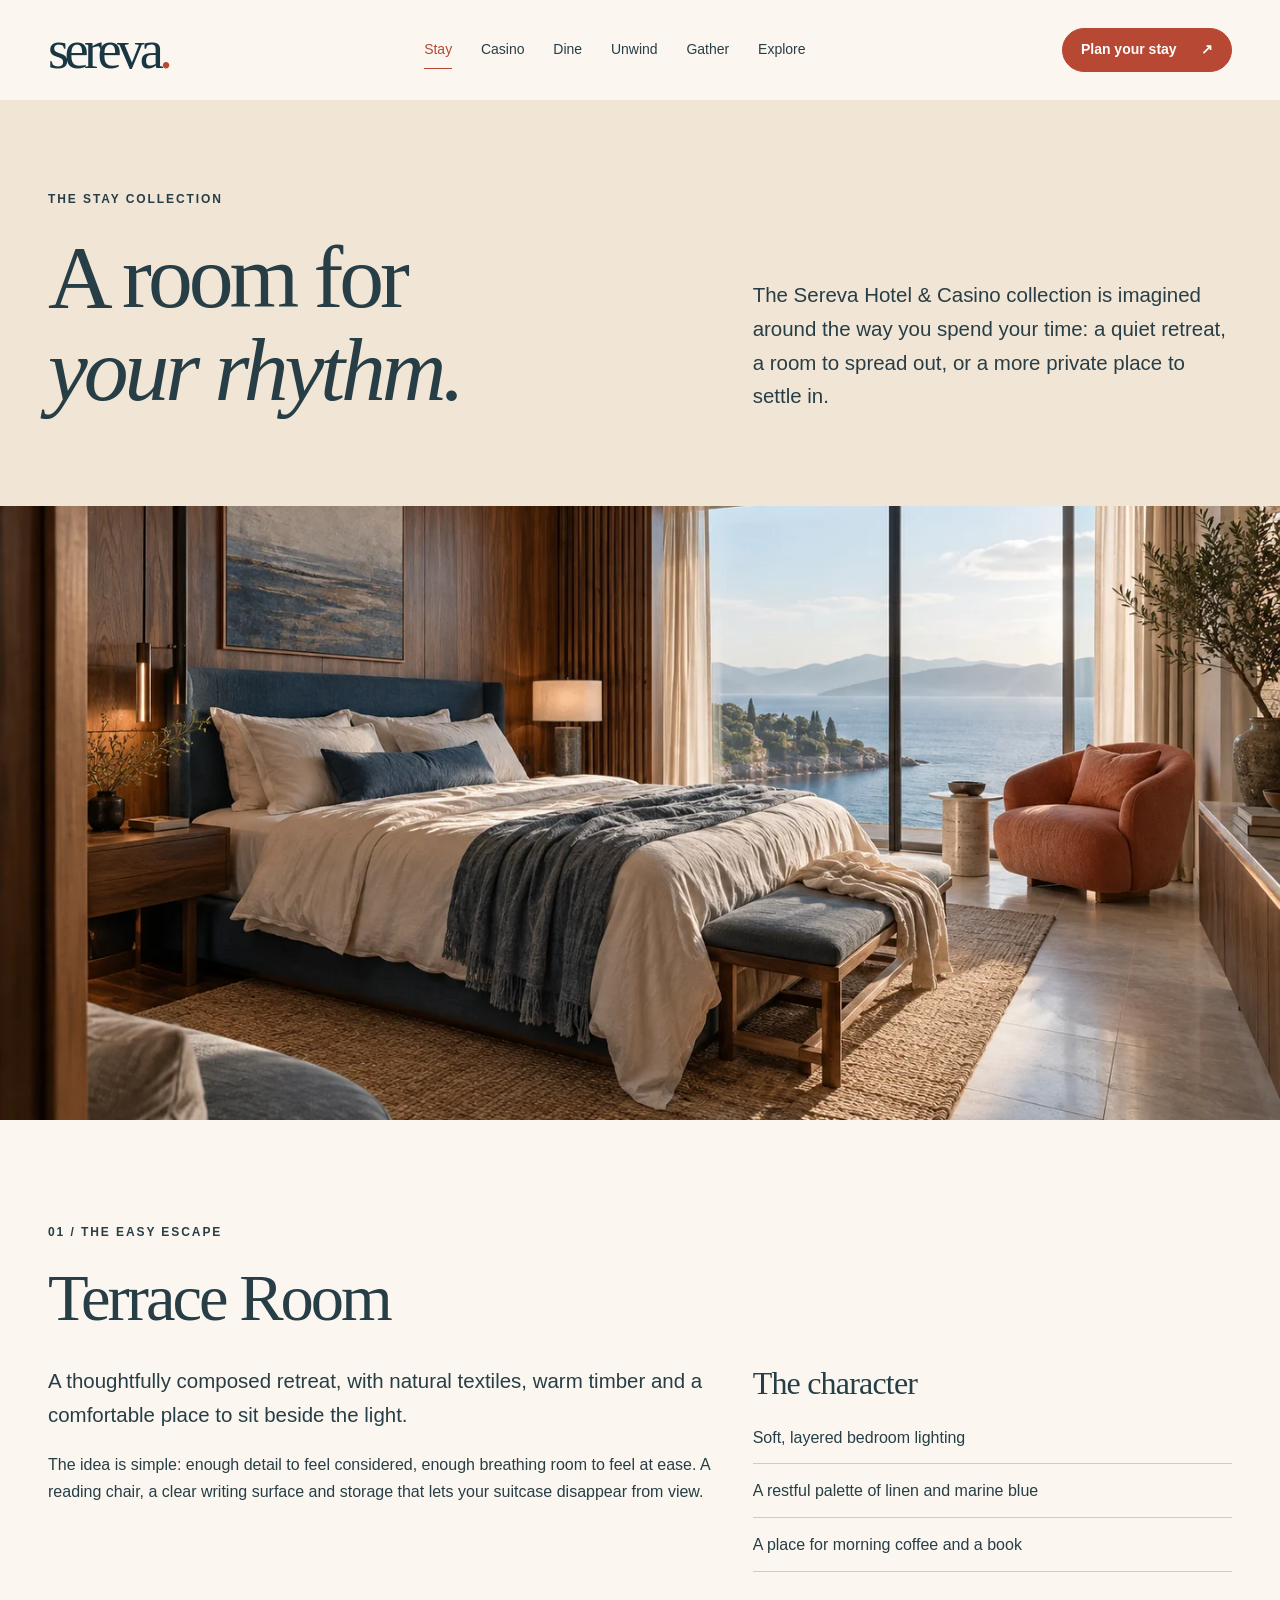
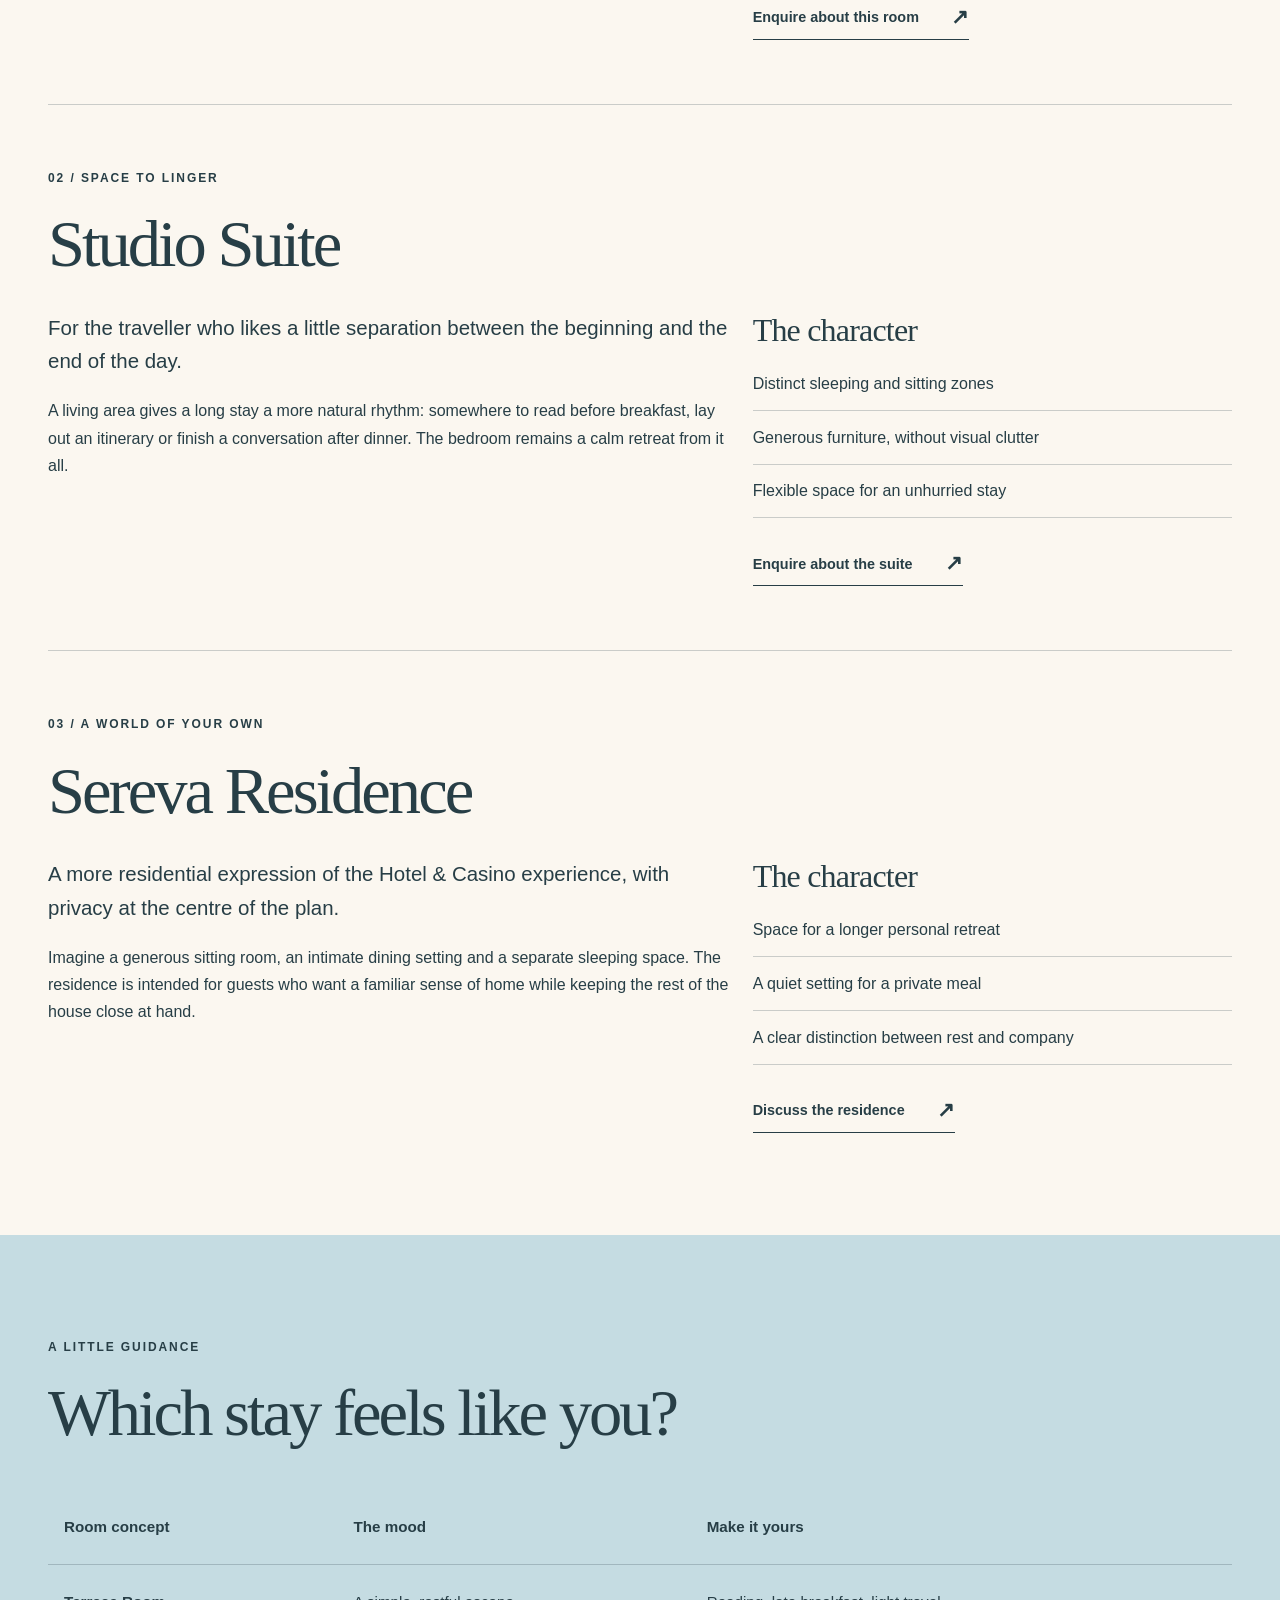
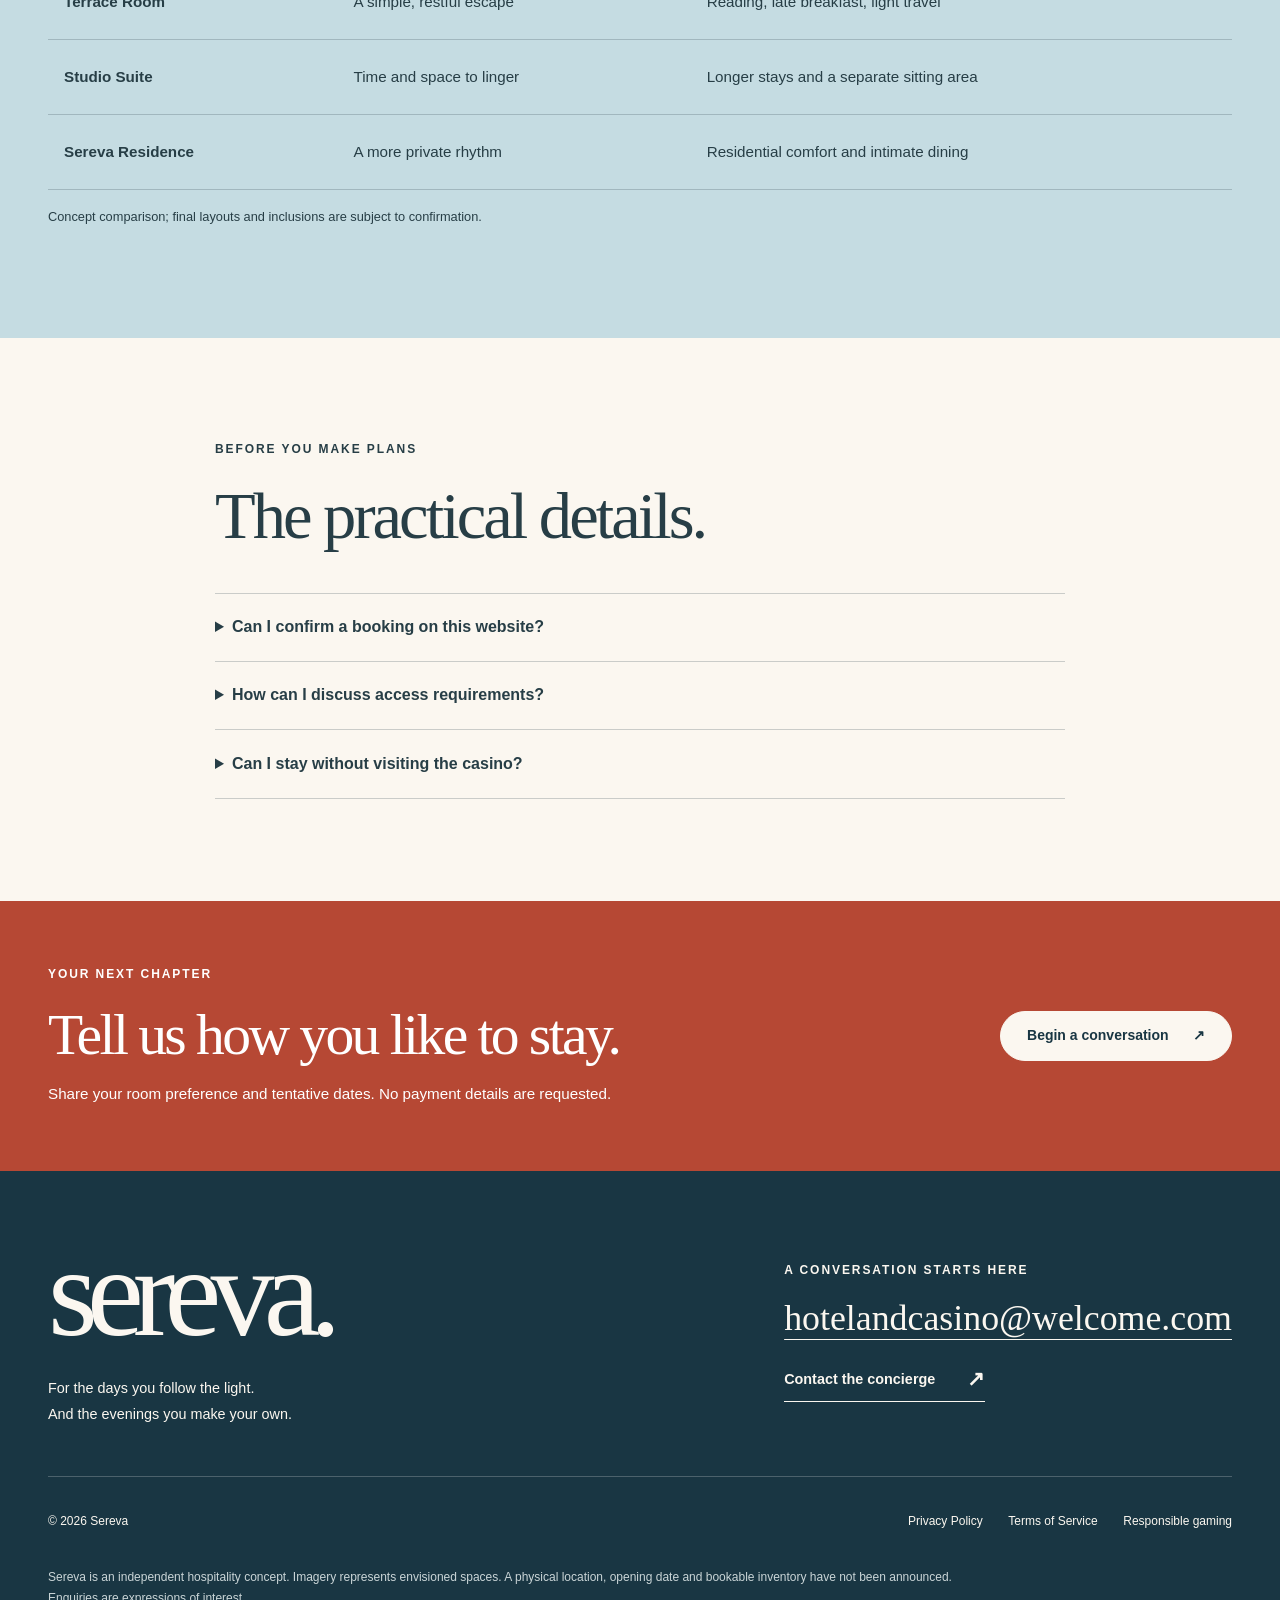
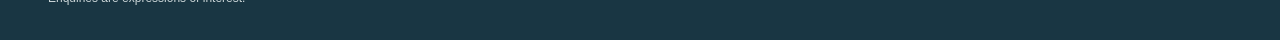
<file: rooms.html>
<!doctype html>
<html lang="en"><head><meta charset="utf-8"><meta name="viewport" content="width=device-width, initial-scale=1"><title>Rooms with room to breathe | Sereva</title><meta name="description" content="Explore Terrace Rooms, Studio Suites and the Sereva Residence, with considered spaces for short escapes and longer stays."><meta name="theme-color" content="#b64834"><link rel="stylesheet" href="assets/vendor/bootstrap/bootstrap.min.css"><link rel="stylesheet" href="assets/css/styles.css"><script src="assets/js/main.js" defer></script></head><body class="page-rooms"><a class="skip-link" href="#main">Skip to content</a><header class="site-header"><a class="wordmark" href="index.html" aria-label="Sereva home">sereva<span class="wordmark-dot">.</span></a><nav class="desktop-nav" aria-label="Main navigation"><a href="rooms.html" aria-current="page">Stay</a><a href="casino.html">Casino</a><a href="dining.html">Dine</a><a href="wellness.html">Unwind</a><a href="experiences.html">Gather</a><a href="destination.html">Explore</a></nav><a class="button button-small header-book" href="contact.html#reservation">Plan your stay <span aria-hidden="true">↗</span></a><details class="site-menu"><summary>Menu <span aria-hidden="true">+</span></summary><nav aria-label="Mobile navigation"><a href="index.html">Home</a><a href="rooms.html" aria-current="page">Stay</a><a href="casino.html">Casino</a><a href="dining.html">Dine</a><a href="wellness.html">Unwind</a><a href="experiences.html">Gather</a><a href="destination.html">Explore</a><a href="contact.html">Contact & reservations</a><a href="index.html#responsible-gaming">Responsible gaming</a></nav></details></header><main id="main"><section class="page-intro"><div class="container-wide"><p class="eyebrow">The stay collection</p><div class="row g-4 align-items-end"><div class="col-lg-7"><h1>A room for<br><em>your rhythm.</em></h1></div><div class="col-lg-5"><p class="lead-copy">The Sereva Hotel &amp; Casino collection is imagined around the way you spend your time: a quiet retreat, a room to spread out, or a more private place to settle in.</p></div></div></div></section><div class="page-photo"><img class="" src="assets/images/suite.webp" srcset="assets/images/suite-640.webp 640w, assets/images/suite.webp 1440w" sizes="100vw" width="1440" height="960" alt="Light-filled suite with a linen bed, walnut walls and coral seating" loading="eager" decoding="auto" fetchpriority="high"></div><section class="section-pad"><div class="container-wide"><div class="room-detail" id="terrace-room"><p class="eyebrow">01 / The easy escape</p><h2>Terrace Room</h2><div class="row g-4"><div class="col-md-7"><p class="lead-copy">A thoughtfully composed retreat, with natural textiles, warm timber and a comfortable place to sit beside the light.</p><p>The idea is simple: enough detail to feel considered, enough breathing room to feel at ease. A reading chair, a clear writing surface and storage that lets your suitcase disappear from view.</p></div><div class="col-md-5"><h3>The character</h3><ul class="feature-list"><li>Soft, layered bedroom lighting</li><li>A restful palette of linen and marine blue</li><li>A place for morning coffee and a book</li></ul><a class="text-link" href="contact.html?room=terrace#reservation">Enquire about this room<span aria-hidden="true">↗</span></a></div></div></div><div class="room-detail" id="studio-suite"><p class="eyebrow">02 / Space to linger</p><h2>Studio Suite</h2><div class="row g-4"><div class="col-md-7"><p class="lead-copy">For the traveller who likes a little separation between the beginning and the end of the day.</p><p>A living area gives a long stay a more natural rhythm: somewhere to read before breakfast, lay out an itinerary or finish a conversation after dinner. The bedroom remains a calm retreat from it all.</p></div><div class="col-md-5"><h3>The character</h3><ul class="feature-list"><li>Distinct sleeping and sitting zones</li><li>Generous furniture, without visual clutter</li><li>Flexible space for an unhurried stay</li></ul><a class="text-link" href="contact.html?room=studio#reservation">Enquire about the suite<span aria-hidden="true">↗</span></a></div></div></div><div class="room-detail" id="residence"><p class="eyebrow">03 / A world of your own</p><h2>Sereva Residence</h2><div class="row g-4"><div class="col-md-7"><p class="lead-copy">A more residential expression of the Hotel &amp; Casino experience, with privacy at the centre of the plan.</p><p>Imagine a generous sitting room, an intimate dining setting and a separate sleeping space. The residence is intended for guests who want a familiar sense of home while keeping the rest of the house close at hand.</p></div><div class="col-md-5"><h3>The character</h3><ul class="feature-list"><li>Space for a longer personal retreat</li><li>A quiet setting for a private meal</li><li>A clear distinction between rest and company</li></ul><a class="text-link" href="contact.html?room=residence#reservation">Discuss the residence<span aria-hidden="true">↗</span></a></div></div></div></div></section>
<section class="blue-band section-pad"><div class="container-wide"><div class="section-heading"><p class="eyebrow">A little guidance</p><h2>Which stay feels like you?</h2></div><div class="table-responsive"><table class="table room-table"><caption>Concept comparison; final layouts and inclusions are subject to confirmation.</caption><thead><tr><th scope="col">Room concept</th><th scope="col">The mood</th><th scope="col">Make it yours</th></tr></thead><tbody><tr><th scope="row">Terrace Room</th><td>A simple, restful escape</td><td>Reading, late breakfast, light travel</td></tr><tr><th scope="row">Studio Suite</th><td>Time and space to linger</td><td>Longer stays and a separate sitting area</td></tr><tr><th scope="row">Sereva Residence</th><td>A more private rhythm</td><td>Residential comfort and intimate dining</td></tr></tbody></table></div></div></section>
<section class="section-pad"><div class="container-wide narrow-content"><div class="section-heading"><p class="eyebrow">Before you make plans</p><h2>The practical details.</h2></div><details class="faq"><summary>Can I confirm a booking on this website?</summary><p>No. The form records a reservation enquiry. Dates, location, room details, prices and availability require an explicit written offer before you make a booking or travel arrangements.</p></details><details class="faq"><summary>How can I discuss access requirements?</summary><p>Describe the practical arrangements that would help you, such as step-free access or bathroom preferences. Please avoid sending medical records. Specific room accessibility must be confirmed before booking.</p></details><details class="faq"><summary>Can I stay without visiting the casino?</summary><p>Of course. The stay, dining and wellness concepts have their own identity. Gambling is optional and separate from the experience of being a guest.</p></details></div></section><section class="cta-band"><div class="container-wide"><div><p class="eyebrow">Your next chapter</p><h2>Tell us how you like to stay.</h2><p>Share your room preference and tentative dates. No payment details are requested.</p></div><a class="button button-light" href="contact.html#reservation">Begin a conversation<span aria-hidden="true">↗</span></a></div></section></main><footer class="site-footer"><div class="container-wide"><div class="footer-top"><div><a class="footer-wordmark" href="index.html">sereva.</a><p>For the days you follow the light.<br>And the evenings you make your own.</p></div><div class="footer-contact"><span class="eyebrow">A conversation starts here</span><a class="email-link" href="mailto:hotelandcasino%40welcome.com">hotelandcasino@welcome.com</a><a class="text-link" href="contact.html">Contact the concierge<span aria-hidden="true">↗</span></a></div></div><div class="footer-bottom"><p>© 2026 Sereva</p><nav aria-label="Footer navigation"><a href="privacy.html">Privacy Policy</a><a href="terms.html">Terms of Service</a><a href="index.html#responsible-gaming">Responsible gaming</a></nav></div><p class="concept-note">Sereva is an independent hospitality concept. Imagery represents envisioned spaces. A physical location, opening date and bookable inventory have not been announced. Enquiries are expressions of interest.</p></div></footer></body></html>
</file>
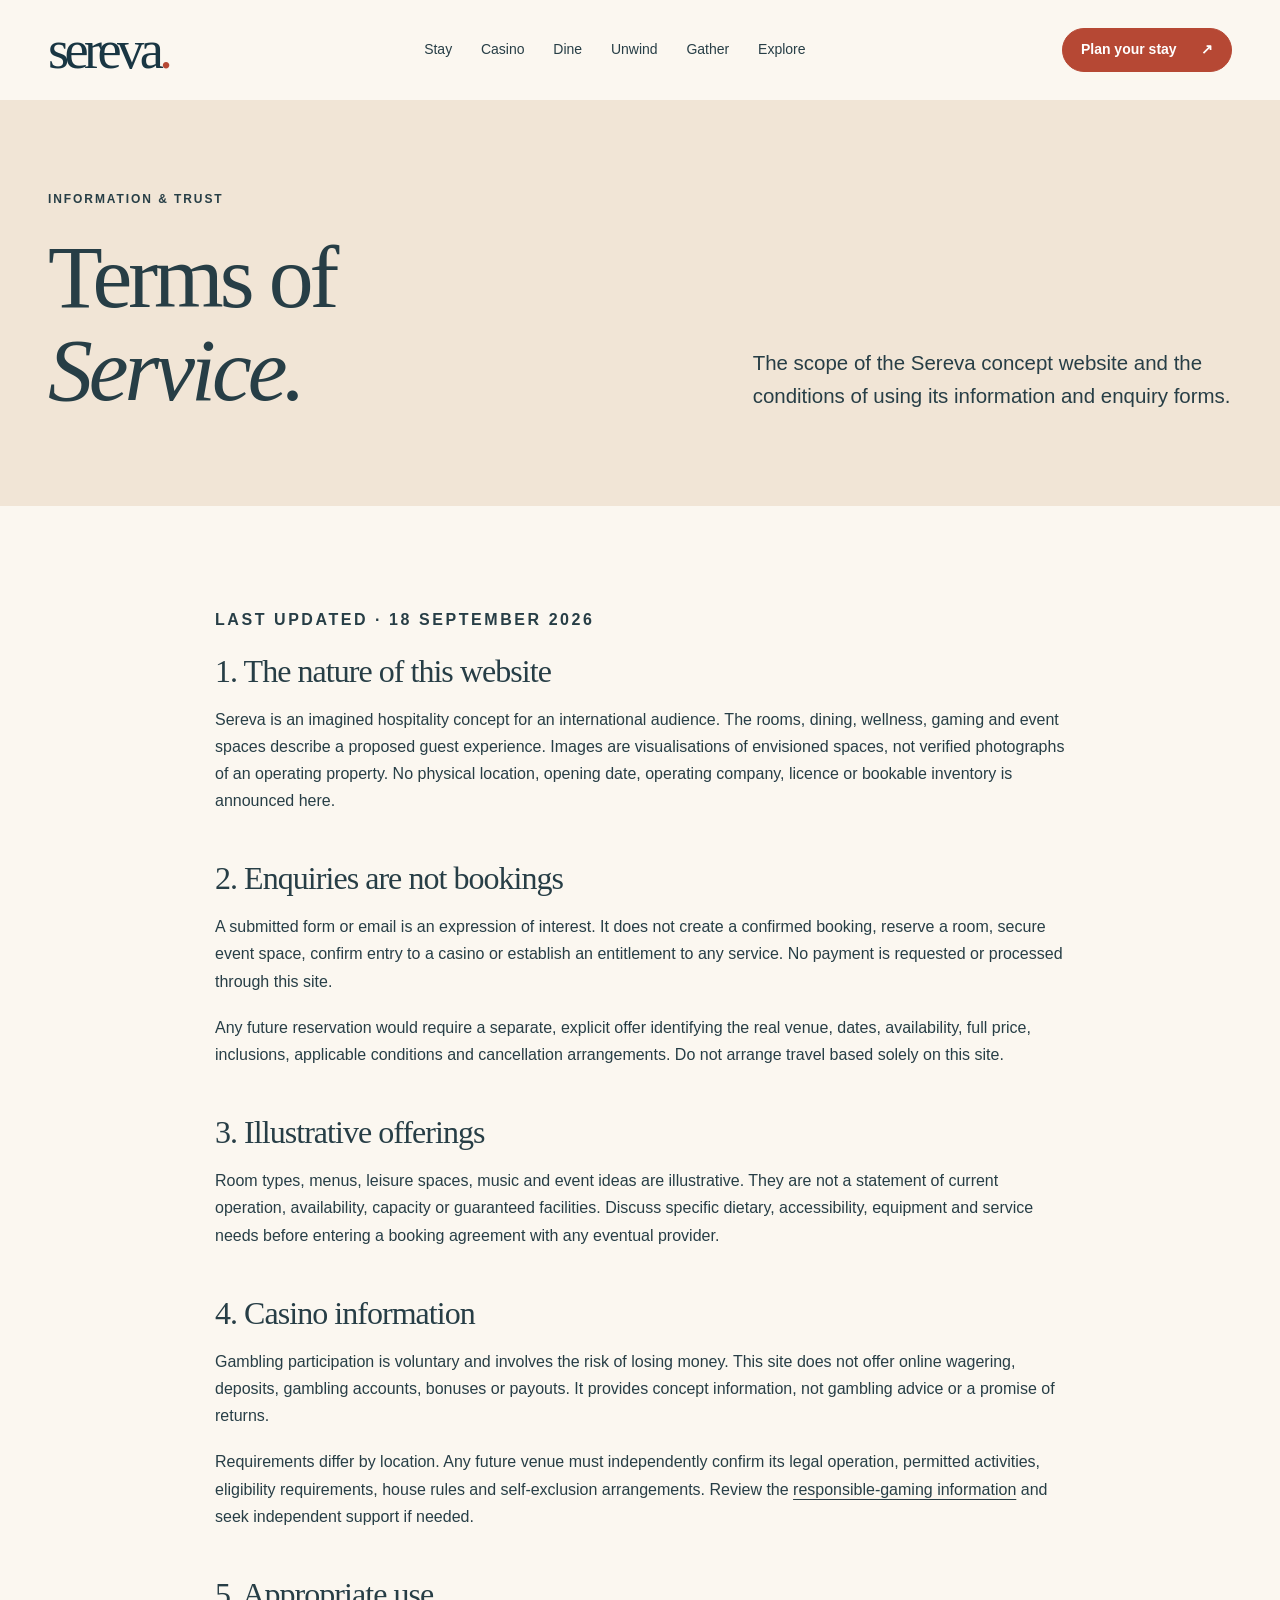
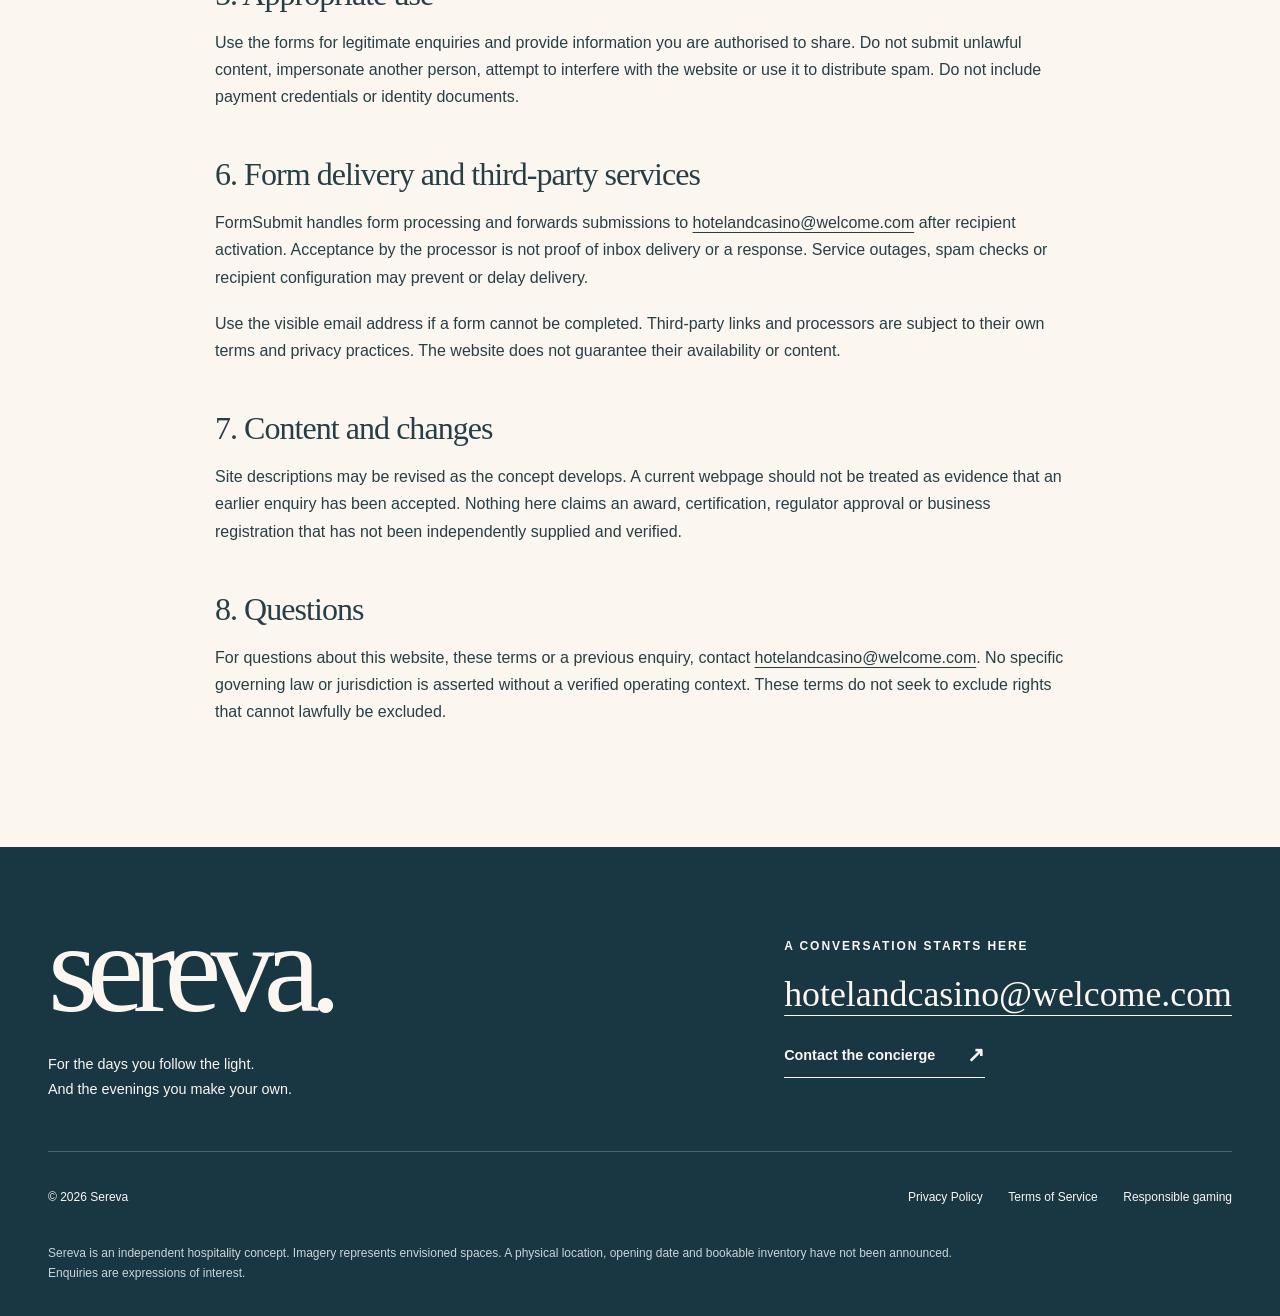
<file: terms.html>
<!doctype html>
<html lang="en"><head><meta charset="utf-8"><meta name="viewport" content="width=device-width, initial-scale=1"><title>Terms of Service | Sereva</title><meta name="description" content="Read the terms for using the Sereva concept website, including enquiry limitations, illustrative offerings and third-party form delivery."><meta name="theme-color" content="#b64834"><link rel="stylesheet" href="assets/vendor/bootstrap/bootstrap.min.css"><link rel="stylesheet" href="assets/css/styles.css"><script src="assets/js/main.js" defer></script></head><body class="page-terms"><a class="skip-link" href="#main">Skip to content</a><header class="site-header"><a class="wordmark" href="index.html" aria-label="Sereva home">sereva<span class="wordmark-dot">.</span></a><nav class="desktop-nav" aria-label="Main navigation"><a href="rooms.html">Stay</a><a href="casino.html">Casino</a><a href="dining.html">Dine</a><a href="wellness.html">Unwind</a><a href="experiences.html">Gather</a><a href="destination.html">Explore</a></nav><a class="button button-small header-book" href="contact.html#reservation">Plan your stay <span aria-hidden="true">↗</span></a><details class="site-menu"><summary>Menu <span aria-hidden="true">+</span></summary><nav aria-label="Mobile navigation"><a href="index.html">Home</a><a href="rooms.html">Stay</a><a href="casino.html">Casino</a><a href="dining.html">Dine</a><a href="wellness.html">Unwind</a><a href="experiences.html">Gather</a><a href="destination.html">Explore</a><a href="contact.html">Contact & reservations</a><a href="index.html#responsible-gaming">Responsible gaming</a></nav></details></header><main id="main"><section class="page-intro"><div class="container-wide"><p class="eyebrow">Information & trust</p><div class="row g-4 align-items-end"><div class="col-lg-7"><h1>Terms of<br><em>Service.</em></h1></div><div class="col-lg-5"><p class="lead-copy">The scope of the Sereva concept website and the conditions of using its information and enquiry forms.</p></div></div></div></section><article class="legal-content container-wide narrow-content section-pad"><p class="eyebrow">Last updated · 18 September 2026</p><h2>1. The nature of this website</h2><p>Sereva is an imagined hospitality concept for an international audience. The rooms, dining, wellness, gaming and event spaces describe a proposed guest experience. Images are visualisations of envisioned spaces, not verified photographs of an operating property. No physical location, opening date, operating company, licence or bookable inventory is announced here.</p><h2>2. Enquiries are not bookings</h2><p>A submitted form or email is an expression of interest. It does not create a confirmed booking, reserve a room, secure event space, confirm entry to a casino or establish an entitlement to any service. No payment is requested or processed through this site.</p><p>Any future reservation would require a separate, explicit offer identifying the real venue, dates, availability, full price, inclusions, applicable conditions and cancellation arrangements. Do not arrange travel based solely on this site.</p><h2>3. Illustrative offerings</h2><p>Room types, menus, leisure spaces, music and event ideas are illustrative. They are not a statement of current operation, availability, capacity or guaranteed facilities. Discuss specific dietary, accessibility, equipment and service needs before entering a booking agreement with any eventual provider.</p><h2>4. Casino information</h2><p>Gambling participation is voluntary and involves the risk of losing money. This site does not offer online wagering, deposits, gambling accounts, bonuses or payouts. It provides concept information, not gambling advice or a promise of returns.</p><p>Requirements differ by location. Any future venue must independently confirm its legal operation, permitted activities, eligibility requirements, house rules and self-exclusion arrangements. Review the <a href="index.html#responsible-gaming">responsible-gaming information</a> and seek independent support if needed.</p><h2>5. Appropriate use</h2><p>Use the forms for legitimate enquiries and provide information you are authorised to share. Do not submit unlawful content, impersonate another person, attempt to interfere with the website or use it to distribute spam. Do not include payment credentials or identity documents.</p><h2>6. Form delivery and third-party services</h2><p>FormSubmit handles form processing and forwards submissions to <a href="mailto:hotelandcasino%40welcome.com">hotelandcasino@welcome.com</a> after recipient activation. Acceptance by the processor is not proof of inbox delivery or a response. Service outages, spam checks or recipient configuration may prevent or delay delivery.</p><p>Use the visible email address if a form cannot be completed. Third-party links and processors are subject to their own terms and privacy practices. The website does not guarantee their availability or content.</p><h2>7. Content and changes</h2><p>Site descriptions may be revised as the concept develops. A current webpage should not be treated as evidence that an earlier enquiry has been accepted. Nothing here claims an award, certification, regulator approval or business registration that has not been independently supplied and verified.</p><h2>8. Questions</h2><p>For questions about this website, these terms or a previous enquiry, contact <a href="mailto:hotelandcasino%40welcome.com">hotelandcasino@welcome.com</a>. No specific governing law or jurisdiction is asserted without a verified operating context. These terms do not seek to exclude rights that cannot lawfully be excluded.</p></article></main><footer class="site-footer"><div class="container-wide"><div class="footer-top"><div><a class="footer-wordmark" href="index.html">sereva.</a><p>For the days you follow the light.<br>And the evenings you make your own.</p></div><div class="footer-contact"><span class="eyebrow">A conversation starts here</span><a class="email-link" href="mailto:hotelandcasino%40welcome.com">hotelandcasino@welcome.com</a><a class="text-link" href="contact.html">Contact the concierge<span aria-hidden="true">↗</span></a></div></div><div class="footer-bottom"><p>© 2026 Sereva</p><nav aria-label="Footer navigation"><a href="privacy.html">Privacy Policy</a><a href="terms.html" aria-current="page">Terms of Service</a><a href="index.html#responsible-gaming">Responsible gaming</a></nav></div><p class="concept-note">Sereva is an independent hospitality concept. Imagery represents envisioned spaces. A physical location, opening date and bookable inventory have not been announced. Enquiries are expressions of interest.</p></div></footer></body></html>
</file>
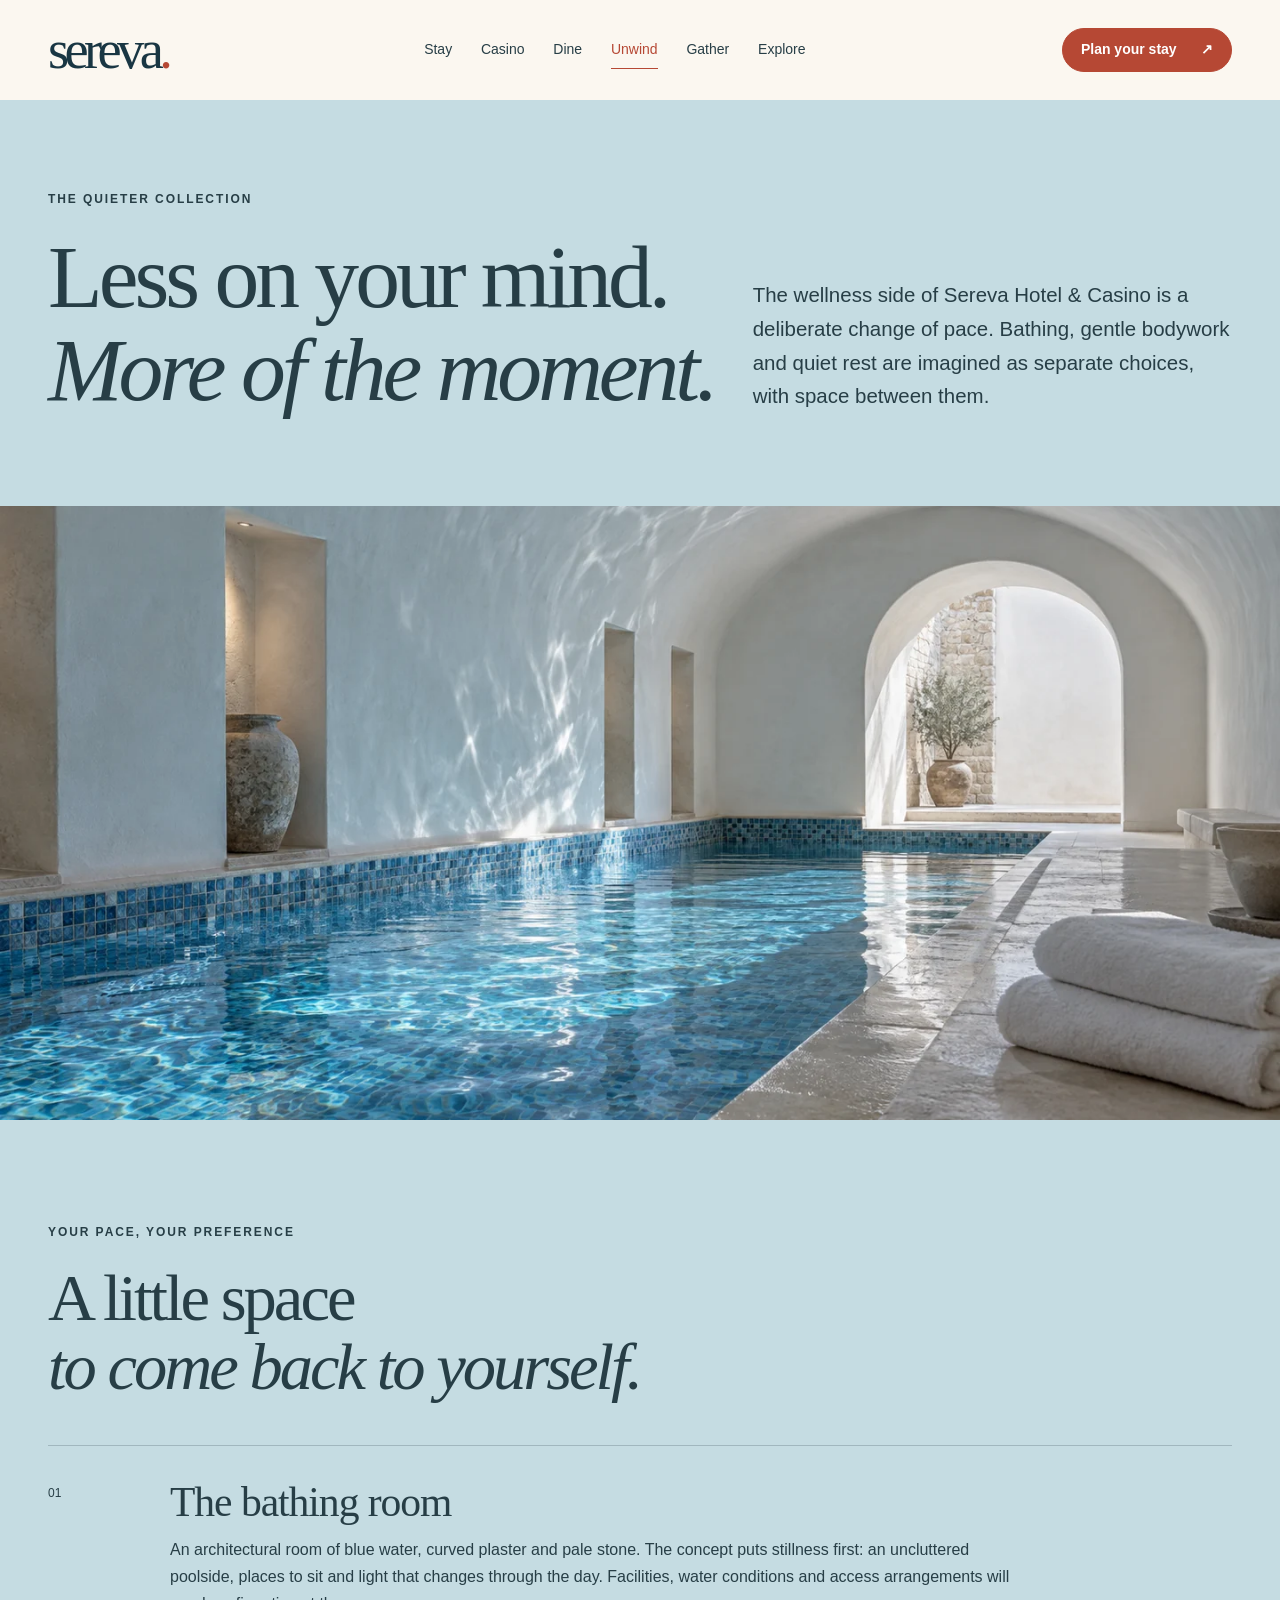
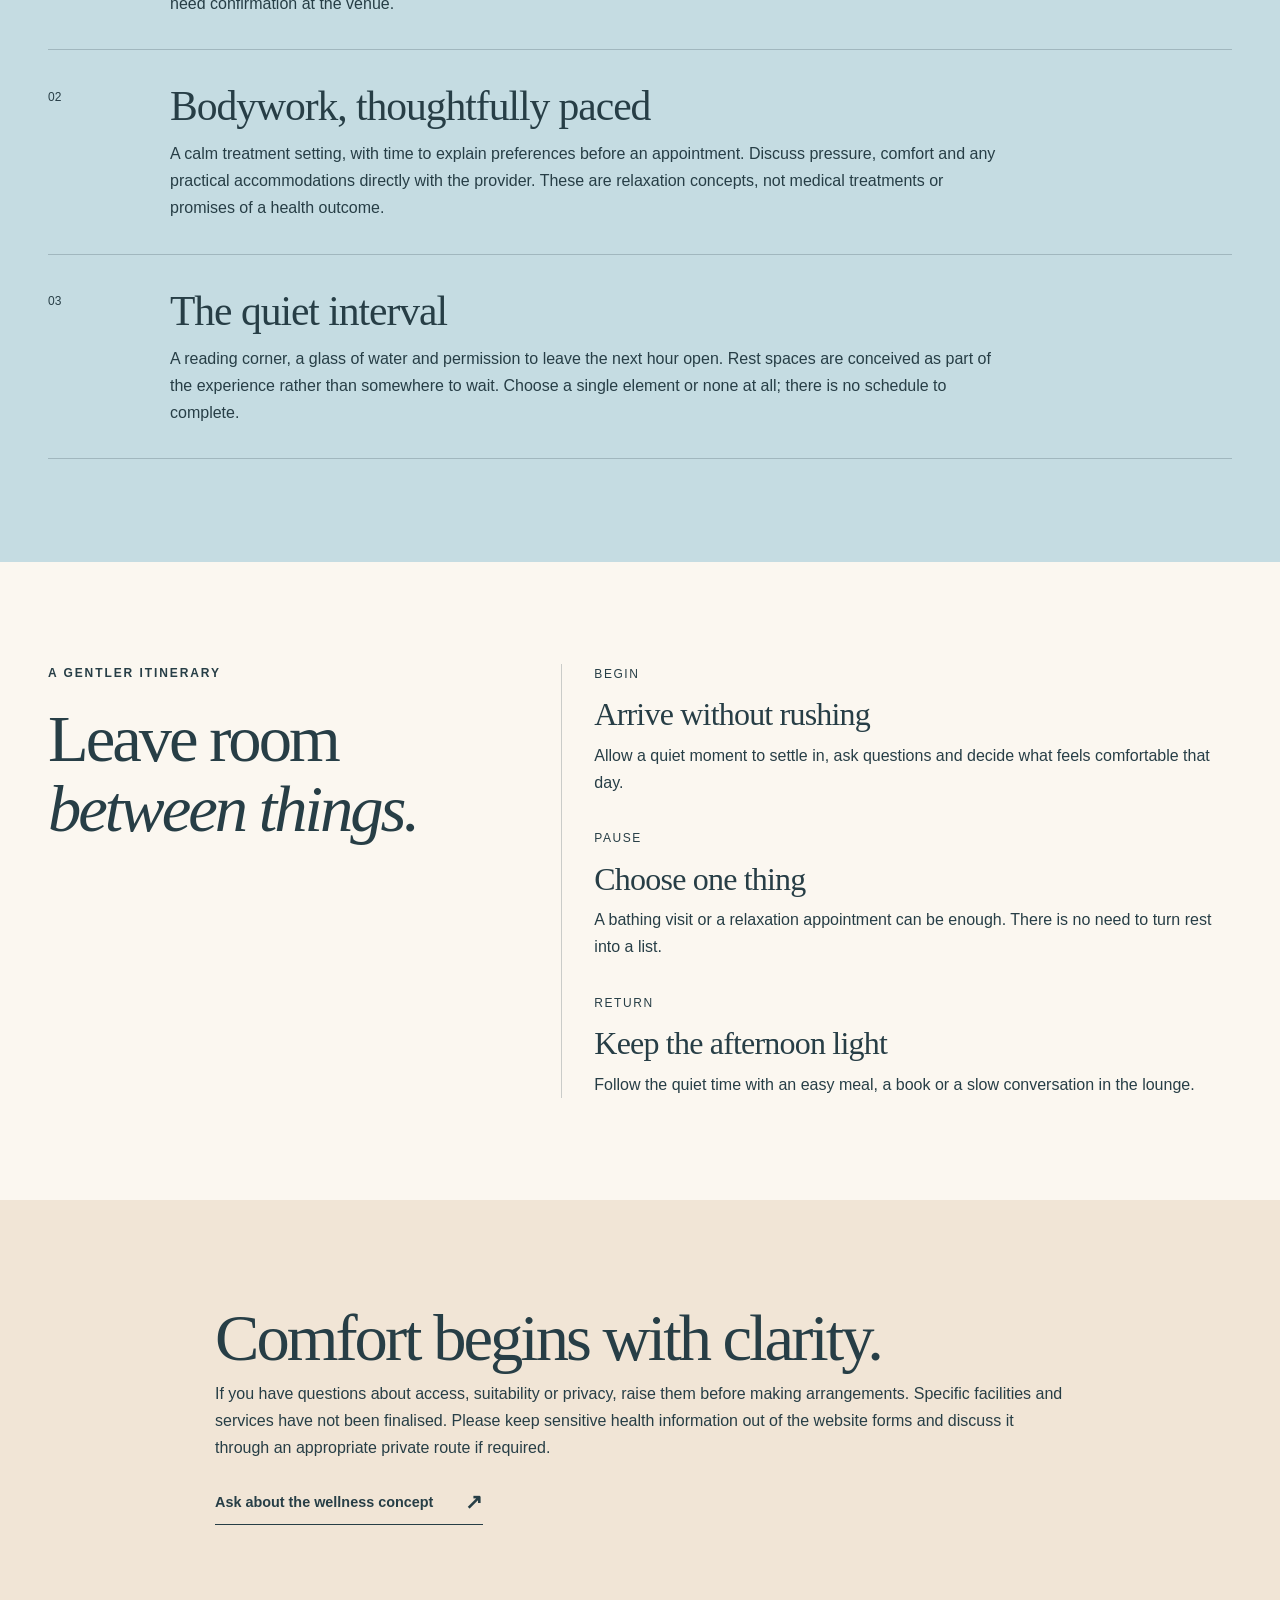
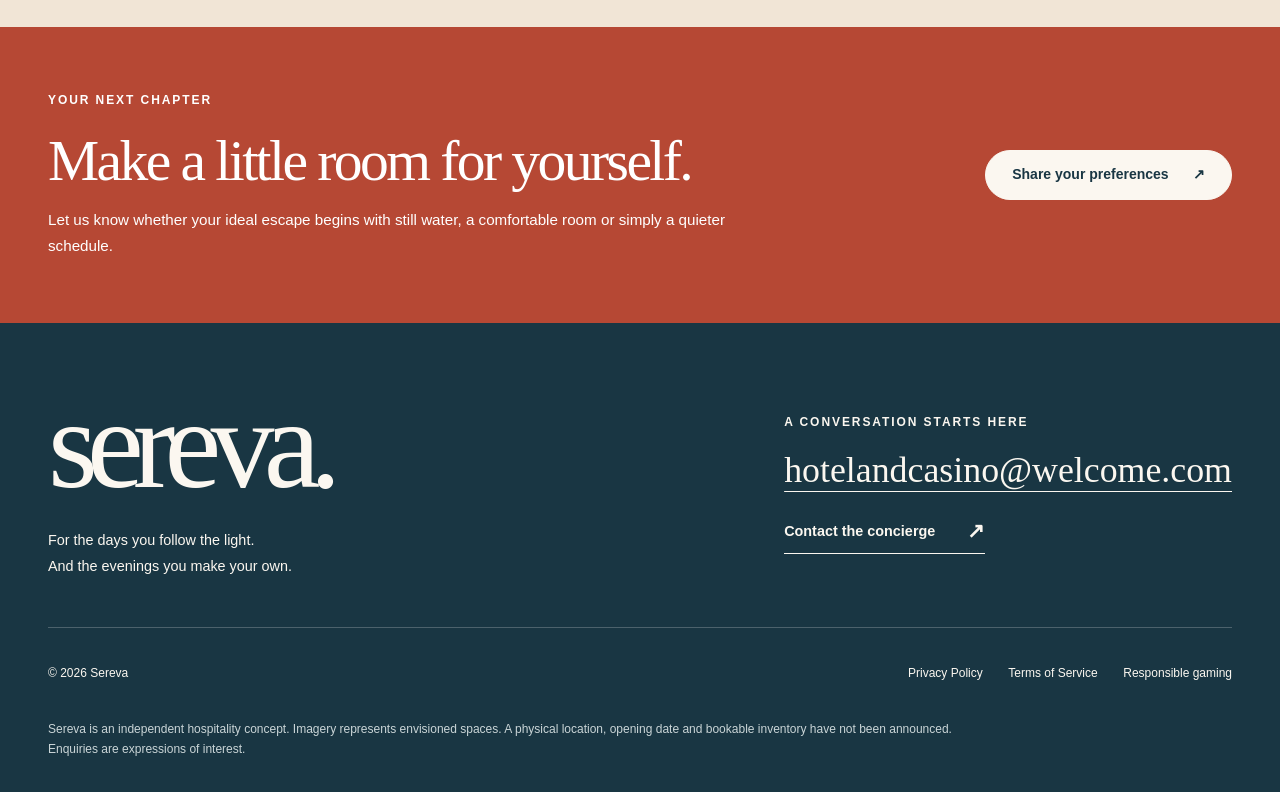
<file: wellness.html>
<!doctype html>
<html lang="en"><head><meta charset="utf-8"><meta name="viewport" content="width=device-width, initial-scale=1"><title>A slower kind of luxury | Sereva</title><meta name="description" content="Explore the Sereva bathing, bodywork and quiet-rest concepts, with a personal pace and thoughtful preparation."><meta name="theme-color" content="#b64834"><link rel="stylesheet" href="assets/vendor/bootstrap/bootstrap.min.css"><link rel="stylesheet" href="assets/css/styles.css"><script src="assets/js/main.js" defer></script></head><body class="page-wellness"><a class="skip-link" href="#main">Skip to content</a><header class="site-header"><a class="wordmark" href="index.html" aria-label="Sereva home">sereva<span class="wordmark-dot">.</span></a><nav class="desktop-nav" aria-label="Main navigation"><a href="rooms.html">Stay</a><a href="casino.html">Casino</a><a href="dining.html">Dine</a><a href="wellness.html" aria-current="page">Unwind</a><a href="experiences.html">Gather</a><a href="destination.html">Explore</a></nav><a class="button button-small header-book" href="contact.html#reservation">Plan your stay <span aria-hidden="true">↗</span></a><details class="site-menu"><summary>Menu <span aria-hidden="true">+</span></summary><nav aria-label="Mobile navigation"><a href="index.html">Home</a><a href="rooms.html">Stay</a><a href="casino.html">Casino</a><a href="dining.html">Dine</a><a href="wellness.html" aria-current="page">Unwind</a><a href="experiences.html">Gather</a><a href="destination.html">Explore</a><a href="contact.html">Contact & reservations</a><a href="index.html#responsible-gaming">Responsible gaming</a></nav></details></header><main id="main"><section class="page-intro"><div class="container-wide"><p class="eyebrow">The quieter collection</p><div class="row g-4 align-items-end"><div class="col-lg-7"><h1>Less on your mind.<br><em>More of the moment.</em></h1></div><div class="col-lg-5"><p class="lead-copy">The wellness side of Sereva Hotel &amp; Casino is a deliberate change of pace. Bathing, gentle bodywork and quiet rest are imagined as separate choices, with space between them.</p></div></div></div></section><div class="page-photo"><img class="" src="assets/images/spa.webp" srcset="assets/images/spa-640.webp 640w, assets/images/spa.webp 1440w" sizes="100vw" width="1440" height="960" alt="Blue mosaic bathing pool under a white vaulted ceiling with soft natural light" loading="eager" decoding="auto" fetchpriority="high"></div><section class="blue-band section-pad"><div class="container-wide"><div class="section-heading"><p class="eyebrow">Your pace, your preference</p><h2>A little space<br><em>to come back to yourself.</em></h2></div><article class="offering"><span class="offering-number">01</span><div><h3>The bathing room</h3><p>An architectural room of blue water, curved plaster and pale stone. The concept puts stillness first: an uncluttered poolside, places to sit and light that changes through the day. Facilities, water conditions and access arrangements will need confirmation at the venue.</p></div></article><article class="offering"><span class="offering-number">02</span><div><h3>Bodywork, thoughtfully paced</h3><p>A calm treatment setting, with time to explain preferences before an appointment. Discuss pressure, comfort and any practical accommodations directly with the provider. These are relaxation concepts, not medical treatments or promises of a health outcome.</p></div></article><article class="offering"><span class="offering-number">03</span><div><h3>The quiet interval</h3><p>A reading corner, a glass of water and permission to leave the next hour open. Rest spaces are conceived as part of the experience rather than somewhere to wait. Choose a single element or none at all; there is no schedule to complete.</p></div></article></div></section><section class="section-pad"><div class="container-wide"><div class="row g-5"><div class="col-md-5"><p class="eyebrow">A gentler itinerary</p><h2>Leave room<br><em>between things.</em></h2></div><div class="col-md-7"><div class="timeline"><article><span>Begin</span><h3>Arrive without rushing</h3><p>Allow a quiet moment to settle in, ask questions and decide what feels comfortable that day.</p></article><article><span>Pause</span><h3>Choose one thing</h3><p>A bathing visit or a relaxation appointment can be enough. There is no need to turn rest into a list.</p></article><article><span>Return</span><h3>Keep the afternoon light</h3><p>Follow the quiet time with an easy meal, a book or a slow conversation in the lounge.</p></article></div></div></div></div></section><section class="section-pad shell-band"><div class="container-wide narrow-content"><h2>Comfort begins with clarity.</h2><p>If you have questions about access, suitability or privacy, raise them before making arrangements. Specific facilities and services have not been finalised. Please keep sensitive health information out of the website forms and discuss it through an appropriate private route if required.</p><a class="text-link" href="contact.html">Ask about the wellness concept<span aria-hidden="true">↗</span></a></div></section><section class="cta-band"><div class="container-wide"><div><p class="eyebrow">Your next chapter</p><h2>Make a little room for yourself.</h2><p>Let us know whether your ideal escape begins with still water, a comfortable room or simply a quieter schedule.</p></div><a class="button button-light" href="contact.html">Share your preferences<span aria-hidden="true">↗</span></a></div></section></main><footer class="site-footer"><div class="container-wide"><div class="footer-top"><div><a class="footer-wordmark" href="index.html">sereva.</a><p>For the days you follow the light.<br>And the evenings you make your own.</p></div><div class="footer-contact"><span class="eyebrow">A conversation starts here</span><a class="email-link" href="mailto:hotelandcasino%40welcome.com">hotelandcasino@welcome.com</a><a class="text-link" href="contact.html">Contact the concierge<span aria-hidden="true">↗</span></a></div></div><div class="footer-bottom"><p>© 2026 Sereva</p><nav aria-label="Footer navigation"><a href="privacy.html">Privacy Policy</a><a href="terms.html">Terms of Service</a><a href="index.html#responsible-gaming">Responsible gaming</a></nav></div><p class="concept-note">Sereva is an independent hospitality concept. Imagery represents envisioned spaces. A physical location, opening date and bookable inventory have not been announced. Enquiries are expressions of interest.</p></div></footer></body></html>
</file>
<file: assets/css/styles.css>
/* Sereva — resort modernism. Tokens */
:root{--coral:#b64834;--coral-dark:#923927;--marine:#193643;--shell:#f1e5d6;--paper:#fbf7f0;--pool:#c5dce2;--ink:#273e46;--muted:#52646a;--line:rgba(39,62,70,.23);--display:Didot,"Bodoni MT",Georgia,serif;--body:"Avenir Next",Avenir,"Segoe UI",sans-serif;--space:clamp(4rem,8vw,8rem);--radius:100px}
/* Base */
*{box-sizing:border-box}html{scroll-behavior:smooth;scroll-padding-top:7rem}body{margin:0;background:var(--paper);color:var(--ink);font-family:var(--body);font-size:1rem;line-height:1.7;-webkit-font-smoothing:antialiased}h1,h2,h3,p{margin-top:0}h1,h2{font-family:var(--display);font-weight:400;letter-spacing:-.045em;line-height:1.04}h1{font-size:clamp(3rem,6.8vw,6.5rem)}h2{font-size:clamp(2.65rem,5.2vw,5.1rem)}h3{font-family:var(--display);font-size:clamp(1.5rem,2.6vw,2rem);font-weight:400;letter-spacing:-.025em;line-height:1.2}h1 em,h2 em{font-weight:400}p{margin-bottom:1.2rem}a{color:inherit;text-decoration-thickness:1px;text-underline-offset:.25em}a:hover{color:var(--coral)}img{display:block;width:100%;height:auto;object-fit:cover}button,input,select,textarea{font:inherit}button,a,input,select,textarea,summary{touch-action:manipulation}button{cursor:pointer}a:focus-visible,button:focus-visible,summary:focus-visible,input:focus-visible,select:focus-visible,textarea:focus-visible{outline:3px solid var(--coral);outline-offset:5px}.marine-band :focus-visible,.evening-section :focus-visible,.site-footer :focus-visible,.planning-band :focus-visible,.cta-band :focus-visible{outline-color:var(--shell)}::selection{background:var(--coral);color:white}section[id],div[id]{scroll-margin-top:6rem}.skip-link{position:fixed;left:1rem;top:-6rem;background:var(--paper);color:var(--marine);padding:.8rem 1.2rem;z-index:100}.skip-link:focus{top:1rem}
/* Layout */
.container-wide{width:calc(100% - 2.5rem);max-width:1280px;margin-inline:auto}.section-pad{padding-block:var(--space)}.narrow-content{max-width:850px}.section-heading{max-width:790px;margin-bottom:2.7rem}.section-heading>p:last-child{max-width:610px}.section-heading h2{margin-bottom:1.6rem}.eyebrow{font-family:var(--body);font-size:.75rem;font-weight:600;line-height:1.5;letter-spacing:.16em;text-transform:uppercase;margin-bottom:1.4rem}.lead-copy{font-size:clamp(1.1rem,1.6vw,1.35rem);line-height:1.65}.shell-band{background:var(--shell)}.blue-band{background:var(--pool)}.marine-band{background:var(--marine);color:var(--paper)}.section-row{display:flex;flex-direction:column;gap:1rem}.section-row>p{max-width:420px}.inline-actions{display:flex;gap:1rem 2.6rem;flex-wrap:wrap;margin-top:2rem}.text-link{min-height:44px;display:inline-flex;align-items:center;gap:2rem;font-weight:600;font-size:.9rem;text-decoration:none;border-bottom:1px solid currentColor;padding-block:.4rem}.text-link span{font-size:1.3rem;line-height:1}.button{display:inline-flex;align-items:center;justify-content:center;gap:1.5rem;min-height:50px;border:1px solid var(--coral);border-radius:var(--radius);background:var(--coral);color:#fff;text-decoration:none;font-weight:600;font-size:.875rem;padding:.85rem 1.65rem;line-height:1.4;transition:background .18s,color .18s,transform .18s}.button:hover{background:var(--coral-dark);border-color:var(--coral-dark);color:#fff;transform:translateY(-2px)}.button-small{min-height:44px;padding:.7rem 1.15rem}.button-dark{background:var(--marine);border-color:var(--marine)}.button-dark:hover{background:#10262f;border-color:#10262f}.button-light{background:var(--paper);color:var(--marine);border-color:var(--paper)}.button-light:hover{background:var(--shell);color:var(--marine);border-color:var(--shell)}
/* Header & navigation */
.site-header{height:84px;display:flex;align-items:center;gap:1.6rem;justify-content:space-between;padding-inline:1.25rem;background:var(--paper);position:relative;z-index:20}.wordmark{font-family:var(--display);font-size:3.4rem;letter-spacing:-.085em;font-weight:400;line-height:1;text-decoration:none;color:var(--marine);white-space:nowrap}.wordmark-dot{color:var(--coral)}.desktop-nav{display:none;align-items:center;gap:1.8rem}.desktop-nav a{font-size:.875rem;text-decoration:none;min-height:44px;display:flex;align-items:center;position:relative}.desktop-nav a[aria-current=page]{color:var(--coral)}.desktop-nav a[aria-current=page]:after{position:absolute;content:"";height:1px;background:currentColor;inset:auto 0 3px}.header-book{display:none}.site-menu{margin-left:auto}.site-menu summary{list-style:none;display:flex;align-items:center;gap:1rem;min-height:44px;cursor:pointer;font-size:.9rem}.site-menu summary::-webkit-details-marker{display:none}.site-menu summary span{font-size:1.5rem}.site-menu[open] summary span{transform:rotate(45deg)}.site-menu nav{position:absolute;left:0;right:0;top:84px;background:var(--paper);border-top:1px solid var(--line);padding:1.1rem 1.25rem;box-shadow:0 18px 20px #19364315;display:grid;grid-template-columns:1fr 1fr}.site-menu nav a{padding:.5rem .5rem .5rem 0;min-height:44px;text-decoration:none}.site-menu nav a[aria-current=page]{color:var(--coral);text-decoration:underline}
/* Homepage cover */
.hero{position:relative;min-height:680px;isolation:isolate;background:var(--marine);color:#fff;display:flex;align-items:flex-end;overflow:hidden}.hero-image{position:absolute;inset:0;height:100%;width:100%;z-index:-2;object-position:57% center}.hero-shade{position:absolute;inset:0;z-index:-1;background:linear-gradient(180deg,rgba(16,38,47,.03) 10%,rgba(16,38,47,.13) 34%,rgba(16,38,47,.86) 100%)}.hero-copy{width:100%;padding:3rem 1.25rem 2.75rem}.hero-copy h1{font-size:clamp(2.9rem,6.75vw,6.8rem);max-width:1160px;margin-bottom:1.6rem;line-height:1.04;letter-spacing:-.052em;text-shadow:0 2px 18px #10262f33}.hero-copy .eyebrow{font-size:.75rem;text-transform:none}.hero-bottom{display:flex;align-items:flex-start;flex-direction:column;gap:.6rem}.hero-bottom p{font-size:.95rem;line-height:1.7}.hero-side{display:none}.planning-band{background:var(--coral);color:#fff;padding-block:2.2rem}.planner-caption h2{font-size:1.9rem;letter-spacing:-.02em;margin-bottom:.5rem}.planner-caption p{font-size:.9rem;max-width:480px;margin-bottom:1.5rem}.stay-planner{display:grid;grid-template-columns:1fr;gap:1rem}.stay-planner label{font-size:.75rem;text-transform:uppercase;letter-spacing:.12em;margin-bottom:.35rem}.stay-planner .form-control,.stay-planner .form-select{background:transparent;color:white;border:0;border-bottom:1px solid #ffffff80;border-radius:0;padding:.45rem 0;min-height:44px;color-scheme:dark}.stay-planner .form-select{background-image:none;padding-right:0}.stay-planner select option{color:var(--marine);background:var(--paper)}.stay-planner .button{align-self:end}.stay-planner .date-error{grid-column:1/-1;color:#fff;margin:0}.intro-story{background:var(--shell)}.intro-story h2{max-width:850px}.story-copy{padding-top:.5rem}.stay-collection{background:var(--paper)}.photo-link{display:block;text-decoration:none}.photo-link img{aspect-ratio:1.24;object-fit:cover}.photo-caption{display:flex;align-items:flex-start;justify-content:space-between;gap:1rem;padding-top:1.2rem;flex-direction:column}.photo-caption h3{font-size:1.7rem;margin:0}.photo-caption span{font-size:.85rem}.room-index a{display:flex;gap:1.4rem;border-top:1px solid var(--line);padding-block:1.5rem;text-decoration:none}.room-index a:last-child{border-bottom:1px solid var(--line)}.room-index a>span{font-size:.75rem;color:var(--coral);padding-top:.4rem}.room-index h3{margin-bottom:.65rem}.room-index p{font-size:.95rem;margin-bottom:0}.evening-section{background:var(--marine);color:var(--paper)}.evening-header{position:relative;max-width:990px;margin-bottom:3rem}.evening-header>p:last-child{max-width:520px}.casino-photo{position:relative}.casino-photo img{aspect-ratio:1.2;object-position:50% 55%}.image-label{display:block;background:var(--coral);font-size:.75rem;letter-spacing:.07em;padding:.8rem 1.2rem;color:#fff}.evening-details{margin-top:2rem}.evening-details h3{font-size:1.7rem}.evening-details p{font-size:.95rem}.evening-section a:hover,.marine-band a:hover,.site-footer a:hover{color:#fac5b3}.dining-preview{background:var(--shell)}.dining-preview img{aspect-ratio:.94;object-fit:cover}.wellness-preview{background:var(--pool)}.wellness-preview img{aspect-ratio:1.15}.salon-preview img{aspect-ratio:1.4;object-position:center 55%}.caption-row{display:flex;justify-content:space-between;gap:1rem;align-items:center;flex-wrap:wrap;margin-top:1rem}.caption-row p{font-size:.875rem;max-width:540px;margin:0}.gatherings-preview{border-top:1px solid var(--line)}.mini-list{border-top:1px solid var(--line);margin-block:1.8rem}.mini-list p{padding-block:1rem;border-bottom:1px solid var(--line);margin:0;font-size:.95rem}.mini-list span{font-weight:600;display:block;margin-bottom:.25rem}.morning-band{background:var(--coral);color:#fff}.morning-band .container-wide{max-width:1040px}.morning-band h2{font-size:clamp(3.6rem,8.5vw,8.5rem);margin-bottom:2rem}.morning-band p:not(.eyebrow){max-width:540px}.morning-band a:hover{color:#fff}.destination-preview{background:var(--shell)}.gallery-section{background:var(--paper)}.gallery-item{display:block;text-decoration:none}.gallery-item img{aspect-ratio:1;transition:filter .2s}.gallery-item:hover img{filter:brightness(.92)}.gallery-item>span{display:flex;align-items:center;justify-content:space-between;gap:.5rem;min-height:50px;font-size:.8rem;letter-spacing:.015em}.gallery-item b{font-size:1.2rem;font-weight:400}.responsible-band{background:var(--pool);border-bottom:1px solid var(--line)}.responsible-band h2{font-size:clamp(2.3rem,3.9vw,3.7rem)}.responsible-band h3{font-size:1.45rem;margin-top:.5rem}.responsible-band p{font-size:.95rem}.cta-band{background:var(--coral);color:white;padding-block:4rem}.cta-band .container-wide{display:flex;flex-direction:column;gap:1.5rem;align-items:flex-start}.cta-band h2{font-size:clamp(2.4rem,4.5vw,4rem);margin-bottom:1rem}.cta-band p:not(.eyebrow){max-width:680px;font-size:.95rem;margin-bottom:0}.cta-band .button{flex-shrink:0}
/* Interior pages */
.page-intro{background:var(--shell);padding-block:clamp(3.5rem,7vw,7rem)}.page-intro .lead-copy{margin-bottom:.2rem;max-width:540px}.page-intro h1{margin:0}.page-photo img{height:clamp(280px,48vw,650px);object-position:center}.page-photo{background:var(--marine)}.page-casino .page-intro,.page-experiences .page-intro{background:var(--marine);color:var(--paper)}.page-wellness .page-intro{background:var(--pool)}.page-dining .page-intro{background:var(--coral);color:white}.room-detail{padding-block:3rem;border-top:1px solid var(--line)}.room-detail:first-child{padding-top:0;border-top:0}.room-detail:last-child{padding-bottom:0}.room-detail h2{margin-bottom:2rem}.feature-list{padding:0;list-style:none;margin-bottom:1.5rem}.feature-list li{border-bottom:1px solid var(--line);padding-block:.8rem}.marine-band .feature-list li{border-color:#ffffff3b}.table-responsive{overflow-x:auto}.room-table{--bs-table-bg:transparent;--bs-table-color:var(--ink);--bs-table-border-color:var(--line);font-size:.95rem;min-width:0;margin:0}.room-table>:not(caption)>*>*{padding:1rem .7rem;vertical-align:top}.room-table th{font-weight:600}.room-table caption{font-size:.8rem;padding-top:1rem;color:var(--ink)}.faq{border-top:1px solid var(--line);padding-block:.35rem}.faq:last-child{border-bottom:1px solid var(--line)}.faq summary{min-height:56px;cursor:pointer;padding-block:.85rem;font-weight:600}.faq p{padding:.5rem 0 1rem;margin:0}.offering{display:grid;grid-template-columns:36px 1fr;gap:1rem;padding-block:2rem;border-top:1px solid var(--line)}.offering:last-child{border-bottom:1px solid var(--line)}.offering-number{font-size:.75rem;padding-top:.3rem}.offering h3{font-size:2rem}.offering p{max-width:840px;margin-bottom:0}.marine-band .offering{border-color:#ffffff45}.wide-photo img{height:clamp(300px,52vw,750px);object-position:center}.menu-band{background:var(--coral);color:white}.menu-course{padding-block:1.5rem;border-top:1px solid #ffffff60}.menu-course:first-child{padding-top:0;border-top:0}.menu-course>span{display:block;font-size:.75rem;letter-spacing:.13em;text-transform:uppercase;margin-bottom:1rem}.menu-course h3{font-size:2rem}.menu-course p{margin:0}.timeline{border-left:1px solid var(--line);padding-left:2rem}.timeline article{padding-block:0 2rem}.timeline article:last-child{padding-bottom:0}.timeline span{font-size:.75rem;text-transform:uppercase;letter-spacing:.13em;display:block;margin-bottom:.7rem}.timeline p{margin:0}.anchor-target{display:block}
/* Forms */
.contact-address{background:var(--marine);color:var(--paper);padding-block:2.8rem}.contact-address .container-wide{display:flex;justify-content:space-between;flex-direction:column;gap:1.5rem}.contact-address p:last-child{max-width:510px;margin:0;font-size:.9rem}.contact-address .eyebrow{margin-bottom:.6rem}.email-link{font-size:clamp(1rem,2.2vw,1.9rem);font-family:var(--display);overflow-wrap:anywhere;line-height:1.4;display:inline-block}.form-field label{display:block;margin-bottom:.5rem;font-size:.9rem;font-weight:500}.form-control,.form-select{font-size:1rem;min-height:50px;border:1px solid #79898d;border-radius:0;background-color:transparent;color:var(--ink);padding:.7rem .8rem}.form-control:focus,.form-select:focus{border-color:var(--coral);box-shadow:none;background-color:var(--paper)}textarea.form-control{resize:vertical}.optional{font-weight:400;color:var(--muted);font-size:.8rem}.consent-row{display:flex;gap:.85rem;align-items:flex-start;margin-top:1.5rem}.consent-row input{width:20px;height:20px;min-width:20px;margin-top:.25rem;accent-color:var(--coral)}.consent-row label{font-size:.9rem;cursor:pointer;min-height:44px}.form-note,.form-fallback{font-size:.8rem;margin-block:1.2rem}.form-fallback a{overflow-wrap:anywhere}.form-status{font-size:.9rem;margin-block:1rem}.form-status:empty,.date-error:empty{display:none}.date-error{font-size:.9rem;font-weight:600;color:#8a211a;margin-top:1rem}.honeypot{display:none}button:disabled{opacity:.65;cursor:wait;transform:none}.legal-content h2{font-size:2rem;letter-spacing:-.03em;margin-top:3rem;margin-bottom:1.1rem}.legal-content h2:first-of-type{margin-top:0}.legal-content p,.legal-content li{font-size:1rem}.legal-links li{margin-block:.6rem}
/* Gallery dialog */
dialog{border:0;padding:0;width:calc(100% - 2rem);max-width:1100px;max-height:90vh;background:var(--marine);color:white;box-shadow:0 25px 100px #0005}dialog::backdrop{background:#0a1b22db}dialog img{max-height:75vh;object-fit:contain}dialog p{padding:1rem 1.4rem;margin:0}.dialog-close{position:absolute;right:.7rem;top:.7rem;width:44px;height:44px;border:0;border-radius:50%;background:var(--paper);color:var(--marine);font-size:1.8rem;line-height:1}.dialog-close:focus-visible{outline-color:white}
/* Footer */
.site-footer{background:var(--marine);color:var(--paper);padding-block:4rem 2rem}.footer-top{display:flex;flex-direction:column;justify-content:space-between;gap:2.2rem;padding-bottom:3rem}.footer-wordmark{font-size:clamp(5rem,10vw,9rem);font-family:var(--display);font-weight:400;letter-spacing:-.085em;line-height:.9;text-decoration:none;display:inline-block;margin-bottom:1.6rem}.footer-top p{font-size:.9rem;line-height:1.8;margin:0}.footer-contact{display:flex;flex-direction:column;align-items:flex-start;gap:.9rem}.footer-contact .eyebrow{margin-bottom:0}.footer-contact .email-link{font-size:clamp(1.3rem,2.8vw,2.5rem)}.footer-bottom{display:flex;justify-content:space-between;gap:1rem;flex-wrap:wrap;border-top:1px solid #ffffff38;padding-top:1.4rem;font-size:.75rem}.footer-bottom p{margin:0;align-self:center}.footer-bottom nav{display:flex;flex-wrap:wrap;gap:.5rem 1.6rem}.footer-bottom nav a{min-height:44px;display:flex;align-items:center;text-decoration:none}.concept-note{font-size:.75rem;max-width:920px;color:#cad5d7;line-height:1.7;margin:1.5rem 0 0}
/* Responsive enhancements */
@media(min-width:576px){.container-wide{width:calc(100% - 4rem)}.site-header{padding-inline:2rem}.hero-copy{padding:3.5rem 2rem}.stay-planner{grid-template-columns:1fr 1fr}.header-book{display:inline-flex}.site-menu{margin-left:0}.photo-caption{flex-direction:row}.image-label{position:absolute;bottom:0;left:0}.contact-address .email-link{font-size:2rem}}
@media(min-width:768px){.hero{min-height:700px}.hero-bottom{flex-direction:row;justify-content:space-between;align-items:center;max-width:1150px;gap:2rem}.hero-bottom p{margin:0}.hero-copy{padding-bottom:3.5rem}.stay-planner{grid-template-columns:1fr 1fr .7fr 1.1fr;align-items:end}.planner-caption p{max-width:none}.stay-planner .button{padding-inline:1.2rem}.section-row{flex-direction:row;justify-content:space-between;align-items:end;gap:3rem}.section-row>.section-heading{max-width:650px}.section-row>p{margin-bottom:2.7rem}.casino-photo img{aspect-ratio:2.15}.evening-header>p:last-child{margin-left:40%;margin-top:2rem}.salon-preview img{aspect-ratio:2.3}.footer-top{flex-direction:row;align-items:center}.footer-contact{max-width:55%}.room-detail{padding-block:4rem}.offering{grid-template-columns:90px 1fr;gap:2rem}.offering h3{font-size:2.6rem}.cta-band .container-wide{flex-direction:row;align-items:center;justify-content:space-between;gap:3rem}.contact-address .container-wide{flex-direction:row;align-items:center;gap:3rem}.contact-address .container-wide>div{min-width:40%}.hero-copy h1{line-height:1.02}.room-table>:not(caption)>*>*{padding:1.5rem 1rem}}
@media(min-width:992px){.site-header{height:100px}.desktop-nav{display:flex}.site-menu{display:none}.container-wide{width:calc(100% - 6rem)}.site-header{padding-inline:3rem;gap:1rem}.hero{height:min(820px,calc(100svh - 100px));min-height:680px}.hero-copy{padding:3rem 4rem 3.8rem}.hero-side{display:block;position:absolute;top:4rem;right:3rem;writing-mode:vertical-rl;letter-spacing:.16em;text-transform:uppercase;font-size:.7rem;text-shadow:0 1px 6px #000}.hero-copy .eyebrow{margin-bottom:1.5rem}.planning-band .container-wide{display:grid;grid-template-columns:1fr 2fr;gap:3rem;align-items:center}.planner-caption h2{font-size:1.65rem}.planner-caption p{margin:0;font-size:.8rem}.stay-planner{gap:1.5rem}.story-copy{padding-top:.8rem}.evening-header{display:grid;grid-template-columns:1.4fr 1fr;gap:0 5rem;max-width:none;align-items:end}.evening-header .eyebrow{grid-column:1/-1}.evening-header>p:last-child{margin:0 0 .4rem}.evening-header h2{margin:0}.evening-details{margin-top:3rem}.room-index a{padding-block:1.7rem}.gallery-section .section-heading{margin-bottom:2rem}.page-intro h1{font-size:clamp(4rem,7vw,6.5rem)}}
@media(min-width:1440px){.site-header{padding-inline:4rem}.hero-copy{width:100%;max-width:1500px;margin-inline:auto}.desktop-nav{gap:2.1rem}}
@media(max-width:374px){.hero{min-height:660px}.hero-copy h1{font-size:2.7rem}.wordmark{font-size:3rem}.page-intro h1{font-size:2.8rem}.room-table{font-size:.8rem}.room-table>:not(caption)>*>*{padding:.8rem .35rem}.footer-bottom nav{gap:.2rem 1rem}.offering{grid-template-columns:25px 1fr;gap:.6rem}}
@media(prefers-reduced-motion:reduce){html{scroll-behavior:auto}*,*::before,*::after{transition:none;animation:none}}
/* Keep Bootstrap gutters inside the narrow-screen page margin. */
@media(max-width:575px){.row{--bs-gutter-x:1.5rem}}
/* Flexible tracks preserve the layout when visitors enlarge text. */
.site-header{gap:clamp(.75rem,2vw,1.6rem)}
.site-menu:not([open]) nav{display:none}
.stay-planner>*{min-width:0}
.cta-band .container-wide{flex-wrap:wrap}
.cta-band .container-wide>div{flex:1 1 34rem;min-width:0}
.cta-band .button{max-width:100%}
@media(min-width:768px){.stay-planner{grid-template-columns:repeat(auto-fit,minmax(min(100%,9rem),1fr))}}
@media(min-width:992px) and (max-width:1199px){.planning-band .container-wide{display:block}.planner-caption p{margin-bottom:1.5rem}}
@media(max-width:991px){.site-header{height:auto;min-height:84px;flex-wrap:wrap;padding-block:.65rem}.site-menu nav{top:100%}}
</file>
